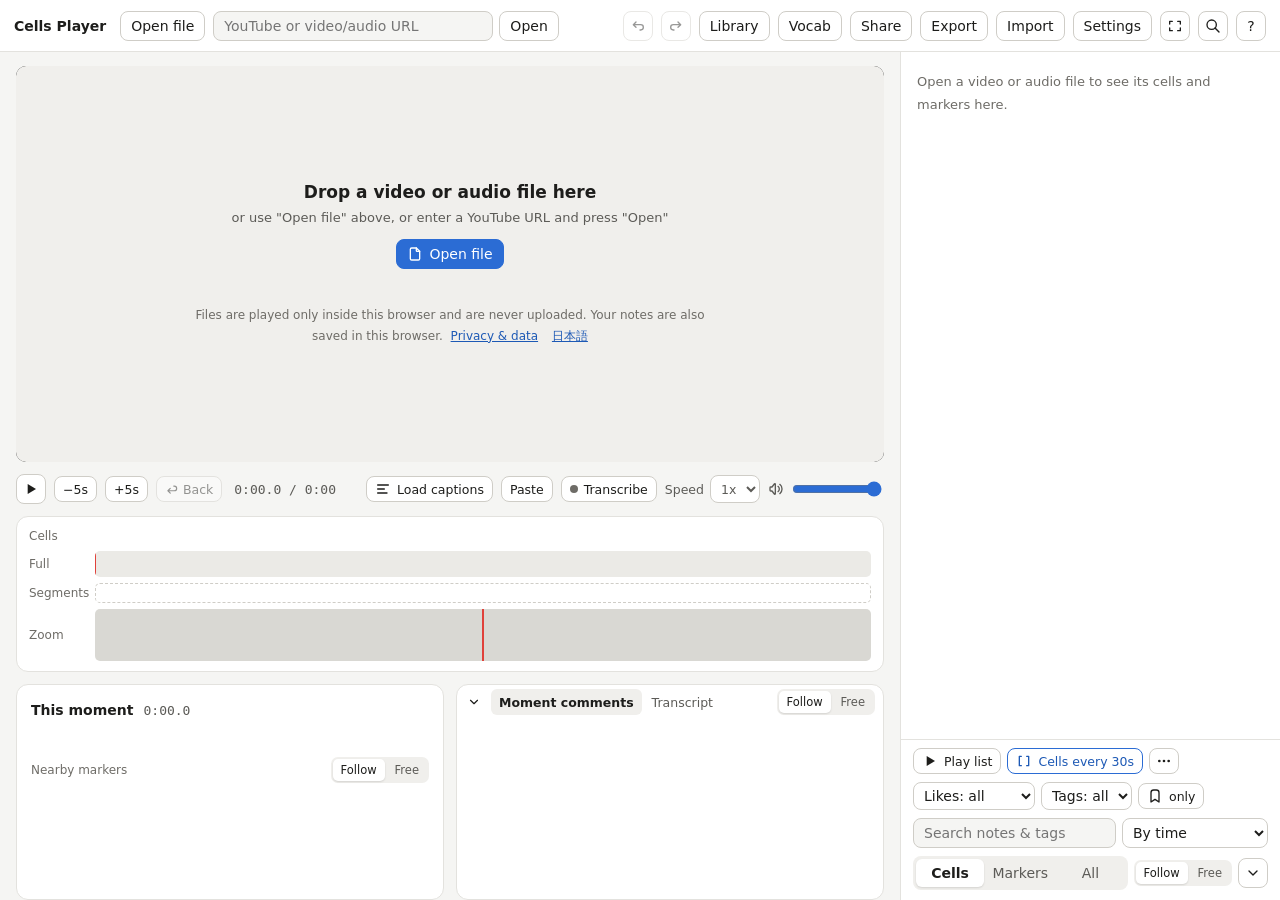
<file: index.html>
<!doctype html>
<html lang="ja">
<head>
<meta charset="utf-8">
<meta name="viewport" content="width=device-width, initial-scale=1">
<title>区間セルプレイヤー</title>
<meta name="description" content="動画・音声に目印とセル（区間）を付けて、いいね・コメント・リピート・シャドーイングで学習や鑑賞に使うプレイヤー。ファイルはブラウザの中だけで再生します。">
<link rel="manifest" href="manifest.webmanifest">
<link rel="icon" href="icons/icon.svg" type="image/svg+xml">
<link rel="apple-touch-icon" href="icons/apple-touch-icon.png">
<meta name="theme-color" content="#ffffff" media="(prefers-color-scheme: light)">
<meta name="theme-color" content="#222221" media="(prefers-color-scheme: dark)">
<script src="js/theme-boot.js"></script>
<link rel="stylesheet" href="css/style.css">
</head>
<body>
<svg width="0" height="0" style="position:absolute" aria-hidden="true">
  <defs>
    <symbol id="i-play" viewBox="0 0 24 24"><path d="M7 4.5v15l12.5-7.5z" fill="currentColor" stroke="none"/></symbol>
    <symbol id="i-pause" viewBox="0 0 24 24"><rect x="6" y="5" width="4" height="14" rx="1" fill="currentColor" stroke="none"/><rect x="14" y="5" width="4" height="14" rx="1" fill="currentColor" stroke="none"/></symbol>
    <symbol id="i-heart" viewBox="0 0 24 24"><path d="M19.5 12.572l-7.5 7.428l-7.5-7.428a5 5 0 1 1 7.5-6.566a5 5 0 1 1 7.5 6.572"/></symbol>
    <symbol id="i-bookmark" viewBox="0 0 24 24"><path d="M18 7v14l-6-4l-6 4v-14a4 4 0 0 1 4-4h4a4 4 0 0 1 4 4z"/></symbol>
    <symbol id="i-repeat" viewBox="0 0 24 24"><path d="M4 12v-3a3 3 0 0 1 3-3h13m-3-3l3 3l-3 3"/><path d="M20 12v3a3 3 0 0 1-3 3h-13m3 3l-3-3l3-3"/></symbol>
    <symbol id="i-pin" viewBox="0 0 24 24"><circle cx="12" cy="11" r="3"/><path d="M17.657 16.657l-4.243 4.243a2 2 0 0 1-2.827 0l-4.244-4.243a8 8 0 1 1 11.314 0z"/></symbol>
    <symbol id="i-trash" viewBox="0 0 24 24"><path d="M4 7h16M10 11v6M14 11v6M5 7l1 12a2 2 0 0 0 2 2h8a2 2 0 0 0 2-2l1-12M9 7v-3a1 1 0 0 1 1-1h4a1 1 0 0 1 1 1v3"/></symbol>
    <symbol id="i-x" viewBox="0 0 24 24"><path d="M18 6L6 18M6 6l12 12"/></symbol>
    <symbol id="i-chevron" viewBox="0 0 24 24"><path d="M6 9l6 6l6-6"/></symbol>
    <symbol id="i-cell" viewBox="0 0 24 24"><path d="M8 5H5v14h3M16 5h3v14h-3"/></symbol>
    <symbol id="i-music" viewBox="0 0 24 24"><circle cx="6" cy="17" r="3"/><circle cx="17" cy="15" r="3"/><path d="M9 17V5l11-2v12"/></symbol>
    <symbol id="i-comment" viewBox="0 0 24 24"><path d="M8 9h8M8 13h6M18 4a3 3 0 0 1 3 3v8a3 3 0 0 1-3 3h-5l-5 3v-3h-2a3 3 0 0 1-3-3v-8a3 3 0 0 1 3-3z"/></symbol>
    <symbol id="i-volume" viewBox="0 0 24 24"><path d="M15 8a5 5 0 0 1 0 8M17.7 5a9 9 0 0 1 0 14M6 15h-2a1 1 0 0 1-1-1v-4a1 1 0 0 1 1-1h2l3.5-4.5a.8.8 0 0 1 1.5.5v14a.8.8 0 0 1-1.5.5z"/></symbol>
    <symbol id="i-mute" viewBox="0 0 24 24"><path d="M6 15h-2a1 1 0 0 1-1-1v-4a1 1 0 0 1 1-1h2l3.5-4.5a.8.8 0 0 1 1.5.5v14a.8.8 0 0 1-1.5.5z"/><path d="M16 10l4 4m0-4l-4 4"/></symbol>
    <symbol id="i-pip" viewBox="0 0 24 24"><path d="M11 19h-6a2 2 0 0 1-2-2v-10a2 2 0 0 1 2-2h14a2 2 0 0 1 2 2v4"/><rect x="14" y="14" width="7" height="5" rx="1"/></symbol>
    <symbol id="i-undo" viewBox="0 0 24 24"><path d="M9 14l-4-4l4-4M5 10h11a4 4 0 1 1 0 8h-1"/></symbol>
    <symbol id="i-redo" viewBox="0 0 24 24"><path d="M15 14l4-4l-4-4M19 10h-11a4 4 0 1 0 0 8h1"/></symbol>
    <symbol id="i-text" viewBox="0 0 24 24"><path d="M4 6h16M4 12h10M4 18h14"/></symbol>
    <symbol id="i-next" viewBox="0 0 24 24"><path d="M4 5v14l12-7z"/><path d="M20 5v14"/></symbol>
    <symbol id="i-back" viewBox="0 0 24 24"><path d="M20 5v14l-12-7z"/><path d="M4 5v14"/></symbol>
    <symbol id="i-dots" viewBox="0 0 24 24"><circle cx="5" cy="12" r="1"/><circle cx="12" cy="12" r="1"/><circle cx="19" cy="12" r="1"/></symbol>
    <symbol id="i-palette" viewBox="0 0 24 24"><path d="M12 21a9 9 0 0 1 0-18c4.97 0 9 3.582 9 8c0 1.06-.474 2.078-1.318 2.828c-.844.75-1.989 1.172-3.182 1.172h-2.5a2 2 0 0 0-1 3.75a1.3 1.3 0 0 1-1 2.25"/><circle cx="7.5" cy="10.5" r="1"/><circle cx="12" cy="7.5" r="1"/><circle cx="16.5" cy="10.5" r="1"/></symbol>
    <symbol id="i-pencil" viewBox="0 0 24 24"><path d="M4 20h4l10.5-10.5a2.828 2.828 0 1 0-4-4l-10.5 10.5v4"/><path d="M13.5 6.5l4 4"/></symbol>
    <symbol id="i-full" viewBox="0 0 24 24"><path d="M4 9V5h4M20 9V5h-4M4 15v4h4M20 15v4h-4"/></symbol>
    <symbol id="i-full-exit" viewBox="0 0 24 24"><path d="M8 4v4H4M16 4v4h4M8 20v-4H4M16 20v-4h4"/></symbol>
    <symbol id="i-search" viewBox="0 0 24 24"><circle cx="10" cy="10" r="7"/><path d="M21 21l-6-6"/></symbol>
    <symbol id="i-jump-back" viewBox="0 0 24 24"><path d="M9 11l-4 4l4 4M5 15h11a4 4 0 0 0 0-8h-1"/></symbol>
    <symbol id="i-jump-fwd" viewBox="0 0 24 24"><path d="M15 11l4 4l-4 4M19 15h-11a4 4 0 0 1 0-8h1"/></symbol>
    <symbol id="i-scissors" viewBox="0 0 24 24"><circle cx="6" cy="7" r="3"/><circle cx="6" cy="17" r="3"/><path d="M8.6 8.6l10.4 10.4M8.6 15.4l10.4-10.4"/></symbol>
    <symbol id="i-list" viewBox="0 0 24 24"><path d="M9 6h11M9 12h11M9 18h11M4.5 6h.01M4.5 12h.01M4.5 18h.01"/></symbol>
    <symbol id="i-list-add" viewBox="0 0 24 24"><path d="M4 6h12M4 12h9M4 18h7M18 13v8M14 17h8"/></symbol>
    <symbol id="i-check" viewBox="0 0 24 24"><path d="M5 12l5 5l10-10"/></symbol>
    <symbol id="i-grip" viewBox="0 0 24 24"><path d="M9 6h.01M15 6h.01M9 12h.01M15 12h.01M9 18h.01M15 18h.01"/></symbol>
    <symbol id="i-file" viewBox="0 0 24 24"><path d="M14 3v4a1 1 0 0 0 1 1h4"/><path d="M17 21h-10a2 2 0 0 1-2-2v-14a2 2 0 0 1 2-2h7l5 5v11a2 2 0 0 1-2 2z"/></symbol>
  </defs>
</svg>

<div id="bootError" class="boot-error" data-i18n-skip>
  <div>
    このページはファイルを直接開いても動きません。<br>
    同じフォルダにある <b>start.bat</b> をダブルクリックして起動するか、公開されている URL から開いてください。
    <p lang="en">This page does not work when opened as a file.<br>
    Double-click <b>start.bat</b> in the same folder, or open the published URL.</p>
  </div>
</div>

<header class="topbar">
  <div class="brand">区間セルプレイヤー</div>
  <button id="btnOpenFile" class="btn">ファイルを開く</button>
  <form id="urlForm" class="url-form" autocomplete="off">
    <input id="urlInput" type="text" placeholder="YouTube または動画・音声の URL" spellcheck="false">
    <button class="btn" type="submit">開く</button>
  </form>
  <div class="media-title" id="mediaTitle"></div>
  <div class="spacer"></div>
  <button id="btnUndo" class="btn icon-btn" title="元に戻す (Ctrl+Z)" aria-label="元に戻す"><svg class="i" aria-hidden="true"><use href="#i-undo"/></svg></button>
  <button id="btnRedo" class="btn icon-btn" title="やり直す (Ctrl+Shift+Z)" aria-label="やり直す"><svg class="i" aria-hidden="true"><use href="#i-redo"/></svg></button>
  <button id="btnLibrary" class="btn" title="保存しているすべての動画の一覧と、メモ・コメント・字幕・単語のまとめての検索・プレイリスト (L)">ライブラリ</button>
  <button id="btnWords" class="btn" title="単語帳（W キーで、いまの字幕の言葉を追加）">単語帳</button>
  <button id="btnShare" class="btn" title="セル・コメントを入れたリンクを作って、X などで共有する">共有</button>
  <button id="btnExport" class="btn">書き出し</button>
  <button id="btnImport" class="btn" title="書き出したメモ（.cells.json）や、保存したプレイリスト（.playlist.json）を読み込みます">読み込み</button>
  <button id="btnSettings" class="btn">設定</button>
  <button id="btnFull" class="btn" title="ブラウザの上の部分も使って、アプリ全体を画面いっぱいに表示する (F)" aria-label="全画面"><svg class="i" aria-hidden="true"><use href="#i-full"/></svg><span>全画面</span></button>
  <button id="btnPalette" class="btn icon-btn" title="操作を探して実行 (Ctrl+K)" aria-label="操作を探して実行"><svg class="i" aria-hidden="true"><use href="#i-search"/></svg></button>
  <button id="btnHelp" class="btn icon-btn" title="ショートカット (?)" aria-label="ショートカット">?</button>
  <input type="file" id="fileInput" accept="video/*,audio/*,.mkv,.flac,.opus" hidden>
  <input type="file" id="importInput" accept=".json,application/json" hidden>
  <input type="file" id="playlistInput" accept=".json,application/json" hidden>
</header>

<main class="layout">
  <!-- ライブ配信のときだけ、YouTube のチャットをそのまま埋め込んで表示する -->
  <aside class="chat-col" id="chatCol" hidden aria-label="ライブチャット">
    <div class="chat-head">
      <span class="chat-title"><i class="edge-dot" aria-hidden="true"></i>ライブチャット</span>
      <span class="spacer"></span>
      <button type="button" class="btn tiny" id="btnChatReload" title="チャットを読み込み直す（YouTube にログインしたあとなど）">再読み込み</button>
      <button type="button" class="btn tiny" id="btnChatPopout" title="チャットを YouTube の別ウィンドウで開く（ここに出ないときや、投稿できないとき）">別ウィンドウ</button>
      <button type="button" class="btn tiny" id="btnChatClose" title="チャットを閉じる" aria-label="閉じる"><svg class="i" aria-hidden="true"><use href="#i-x"/></svg></button>
    </div>
    <div class="chat-frame" id="chatFrame"></div>
    <!-- X: ハッシュタグの登録・X で見る・X に投稿（X の画面は埋め込めないので、別の画面で開く） -->
    <div class="x-strip" id="xStrip">
      <!-- コピーしたあとの案内（すぐ上がチャットの入力欄） -->
      <div class="xs-note" id="xsNote" hidden></div>
      <div class="xs-row" id="xsTags"></div>
      <form class="xs-form" id="xsForm" autocomplete="off">
        <div class="xs-row">
          <span class="xs-pin" id="xsPin" hidden></span>
          <input class="field xs-input" id="xsInput" type="text" maxlength="280" aria-label="チャット・X に書く内容">
        </div>
        <div class="xs-row">
          <button type="button" class="btn tiny" id="xsLink" title="X へ送るとき、その時刻の動画へのリンクを付ける（アーカイブになったあとは、その場面から見られます）">リンク</button>
          <span class="spacer"></span>
          <button type="button" class="btn tiny" data-send="chat" title="文をコピーして、瞬間のコメントにも残す（チャットには自動では送られません）。上のチャットの入力欄をクリックして Ctrl+V → Enter で送ります">チャット用にコピー</button>
          <button type="button" class="btn tiny" data-send="x" title="ハッシュタグ入りの X の投稿画面を開く。書いた内容は、瞬間のコメントにも残ります">X へ</button>
          <button type="button" class="btn tiny" data-send="both" title="チャット用にコピーして、X の投稿画面も開く（チャットには、入力欄に貼り付けて送ります）">両方</button>
        </div>
      </form>
    </div>
    <p class="chat-note">書き込むには、このブラウザで YouTube にログインしてください。コメントは YouTube のチャット画面から、あなたのアカウントで投稿されます（このアプリはその内容を受け取りません）。</p>
  </aside>
  <section class="left">
    <!-- 動画・再生ボタン・タイムライン・いまのセルのバー（シアターの配色のときだけ、暗い帯になる） -->
    <div class="deck" id="deck">
    <!-- 動画と字幕の帯（全画面にするときは、この2つをまとめて） -->
    <div class="player" id="playerBox">
    <div class="stage" id="stage">
      <div class="stage-media" id="stageMedia"></div>
      <div class="audio-cover" id="audioCover" hidden>
        <svg class="i" aria-hidden="true"><use href="#i-music"/></svg>
        <div id="audioTitle"></div>
      </div>
      <div class="empty" id="emptyState">
        <div class="empty-main">
          <div class="empty-title">動画や音声ファイルをここにドロップ</div>
          <div class="empty-sub">または上の「ファイルを開く」、YouTube の URL を入力して「開く」</div>
          <button class="btn primary" id="btnEmptyOpen"><svg class="i" aria-hidden="true"><use href="#i-file"/></svg> ファイルを開く</button>
        </div>
        <div class="recent" id="recentList"></div>
        <div class="empty-foot">
          ファイルはこのブラウザの中だけで再生され、どこにも送信されません。メモもこのブラウザに保存されます。
          <a href="privacy.html" target="_blank" rel="noopener">プライバシーとデータの扱い</a>
          <button type="button" class="link-btn" id="btnLangSwitch"></button>
        </div>
      </div>
      <div class="caption" id="caption" hidden></div>
      <div class="loading" id="loading">読み込み中…</div>
    </div>
    <!-- YouTube のときは、プレーヤーの上に重ねず、この帯に字幕を出す -->
    <div class="caption-bar" id="captionBar" hidden></div>
    </div>

    <div class="controls">
      <button id="btnPlay" class="btn icon-btn" title="再生 / 一時停止 (Space)" aria-label="再生"><svg class="i" aria-hidden="true"><use href="#i-play"/></svg></button>
      <button id="btnBack" class="btn small" title="5秒戻る (←)">−5秒</button>
      <button id="btnFwd" class="btn small" title="5秒進む (→)">+5秒</button>
      <button id="btnJumpBack" class="btn small jump-btn" disabled title="大きく移動したときに、移動する前の位置に戻ります (Backspace)"><svg class="i" aria-hidden="true"><use href="#i-jump-back"/></svg><span>戻る</span></button>
      <button id="btnJumpFwd" class="btn small jump-btn" hidden><span>進む</span><svg class="i" aria-hidden="true"><use href="#i-jump-fwd"/></svg></button>
      <span class="time" id="timeText">0:00.0 / 0:00</span>
      <button id="btnLiveEdge" class="btn small live-edge" hidden><i class="edge-dot" aria-hidden="true"></i><span>ライブ</span></button>
      <button id="btnLiveChat" class="btn small" hidden title="YouTube のライブチャットを表示する / 隠す">チャット</button>
      <span class="spacer"></span>
      <span class="badge" id="modeBadge" hidden>YouTube（軽量モード）</span>
      <button id="btnLiveSync" class="btn small" hidden title="ライブ中に付けた目印・セルの時刻を、アーカイブに合わせる">ライブの記録を合わせる</button>
      <button id="btnCC" class="btn small" title="字幕・文字起こしを読み込む（.srt / .vtt / JSON）"><svg class="i" aria-hidden="true"><use href="#i-text"/></svg><span id="ccLabel">字幕を読み込む</span></button>
      <select id="capMode" class="cap-mode" hidden title="字幕が2つあるときの出し方（両方・片方だけ）" aria-label="字幕の出し方"></select>
      <button id="btnTxPaste" class="btn small" title="YouTube の「文字起こしを表示」などからコピーした文字を貼り付けて読み込む（Ctrl+V でも開きます）">貼り付け</button>
      <button id="btnLive" class="btn small live-btn"><i class="live-dot" aria-hidden="true"></i><span>音声認識</span></button>
      <input type="file" id="txInput" accept=".srt,.vtt,.json,.txt" hidden>
      <label class="ctl">速度 <select id="rateSelect"><option value="1">1x</option></select></label>
      <label class="ctl" title="音量"><svg class="i" aria-hidden="true"><use href="#i-volume"/></svg><input type="range" id="volume" min="0" max="1" step="0.05" value="1"></label>
    </div>

    <div class="timeline" id="timeline">
      <div class="tl-row"><span class="tl-label">セル</span><div class="tl-lanes" id="tlLanes"></div></div>
      <div class="tl-row"><span class="tl-label">全体</span><div class="tl-track tl-main" id="tlMain"></div></div>
      <div class="tl-row"><span class="tl-label">区間</span><div class="tl-track tl-segs" id="tlSegs"></div></div>
      <div class="tl-row"><span class="tl-label">拡大</span><div class="tl-track tl-zoom" id="tlZoom"></div></div>
    </div>

    <!-- いまのセル（再生位置にあるセル）の操作 -->
    <div class="cell-bar" id="cellBar" hidden></div>
    </div>

    <div class="live-sync-card" id="liveSyncCard" hidden></div>
    <div class="practice-card" id="practiceCard" hidden></div>

    <div class="lower-row" id="lowerRow">
    <div class="moment" id="moment">
      <div class="moment-head">
        <span class="moment-title">この瞬間</span>
        <span class="moment-time" id="momentTime">0:00.0</span>
        <span class="target-chip" id="targetChip"></span>
      </div>
      <div class="moment-actions">
        <div class="group">
          <button id="btnMarkNow" class="btn" title="いまの位置に目印 (M)"><svg class="i" aria-hidden="true"><use href="#i-pin"/></svg> 目印 <kbd>M</kbd></button>
          <span id="offsetButtons" class="group"></span>
        </div>
        <div class="group" id="likeButtons">
          <button class="btn like-btn" data-lv="1" title="いいね 1 (1)"><span class="hearts"><svg class="i h on" aria-hidden="true"><use href="#i-heart"/></svg></span></button>
          <button class="btn like-btn" data-lv="2" title="いいね 2 (2)"><span class="hearts"><svg class="i h on" aria-hidden="true"><use href="#i-heart"/></svg><svg class="i h on" aria-hidden="true"><use href="#i-heart"/></svg></span></button>
          <button class="btn like-btn" data-lv="3" title="いいね 3 (3)"><span class="hearts"><svg class="i h on" aria-hidden="true"><use href="#i-heart"/></svg><svg class="i h on" aria-hidden="true"><use href="#i-heart"/></svg><svg class="i h on" aria-hidden="true"><use href="#i-heart"/></svg></span></button>
        </div>
        <button class="btn icon-btn" id="btnMomentBm" title="ブックマーク (B)" aria-label="ブックマーク"><svg class="i" aria-hidden="true"><use href="#i-bookmark"/></svg></button>
        <span class="spacer"></span>
        <button class="btn" id="btnMakeCellLeft" title="いま付けた目印（目印を選んでいなければ、再生位置の直前の目印）の左の区間を、セルにする (Shift+Enter)"><svg class="i" aria-hidden="true"><use href="#i-cell"/></svg> 左の区間をセル化 <kbd>Shift+Enter</kbd></button>
        <button class="btn" id="btnMakeCell" title="いまいる区間（前後の目印の間）をセルにする (Enter)"><svg class="i" aria-hidden="true"><use href="#i-cell"/></svg> 区間をセル化 <kbd>Enter</kbd></button>
      </div>
      <div class="quick-row">
        <select id="presetSetSelect" title="よく使うコメントのセットを切り替え"></select>
        <span id="quickButtons" class="quick-buttons"></span>
        <button class="btn icon-btn" id="btnEditPresets" title="よく使うコメントを編集" aria-label="よく使うコメントを編集"><svg class="i" aria-hidden="true"><use href="#i-pencil"/></svg></button>
      </div>
      <div class="comment-row">
        <button class="btn" id="btnCommentMark" title="いまの瞬間を固定してコメントを書く (C)"><svg class="i" aria-hidden="true"><use href="#i-comment"/></svg> ここにコメント <kbd>C</kbd></button>
        <span class="pin-chip" id="pinChip" hidden></span>
        <input id="commentInput" class="field comment-input" type="text" placeholder="コメント（Enter で保存、Esc で取り消し）" autocomplete="off">
      </div>
      <div class="hint" id="momentHint"></div>
      <div class="feed-head">
        <span>前後の目印</span>
        <span class="spacer"></span>
        <div class="mlist-sync" id="feedSync" role="group" aria-label="目印の一覧と再生の連動">
          <button type="button" data-sync="1" title="再生位置に合わせてスクロールする">連動</button>
          <button type="button" data-sync="0" title="自由にスクロールする">連動しない</button>
        </div>
      </div>
      <div class="feed" id="feed"></div>
    </div>
    </div>
  </section>

  <aside class="sidebar">
    <!-- いまのカード: いま見ている場面の操作をまとめる（設定で前の配置にも戻せる） -->
    <section class="now-card" id="nowCard" aria-label="いまのカード" hidden>
      <div class="nc-head">
        <button type="button" class="nc-btn" id="ncPlay" data-nc="play" title="再生 / 一時停止 (Space)" aria-label="再生"><svg class="i" aria-hidden="true"><use href="#i-play"/></svg></button>
        <button type="button" class="nc-btn" data-nc="back5" title="5秒戻る (←)">−5秒</button>
        <button type="button" class="nc-btn" data-nc="fwd5" title="5秒進む (→)">+5秒</button>
        <button type="button" class="nc-btn" id="ncJump" data-nc="jump" title="大きく移動したときに、移動する前の位置に戻ります (Backspace)" disabled><svg class="i" aria-hidden="true"><use href="#i-jump-back"/></svg><span>戻る</span></button>
        <span class="nc-summary" id="ncSummary"></span>
        <span class="spacer"></span>
        <span class="nc-time" id="ncTime">0:00.0</span>
        <button type="button" class="nc-btn nc-fold" id="ncFold" data-nc="fold" title="たたむ" aria-label="たたむ / ひらく" aria-expanded="true"><svg class="i" aria-hidden="true"><use href="#i-chevron"/></svg></button>
      </div>
      <div class="nc-body">
        <div class="nc-cell" id="ncCell"></div>
        <div class="nc-moment">
          <div class="nc-target" id="ncTarget"></div>
          <div class="nc-row">
            <button type="button" class="nc-btn" data-nc="mark" title="いまの位置に目印 (M)"><svg class="i" aria-hidden="true"><use href="#i-pin"/></svg>目印<kbd>M</kbd></button>
            <span class="nc-group" id="ncOffsets"></span>
            <button type="button" class="nc-btn nc-like" data-nc="mlike" data-lv="1" title="いいね 1 (1)" aria-label="いいね 1"><span class="hearts"><svg class="i h on" aria-hidden="true"><use href="#i-heart"/></svg></span></button>
            <button type="button" class="nc-btn nc-like" data-nc="mlike" data-lv="2" title="いいね 2 (2)" aria-label="いいね 2"><span class="hearts"><svg class="i h on" aria-hidden="true"><use href="#i-heart"/></svg><svg class="i h on" aria-hidden="true"><use href="#i-heart"/></svg></span></button>
            <button type="button" class="nc-btn nc-like" data-nc="mlike" data-lv="3" title="いいね 3 (3)" aria-label="いいね 3"><span class="hearts"><svg class="i h on" aria-hidden="true"><use href="#i-heart"/></svg><svg class="i h on" aria-hidden="true"><use href="#i-heart"/></svg><svg class="i h on" aria-hidden="true"><use href="#i-heart"/></svg></span></button>
            <button type="button" class="nc-btn" id="ncBm" data-nc="mbm" title="ブックマーク (B)" aria-label="ブックマーク"><svg class="i" aria-hidden="true"><use href="#i-bookmark"/></svg></button>
          </div>
          <!-- よく使うコメント: 左に 3つ×2段、右の上でセットの切り替え、下で登録 -->
          <div class="nc-tag-grid">
            <span class="nc-tags" id="ncTags"></span>
            <select id="ncSet" title="よく使うコメントのセットを切り替え" aria-label="よく使うコメントのセット"></select>
            <button type="button" class="nc-btn nc-reg" data-nc="editTags" title="よく使うコメントを登録・編集"><svg class="i" aria-hidden="true"><use href="#i-pencil"/></svg><span data-i18n="登録（よく使うコメント）">登録</span></button>
          </div>
        </div>
        <div class="nc-comment">
          <div class="nc-input-row">
            <input id="ncInput" class="field nc-input" type="text" placeholder="コメントを書く（Enter で このセルに・C で書き始め）" autocomplete="off" aria-label="コメント">
            <label class="nc-pause" title="書いている間は一時停止する"><input type="checkbox" id="ncPause" aria-label="書いている間は一時停止する"><svg class="i" aria-hidden="true"><use href="#i-pause"/></svg></label>
          </div>
          <div class="nc-row">
            <span class="nc-pin" id="ncPin"></span>
            <span class="spacer"></span>
            <button type="button" class="nc-btn" id="ncToMoment" title="この瞬間（目印）にコメントする (Shift+Enter)">この瞬間に</button>
            <button type="button" class="nc-btn primary" id="ncToCell" title="このセルにコメントする (Enter)"><span>このセルに</span><kbd>Enter</kbd></button>
          </div>
        </div>
        <div class="hint nc-hint" id="ncHint"></div>
      </div>
    </section>
    <div class="side-head">
      <div class="side-tabs-row">
      <div class="tabs" id="sideTabs" role="tablist">
        <button class="tab" data-tab="cells" role="tab">セル</button>
        <button class="tab" data-tab="markers" role="tab" data-i18n="目印（タブ）">目印</button>
        <button class="tab" data-tab="all" role="tab">すべて</button>
      </div>
      <div class="mlist-sync side-sync" id="sideSync" role="group" aria-label="セルの一覧と再生の連動">
        <button type="button" data-sync="1" title="再生位置のセルを、一覧の一番上（いまのカードのすぐ下）へ自動で送る">連動</button>
        <button type="button" data-sync="0" title="一覧を自由にスクロールする（自動では動かさない）">連動しない</button>
      </div>
      <button type="button" class="btn icon-btn side-fold" id="btnSideFold" title="検索・絞り込み・連続再生をたたむ（セルの一覧を広く）" aria-label="検索・絞り込み・連続再生をたたむ" aria-expanded="true"><svg class="i" aria-hidden="true"><use href="#i-chevron"/></svg></button>
      </div>
      <div class="side-search">
        <input id="sideSearch" type="search" class="field" placeholder="メモ・コメント・タグを検索" autocomplete="off">
        <select id="sideSort" title="並び順">
          <option value="time">時間順</option>
          <option value="like">いいねが多い順</option>
          <option value="new">作った順（新しい順）</option>
          <option value="comments">コメントが多い順</option>
        </select>
      </div>
      <div class="side-filters">
        <select id="filterLike" title="いいねで絞り込み">
          <option value="0">いいね: すべて</option>
          <option value="1">いいね 1 以上</option>
          <option value="2">いいね 2 以上</option>
          <option value="3">いいね 3 のみ</option>
        </select>
        <select id="filterTag" title="よく使うコメント（タグ）で絞り込み"><option value="">タグ: すべて</option></select>
        <button class="btn small" id="filterBm" title="ブックマークしたものだけ表示"><svg class="i" aria-hidden="true"><use href="#i-bookmark"/></svg> のみ</button>
      </div>
      <div class="side-digest">
        <button class="btn small" id="btnDigest" title="いま一覧に並んでいるセル・目印を、上から順に続けて再生します（絞り込み・検索・並び順がそのまま使われます）"><svg class="i" aria-hidden="true"><use href="#i-play"/></svg> 一覧を連続再生</button>
        <button class="btn small grid-quick" id="btnGridQuick"><svg class="i" aria-hidden="true"><use href="#i-cell"/></svg><span></span></button>
        <button class="btn small icon-btn" id="btnGridCells" title="長さを選んで、等間隔でセル化" aria-label="長さを選んで、等間隔でセル化"><svg class="i" aria-hidden="true"><use href="#i-dots"/></svg></button>
        <span class="spacer"></span>
        <span class="count" id="sideCount"></span>
      </div>
      <div class="digest-bar" id="digestBar" hidden></div>
      <div class="repeat-bar" id="repeatBar" hidden></div>
      <div class="share-bar" id="shareBar" hidden></div>
    </div>
    <div class="side-list" id="sideList"></div>
    <section class="mlist" id="momentList" aria-label="瞬間のコメント">
      <div class="mlist-head">
        <button class="mlist-title" id="mlistToggle" aria-expanded="true" title="開く / 閉じる" aria-label="開く / 閉じる">
          <svg class="i" aria-hidden="true"><use href="#i-chevron"/></svg>
        </button>
        <div class="mlist-tabs" role="tablist">
          <button data-mode="comments" role="tab">瞬間のコメント<span class="mlist-count" data-count="comments"></span></button>
          <button data-mode="transcript" role="tab">文字起こし<span class="mlist-count" data-count="transcript"></span></button>
        </div>
        <span class="spacer"></span>
        <div class="mlist-sync" role="group" aria-label="再生との連動">
          <button data-sync="1" title="再生位置に合わせてスクロールする">連動</button>
          <button data-sync="0" title="自由にスクロールする">連動しない</button>
        </div>
      </div>
      <div class="mlist-tools" id="mlistTools">
        <button data-tool="shadow" title="1行ずつ再生して止まるので、そのあいだに同じように声に出す練習"><svg class="i" aria-hidden="true"><use href="#i-repeat"/></svg>シャドーイング</button>
        <button data-tool="dictation" title="字幕を隠して1行ずつ再生し、聞こえたとおりに入力して答え合わせする練習"><svg class="i" aria-hidden="true"><use href="#i-pencil"/></svg>ディクテーション</button>
        <span class="spacer"></span>
        <button data-tool="tools" title="書き出し（.srt / .vtt / テキスト）・時刻のずれの補正・自動でセルにする"><svg class="i" aria-hidden="true"><use href="#i-dots"/></svg>ツール</button>
      </div>
      <div class="mlist-body" id="mlistBody"></div>
    </section>
  </aside>
</main>

<div class="drop-hint" id="dropHint" hidden><div>ここにドロップして開く</div></div>
<div class="toast" id="toast" hidden></div>

<dialog id="settingsDialog">
  <form method="dialog" id="settingsForm" class="dialog-body">
    <h2>設定</h2>
    <label class="set-row">
      <span>表示の言語 / Language<small>切り替えるとページを読み込み直します</small></span>
      <select name="lang" data-i18n-skip>
        <option value="ja">日本語</option>
        <option value="en">English</option>
      </select>
    </label>
    <!-- 配色: 選んでいる間は画面に当てて見せ、保存しなければ元に戻す（js/theme.js） -->
    <fieldset class="theme-set" id="themeSet">
      <legend class="theme-legend">配色<small>「OSに合わせる」は OS のライト・ダークに合わせます。ほかを選ぶと、OS の設定と関係なくその配色になります（Ctrl+K の「配色: …」でも切り替えられます）</small></legend>
      <div class="theme-picker" id="themePicker"></div>
      <label class="set-row check">
        <input name="themeSchedule" type="checkbox">
        <span>時間帯で配色を切り替える<small>昼と夜で別の配色にします（オンの間は、上で選んだ配色の代わりに使います）</small></span>
      </label>
      <div class="theme-schedule" id="themeSchedule">
        <span class="ts-label">昼の配色</span><select name="themeDay" aria-label="昼の配色"></select><span class="ts-label">始まり</span><input class="field ts-time" name="dayStart" type="time" aria-label="昼の始まり">
        <span class="ts-label">夜の配色</span><select name="themeNight" aria-label="夜の配色"></select><span class="ts-label">始まり</span><input class="field ts-time" name="nightStart" type="time" aria-label="夜の始まり">
      </div>
      <div class="set-row wide">
        <span>アクセントの色<small>ボタン・選んでいる物・再生した範囲の色です（いちばん左は配色の色のまま）</small></span>
        <span class="accent-picker" id="accentPicker" role="radiogroup" aria-label="アクセントの色"></span>
      </div>
      <label class="set-row check">
        <input name="ambient" type="checkbox">
        <span>動画のまわりを動画の色にする（アンビエント）<small>動画の左右の色を、動画の黒い余白と下にうすくにじませます。YouTube の動画は、サムネイルの色を使います（読めないときは出ません）。別のサイトに置いた URL の動画では出ません</small></span>
      </label>
    </fieldset>
    <label class="set-row">
      <span>少し前に付ける目印（秒）<small>カンマ区切り、最大5つ</small></span>
      <input class="field" name="offsets" type="text">
    </label>
    <label class="set-row">
      <span>近くの目印をまとめる範囲（秒）<small>この範囲に目印があれば新しく作らない</small></span>
      <input class="field" name="mergeWindow" type="number" min="0" max="10" step="0.5">
    </label>
    <label class="set-row">
      <span>目印を「対象」にしておく範囲（秒）<small>作った目印から再生位置がこれ以上離れると外れる</small></span>
      <input class="field" name="targetRange" type="number" min="2" max="120" step="1">
    </label>
    <label class="set-row">
      <span>「少し前から」で戻る秒数<small>瞬間のコメントや目印・セルに少し前から移動するとき</small></span>
      <input class="field" name="leadIn" type="number" min="1" max="30" step="1">
    </label>
    <label class="set-row">
      <span>連続再生で目印のあと再生する秒数<small>目印は「少し前から」の秒数だけ前から、ここまで再生します</small></span>
      <input class="field" name="momentClip" type="number" min="1" max="60" step="1">
    </label>
    <label class="set-row">
      <span>拡大ストリップの表示範囲</span>
      <select name="zoomRange">
        <option value="15">前後 15 秒</option>
        <option value="30">前後 30 秒</option>
        <option value="60">前後 60 秒</option>
        <option value="120">前後 120 秒</option>
      </select>
    </label>
    <div class="set-row wide">
      <span>字幕・文字起こし<small id="txInfo">読み込んでいません</small></span>
      <span class="set-actions">
        <button type="button" class="btn small" id="btnTxReload">読み込む</button>
        <button type="button" class="btn small" id="btnTxPaste2">貼り付け</button>
        <button type="button" class="btn small" id="btnLiveHelp">音声認識</button>
        <button type="button" class="btn small danger" id="btnTxRemove">外す</button>
      </span>
    </div>
    <div class="set-row wide">
      <span>2つめの字幕（訳など）<small id="tx2Info">読み込んでいません</small><small>日本語と英語のように、1つめと並べて表示します。練習・セルの文字起こし・字幕の編集は1つめで行います</small></span>
      <span class="set-actions">
        <button type="button" class="btn small" id="btnTx2Load">読み込む</button>
        <button type="button" class="btn small" id="btnTxSwap" title="1つめと2つめを入れ替えます（練習や編集を、もう片方の字幕で行いたいとき）">1つめと入れ替える</button>
        <button type="button" class="btn small danger" id="btnTx2Remove">外す</button>
      </span>
      <input type="file" id="tx2Input" accept=".srt,.vtt,.json,.txt" hidden>
    </div>
    <label class="set-row check">
      <input name="liveChat" type="checkbox">
      <span>ライブ配信のときは、YouTube のチャットを左に表示する<small>チャットに書き込むには、このブラウザで YouTube にログインしておきます（再生ボタンの並びの「チャット」でも切り替えられます）</small></span>
    </label>
    <label class="set-row check">
      <input name="captions" type="checkbox">
      <span>動画の上に字幕を表示する<small>外すと、字幕・文字起こし・音声認識の文字は右下の「文字起こし」やセルの中だけに出ます（T キーや「字幕」ボタンでも切り替えられます）</small></span>
    </label>
    <div class="set-row wide">
      <span>保存場所<small id="storageInfo"></small></span>
    </div>
    <label class="set-row check">
      <input name="splitSnap" type="checkbox">
      <span>セルを分けるとき、字幕の行の切れ目に合わせる<small>字幕があるとき、分ける位置の前後1秒以内に行と行の切れ目があれば、そこで分けます（声の途中で切れにくくなります）</small></span>
    </label>
    <label class="set-row">
      <span>等間隔でセル化の長さ（秒）<small>「30秒ごとに全部セル化」のボタンで、動画の最初から最後までをこの長さのセルに区切ります</small></span>
      <input class="field" name="gridSec" type="number" min="1" max="3600" step="1">
    </label>
    <label class="set-row">
      <span>タイムラインのメニューの出る位置<small>セルや目印をクリックしたときのメニューです。「いつも下」にすると動画にかぶらず、入りきらない分はメニューの中でスクロールします（メニューの一番下でも切り替えられます）</small></span>
      <select name="tlMenuPos">
        <option value="auto">自動（下に入らないときは上）</option>
        <option value="below">いつも下（動画にかぶらない）</option>
      </select>
    </label>
    <label class="set-row check">
      <input name="autoCellLeft" type="checkbox">
      <span>目印を付けたら、その左の区間をセルにする<small>M や −N秒 で目印を付けるたびに、ひとつ前の目印（なければ先頭）から付けた目印までがセルになります。オフでも Shift+Enter や「左の区間をセル化」でできます</small></span>
    </label>
    <label class="set-row">
      <span>操作の置き場所<small>「右のいまのカード」は、いま見ている場面の操作を右のサイドバーの先頭にまとめます</small></span>
      <select name="opsLayout">
        <option value="card">右のいまのカード</option>
        <option value="classic">左の「この瞬間」（前の配置）</option>
      </select>
    </label>
    <label class="set-row check">
      <input name="cardAutoFold" type="checkbox">
      <span>一覧をスクロールしたら、いまのカードを自動でたたむ<small>一覧の先頭に戻ると開きます。たたむ・ひらくは、カードの右上のボタンでもできます</small></span>
    </label>
    <label class="set-row check">
      <input name="pauseOnComment" type="checkbox">
      <span>コメントを書いている間は一時停止する<small>オフなら、書いている間も再生は止まりません（いまのカードの入力欄の横の ⏸ ボタンでも切り替えられます）</small></span>
    </label>
    <label class="set-row check">
      <input name="resumeAfterComment" type="checkbox">
      <span>コメントを送信・取り消ししたら再生を再開する<small>書いている間に一時停止したときだけ</small></span>
    </label>
    <div class="dialog-foot">
      <button class="btn primary" value="save">保存</button>
      <button class="btn" value="cancel">キャンセル</button>
    </div>
  </form>
</dialog>

<dialog id="presetDialog">
  <form method="dialog" id="presetForm" class="dialog-body">
    <h2>よく使うコメント</h2>
    <div class="preset-sets">
      <select name="set" title="編集するセット"></select>
      <button type="button" class="btn small" id="btnAddSet">セットを追加</button>
      <button type="button" class="btn small danger" id="btnDelSet">このセットを削除</button>
    </div>
    <label class="set-row">
      <span>セットの名前</span>
      <input class="field" name="setName" type="text" autocomplete="off">
    </label>
    <div class="preset-grid">
      <label><kbd>4</kbd><input class="field" data-item type="text" autocomplete="off"></label>
      <label><kbd>5</kbd><input class="field" data-item type="text" autocomplete="off"></label>
      <label><kbd>6</kbd><input class="field" data-item type="text" autocomplete="off"></label>
      <label><kbd>7</kbd><input class="field" data-item type="text" autocomplete="off"></label>
      <label><kbd>8</kbd><input class="field" data-item type="text" autocomplete="off"></label>
      <label><kbd>9</kbd><input class="field" data-item type="text" autocomplete="off"></label>
    </div>
    <p class="dialog-note">名前を変えると、それ以降は別のタグとして記録されます。すでに付けた目印は元の名前のまま残ります。空欄のボタンは使われません。</p>
    <div class="dialog-msg" id="presetMsg"></div>
    <div class="dialog-foot">
      <button class="btn primary" value="save">保存</button>
      <button class="btn" value="cancel">キャンセル</button>
    </div>
  </form>
</dialog>

<!-- タイムラインをクリックしたときのメニュー（区間・目印・セル） -->
<div class="tl-menu" id="tlMenu" role="dialog" aria-label="タイムラインのメニュー" hidden></div>
<div class="color-pop" id="colorPop" role="dialog" aria-label="セルの色" hidden></div>

<dialog id="paletteDialog" class="palette-dialog">
  <form method="dialog" class="palette-body">
    <input id="paletteInput" class="field palette-input" type="search" placeholder="操作を探す（例: 分割、字幕、リピート）" autocomplete="off" aria-label="操作を探す">
    <div class="palette-list" id="paletteList" role="listbox"></div>
    <div class="palette-foot">↑↓ で選ぶ・Enter で実行・Esc で閉じる</div>
  </form>
</dialog>

<dialog id="gridDialog">
  <form method="dialog" id="gridForm" class="dialog-body">
    <h2>等間隔でセル化</h2>
    <p class="dialog-note">動画の最初から最後まで、同じ長さのセルに区切ります。すでにある同じ範囲のセルは作りません。作ったあと Ctrl+Z で、まとめて元に戻せます。</p>
    <div class="grid-row">
      <span class="grid-label">長さ</span>
      <div class="seg" role="group" aria-label="長さ">
        <button type="button" data-sec="15">15秒</button>
        <button type="button" data-sec="30">30秒</button>
        <button type="button" data-sec="60">1分</button>
        <button type="button" data-sec="120">2分</button>
        <button type="button" data-sec="300">5分</button>
      </div>
      <label class="grid-custom"><input class="field num" name="sec" type="number" min="1" max="3600" step="1"> 秒</label>
    </div>
    <label class="check-inline" id="gridMergeRow"><input type="checkbox" name="merge"> <span id="gridMergeText"></span></label>
    <p class="grid-msg" id="gridMsg"></p>
    <div class="dialog-foot">
      <button class="btn primary" value="make">セルを作る</button>
      <button class="btn" value="cancel">キャンセル</button>
    </div>
  </form>
</dialog>

<dialog id="trackDialog">
  <form method="dialog" class="dialog-body">
    <h2>字幕の読み込み</h2>
    <p class="dialog-note" id="trackMsg"></p>
    <div class="dialog-foot">
      <button class="btn primary" value="second">2つめの字幕として並べて出す</button>
      <button class="btn" value="replace">いまの字幕と置き換える</button>
      <button class="btn" value="cancel">キャンセル</button>
    </div>
  </form>
</dialog>

<dialog id="pasteDialog">
  <form method="dialog" id="pasteForm" class="dialog-body">
    <h2>文字起こしを貼り付け</h2>
    <p class="dialog-note">
      YouTube の場合: 動画の説明欄の下にある「文字起こしを表示」を押し、出てきた一覧（「0:05」のような時刻つき）を選んでコピーして、ここに貼り付けます。
      時刻が表示されていないときは、一覧の「︙」から「タイムスタンプを表示」にしてください。.srt や .vtt の中身をそのまま貼っても読み込めます。
    </p>
    <textarea class="field paste-area" name="text" rows="10" placeholder="0:00&#10;こんにちは。今日は…&#10;0:05&#10;…" spellcheck="false"></textarea>
    <div class="paste-preview" id="pastePreview"></div>
    <div class="dialog-foot">
      <button class="btn primary" value="load">読み込む</button>
      <button class="btn" value="cancel">キャンセル</button>
    </div>
  </form>
</dialog>

<dialog id="liveDialog">
  <form method="dialog" id="liveForm" class="dialog-body">
    <h2>音声認識の準備</h2>
    <p class="dialog-note live-note" data-i18n-html="liveNote">
      Chrome の音声認識は<b>マイクの音</b>を聞いて文字にします。流れている動画や音声を文字起こしするには、<b>PC の音をマイクとして入力する</b>設定をします。
    </p>
    <ol class="live-steps" data-i18n-html="liveSteps">
      <li>Windows の「設定」→「システム」→「サウンド」→「その他のサウンド設定」を開き、「録音」タブの <b>ステレオ ミキサー</b> を右クリックして「有効」にします（表示されないときは、空いている所を右クリックして「無効なデバイスの表示」）。</li>
      <li>このページの最初の開始で、マイクの使用を「許可」します。</li>
      <li>アドレスバー右のマイクのアイコン（またはサイトの設定）で、マイクを <b>ステレオ ミキサー</b> に切り替えます。</li>
    </ol>
    <p class="dialog-note">
      ステレオ ミキサーがない PC では、仮想オーディオ機器（VB-Audio Virtual Cable など）で同じことができます。普通のマイクのままでも、スピーカーの音を拾って認識できます（精度は下がります）。
      YouTube の音声も同じように文字起こしできます。
    </p>
    <p class="dialog-note live-warn">音声は Google のサーバーに送られて認識されます。インターネット接続が必要です。句読点は付きません。</p>
    <label class="set-row">
      <span>認識する言語</span>
      <select name="lang">
        <option value="ja-JP">日本語</option>
        <option value="en-US">英語（アメリカ）</option>
        <option value="en-GB">英語（イギリス）</option>
        <option value="zh-CN">中国語（簡体）</option>
        <option value="ko-KR">韓国語</option>
        <option value="fr-FR">フランス語</option>
        <option value="de-DE">ドイツ語</option>
        <option value="es-ES">スペイン語</option>
      </select>
    </label>
    <div class="dialog-foot">
      <button class="btn primary" value="start">音声認識を始める</button>
      <button class="btn" value="cancel">閉じる</button>
    </div>
  </form>
</dialog>

<dialog id="helpDialog">
  <form method="dialog" class="dialog-body">
    <h2>ショートカット</h2>
    <table class="keys" data-i18n-html="helpKeys">
      <tr><td><kbd>Space</kbd></td><td>再生 / 一時停止</td></tr>
      <tr><td><kbd>←</kbd> <kbd>→</kbd></td><td>5秒戻る / 進む（<kbd>Shift</kbd> で1秒）</td></tr>
      <tr><td><kbd>,</kbd> <kbd>.</kbd></td><td>コマ送り（ローカルファイルのみ）</td></tr>
      <tr><td><kbd>M</kbd></td><td>いまの位置に目印</td></tr>
      <tr><td><kbd>1</kbd> <kbd>2</kbd> <kbd>3</kbd></td><td>この瞬間にいいね（同じ段階をもう一度で解除）</td></tr>
      <tr><td><kbd>4</kbd> 〜 <kbd>9</kbd></td><td>よく使うコメント（もう一度で外す）</td></tr>
      <tr><td><kbd>B</kbd></td><td>この瞬間をブックマーク</td></tr>
      <tr><td><kbd>C</kbd></td><td>コメントマーク（いまの瞬間を固定してコメントを書く。Enter で保存、Esc で取り消し）</td></tr>
      <tr><td><kbd>Enter</kbd></td><td>いまいる区間をセルにする</td></tr>
      <tr><td><kbd>Shift</kbd>+<kbd>Enter</kbd></td><td>いま付けた目印の左の区間（ひとつ前の目印〜その目印）をセルにする</td></tr>
      <tr><td><kbd>S</kbd></td><td>再生位置でセルを2つに分ける（メモ・いいね・コメントは前のセルに残ります）</td></tr>
      <tr><td><kbd>Shift</kbd>+クリック</td><td>タイムラインのセル・全体・拡大の段で、その位置でセルを分ける（Shift を押していると、分ける位置に ✂ が出ます）</td></tr>
      <tr><td><kbd>Ctrl</kbd>+<kbd>K</kbd></td><td>操作の一覧（探して実行）</td></tr>
      <tr><td><kbd>F</kbd></td><td>全画面（ブラウザの上の部分も使って、アプリ全体を画面いっぱいに）／やめる</td></tr>
      <tr><td><kbd>Backspace</kbd></td><td>大きく移動したときに、移動する前の位置に戻る（<kbd>Shift</kbd>+<kbd>Backspace</kbd> で進む）</td></tr>
      <tr><td><kbd>R</kbd></td><td>再生位置のセルをリピート / 停止</td></tr>
      <tr><td><kbd>P</kbd></td><td>再生位置のセルを小窓で再生 / 閉じる（本体とは別に、その区間だけをくり返す）</td></tr>
      <tr><td><kbd>T</kbd></td><td>字幕の表示 / 非表示（読み込んでいなければ読み込む）</td></tr>
      <tr><td><kbd>Ctrl</kbd> + <kbd>V</kbd></td><td>コピーした文字起こしを貼り付けて読み込む</td></tr>
      <tr><td><kbd>W</kbd></td><td>単語帳に追加（選んでいる文字と、いまの字幕の行が入ります）</td></tr>
      <tr><td><kbd>L</kbd></td><td>ライブラリ（すべての動画の一覧と、まとめての検索・プレイリスト）</td></tr>
      <tr><td><kbd>[</kbd> <kbd>]</kbd></td><td>前 / 次の目印へ</td></tr>
      <tr><td><kbd>Ctrl</kbd> + <kbd>←</kbd> <kbd>→</kbd></td><td>対象の目印を 0.1 秒ずつ動かす</td></tr>
      <tr><td><kbd>Delete</kbd></td><td>対象の目印を削除</td></tr>
      <tr><td><kbd>Esc</kbd></td><td>対象の目印を外す</td></tr>
      <tr><td><kbd>Ctrl</kbd> + <kbd>Z</kbd></td><td>元に戻す（<kbd>Shift</kbd> 付きでやり直す）</td></tr>
    </table>
    <h3 class="help-sub">文字起こし（右下の「文字起こし」タブ）</h3>
    <table class="keys" data-i18n-html="helpTx">
      <tr><td>行をクリック</td><td>移動・コメント・編集・単語帳・削除</td></tr>
      <tr><td><kbd>Shift</kbd> + クリック</td><td>範囲を選んで「セルにする」</td></tr>
      <tr><td>シャドーイング</td><td>1行ずつ再生して止まる。止まっている間に声に出す</td></tr>
      <tr><td>ディクテーション</td><td>字幕を隠して1行ずつ再生。入力して <kbd>Enter</kbd> で答え合わせ（<kbd>Shift</kbd> + <kbd>Enter</kbd> でもう一度聞く）</td></tr>
      <tr><td>ツール</td><td>.srt / .vtt / テキストで書き出し、時刻のずれを直す、すき間や長さで自動的にセルにする</td></tr>
    </table>
    <h3 class="help-sub">このアプリについて</h3>
    <div class="about-row">
      <a href="privacy.html" target="_blank" rel="noopener">プライバシーとデータの扱い</a>
      <a href="https://github.com/pe-kun333/cells-player" target="_blank" rel="noopener">ソースコード・不具合の報告（GitHub）</a>
      <span class="spacer"></span>
      <button type="button" class="btn small" id="btnInstall" hidden title="この PC にアプリとして入れると、専用のウィンドウで開き、オフラインでも起動できます">アプリとしてインストール</button>
    </div>
    <div class="dialog-foot"><button class="btn primary" value="close">閉じる</button></div>
  </form>
</dialog>

<dialog id="libraryDialog" class="wide-dialog lib-dialog">
  <form method="dialog" class="dialog-body lib-body">
    <div class="lib-top">
      <h2>ライブラリ</h2>
      <span class="spacer"></span>
      <button class="btn icon-btn" value="close" title="閉じる (Esc)" aria-label="閉じる"><svg class="i" aria-hidden="true"><use href="#i-x"/></svg></button>
    </div>
    <div class="lib-cols">
      <div class="lib-main">
        <input id="libSearch" type="search" class="field" placeholder="すべての動画のメモ・コメント・字幕・単語を検索（空白で区切ると、すべてを含むもの）" autocomplete="off">
        <div class="lib-filters">
          <div class="seg" role="group" aria-label="探すもの">
            <button type="button" data-kind="all">すべて</button>
            <button type="button" data-kind="cell">セル</button>
            <button type="button" data-kind="comment" data-i18n="コメント（絞り込み）">コメント</button>
            <button type="button" data-kind="cue" data-i18n="字幕（絞り込み）">字幕</button>
            <button type="button" data-kind="word">単語</button>
          </div>
          <label class="check-inline"><input type="checkbox" id="libFav"> いいね・ブックマークだけ</label>
          <span class="spacer"></span>
          <span class="count" id="libCount"></span>
        </div>
        <div class="lib-list" id="libList"></div>
      </div>
      <section class="pl-panel" id="plPanel" aria-label="プレイリスト"></section>
    </div>
  </form>
</dialog>

<dialog id="shareDialog">
  <form method="dialog" id="shareForm" class="dialog-body">
    <h2>共有リンクを作る</h2>
    <p class="dialog-note">リンクを開いた人のところで、同じ動画が YouTube から再生され、あなたのセル・コメントが並びます。リンクには選んだメモが入ります（X などに投稿すると、誰でも見られます）。</p>
    <label class="set-row">
      <span>表示名<small>本名ではなく、好きな名前にしてください</small></span>
      <input class="field" name="name" type="text" maxlength="30" autocomplete="off" placeholder="名前">
    </label>
    <div class="set-row wide">
      <span>含めるもの</span>
      <span class="share-opts">
        <label><input type="checkbox" name="cells" checked> セルとメモ</label>
        <label><input type="checkbox" name="markers" checked> <span data-i18n="目印（共有に含める）">目印</span></label>
        <label><input type="checkbox" name="comments" checked> <span data-i18n="コメント（共有に含める）">コメント</span></label>
        <label><input type="checkbox" name="tags" checked> 定型コメント</label>
        <label><input type="checkbox" name="likes" checked> いいね・ブックマーク</label>
      </span>
    </div>
    <label class="set-row">
      <span>範囲</span>
      <select name="scope"></select>
    </label>
    <label class="set-row">
      <span>見る人が始める位置</span>
      <select name="start"></select>
    </label>
    <label class="share-text">
      <span>投稿の文<small>X に投稿するときの文。あとから投稿画面でも直せます</small></span>
      <textarea class="field" name="text" rows="3"></textarea>
    </label>
    <div class="share-preview" id="sharePreview"></div>
    <p class="dialog-note" id="shareWhere"></p>
    <div class="dialog-foot">
      <button type="button" class="btn primary" id="btnShareX">X に投稿</button>
      <button type="button" class="btn" id="btnShareCopy">リンクをコピー</button>
      <button class="btn" value="cancel">閉じる</button>
    </div>
  </form>
</dialog>

<dialog id="wordAddDialog">
  <form method="dialog" id="wordAddForm" class="dialog-body">
    <h2>単語帳に追加</h2>
    <div class="word-context" id="wordContext"></div>
    <label class="set-row">
      <span>言葉</span>
      <input class="field" name="word" type="text" autocomplete="off" spellcheck="false">
    </label>
    <label class="set-row">
      <span>意味・メモ<small>あとからでも書けます</small></span>
      <input class="field" name="note" type="text" autocomplete="off">
    </label>
    <div class="dialog-msg" id="wordMsg"></div>
    <div class="dialog-foot">
      <button class="btn primary" value="save">追加</button>
      <button class="btn" value="cancel" formnovalidate>キャンセル</button>
    </div>
  </form>
</dialog>

<dialog id="wordsDialog" class="wide-dialog">
  <form method="dialog" class="dialog-body">
    <h2 data-i18n="単語帳（見出し）">単語帳</h2>
    <div class="words-bar">
      <div class="seg" role="group" aria-label="表示する範囲">
        <button type="button" data-scope="media">このメディア</button>
        <button type="button" data-scope="all">すべて</button>
      </div>
      <input id="wordsSearch" type="search" class="field" placeholder="言葉・メモ・前後の文を検索" autocomplete="off">
    </div>
    <div class="words-count" id="wordsCount"></div>
    <div class="words-list" id="wordsList"></div>
    <div class="dialog-foot">
      <button class="btn primary" value="close">閉じる</button>
      <span class="spacer"></span>
      <button type="button" class="btn" id="btnWordsCsv" title="表示している言葉を CSV で書き出す（Anki や Excel で使えます）">CSV で書き出し</button>
    </div>
  </form>
</dialog>

<dialog id="txToolsDialog">
  <form method="dialog" id="txToolsForm" class="dialog-body">
    <h2>文字起こしのツール</h2>
    <p class="dialog-note" id="txToolsInfo"></p>
    <section class="tool-sec">
      <h3>書き出し</h3>
      <div class="tool-row">
        <button type="button" class="btn small" data-tx="srt">.srt</button>
        <button type="button" class="btn small" data-tx="vtt">.vtt</button>
        <button type="button" class="btn small" data-tx="txt">テキスト</button>
        <span class="muted small-note">テキストは「[0:05] 文」の形。貼り付けで読み込み直せます</span>
      </div>
    </section>
    <section class="tool-sec">
      <h3>時刻のずれを直す</h3>
      <div class="tool-row">
        <button type="button" class="btn small" data-tx="shift" data-d="-1">−1秒</button>
        <button type="button" class="btn small" data-tx="shift" data-d="-0.1">−0.1秒</button>
        <button type="button" class="btn small" data-tx="shift" data-d="0.1">+0.1秒</button>
        <button type="button" class="btn small" data-tx="shift" data-d="1">+1秒</button>
        <span class="muted small-note" id="txOffset"></span>
      </div>
      <p class="dialog-note">字幕が声より早く出るときは「+」、遅れて出るときは「−」。すべての行が動きます（Ctrl+Z で戻せます）。</p>
    </section>
    <section class="tool-sec">
      <h3>自動でセルにする</h3>
      <div class="tool-row">
        <label>すき間 <input class="field num" name="gap" type="number" min="0.3" max="60" step="0.5"> 秒以上あいたら区切る</label>
      </div>
      <div class="tool-row">
        <label>1つのセルは長くても <input class="field num" name="max" type="number" min="5" max="1800" step="5"> 秒まで</label>
      </div>
      <div class="tool-row">
        <button type="button" class="btn small primary" data-tx="split"><svg class="i" aria-hidden="true"><use href="#i-cell"/></svg>セルを作る</button>
        <span class="muted small-note" id="txSplitMsg"></span>
      </div>
    </section>
    <div class="dialog-foot">
      <button class="btn" value="close">閉じる</button>
    </div>
  </form>
</dialog>

<script type="module" src="js/main.js"></script>
</body>
</html>
</file>
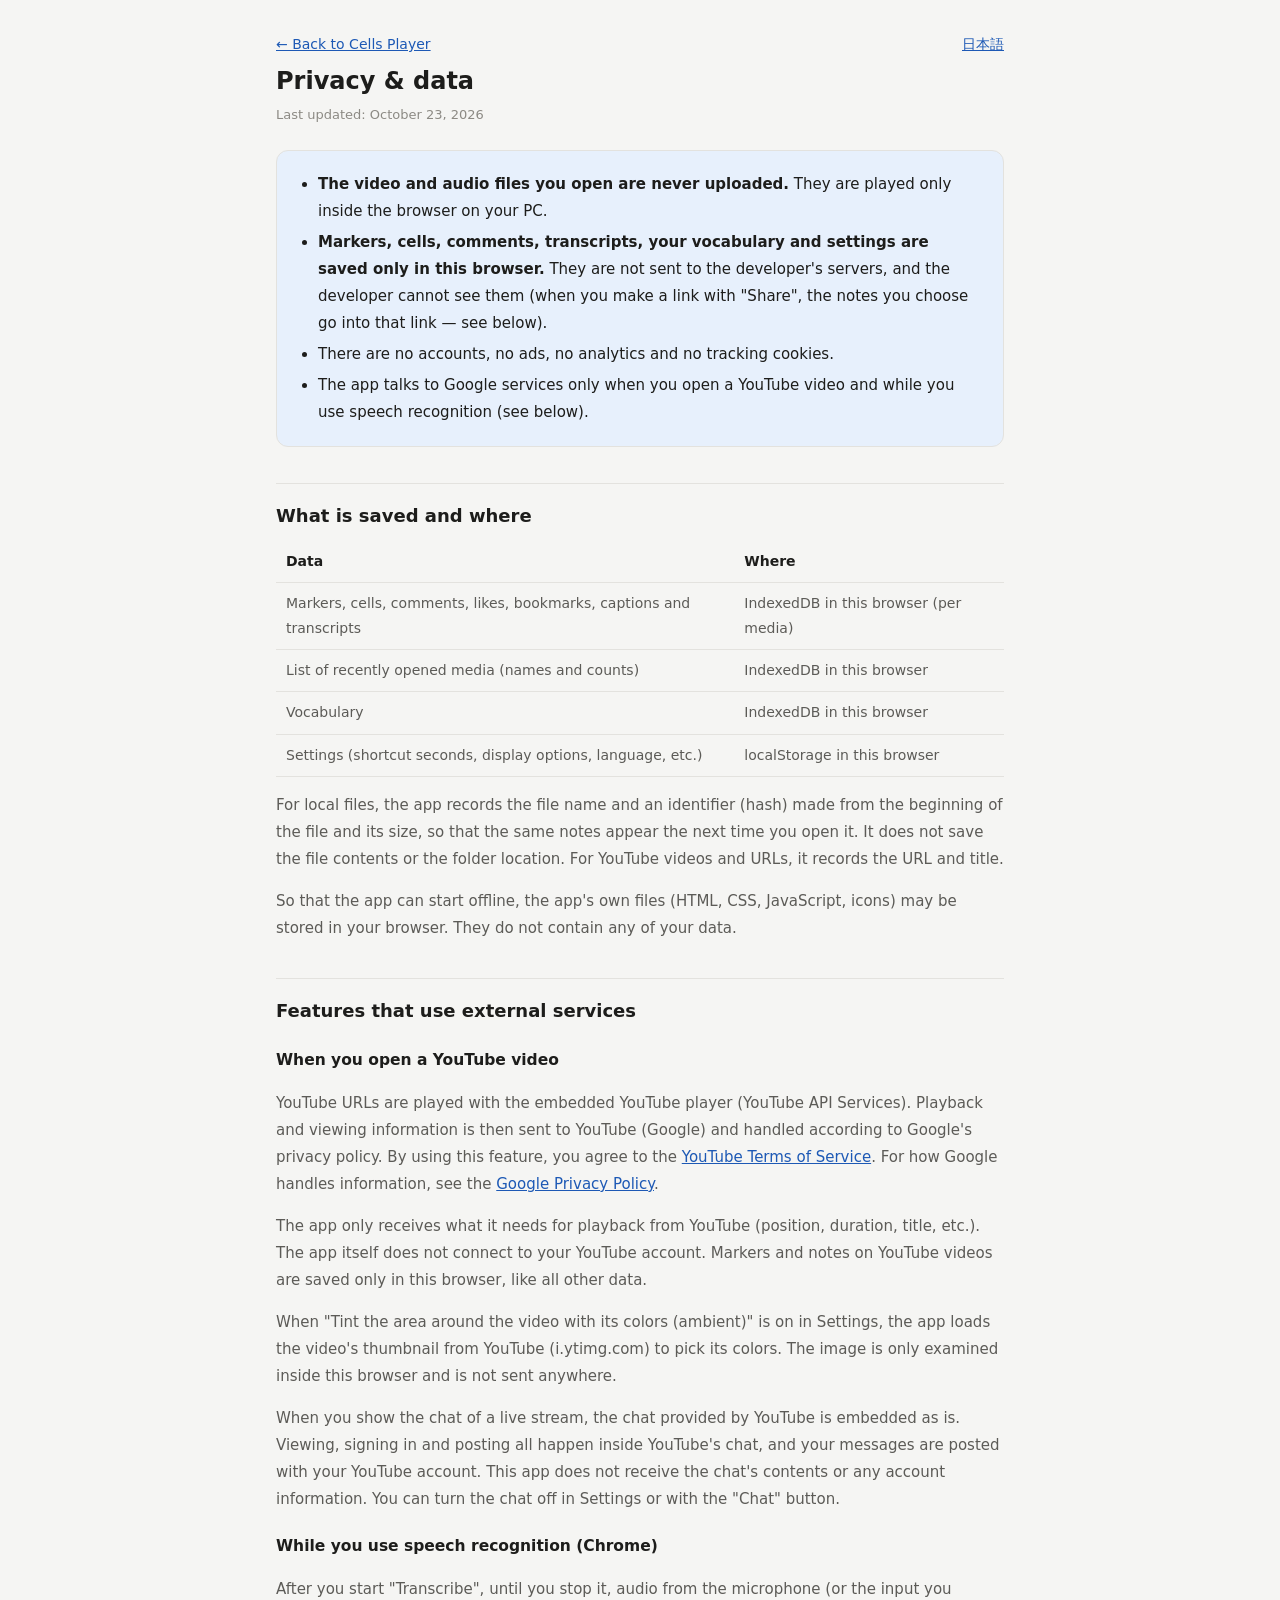
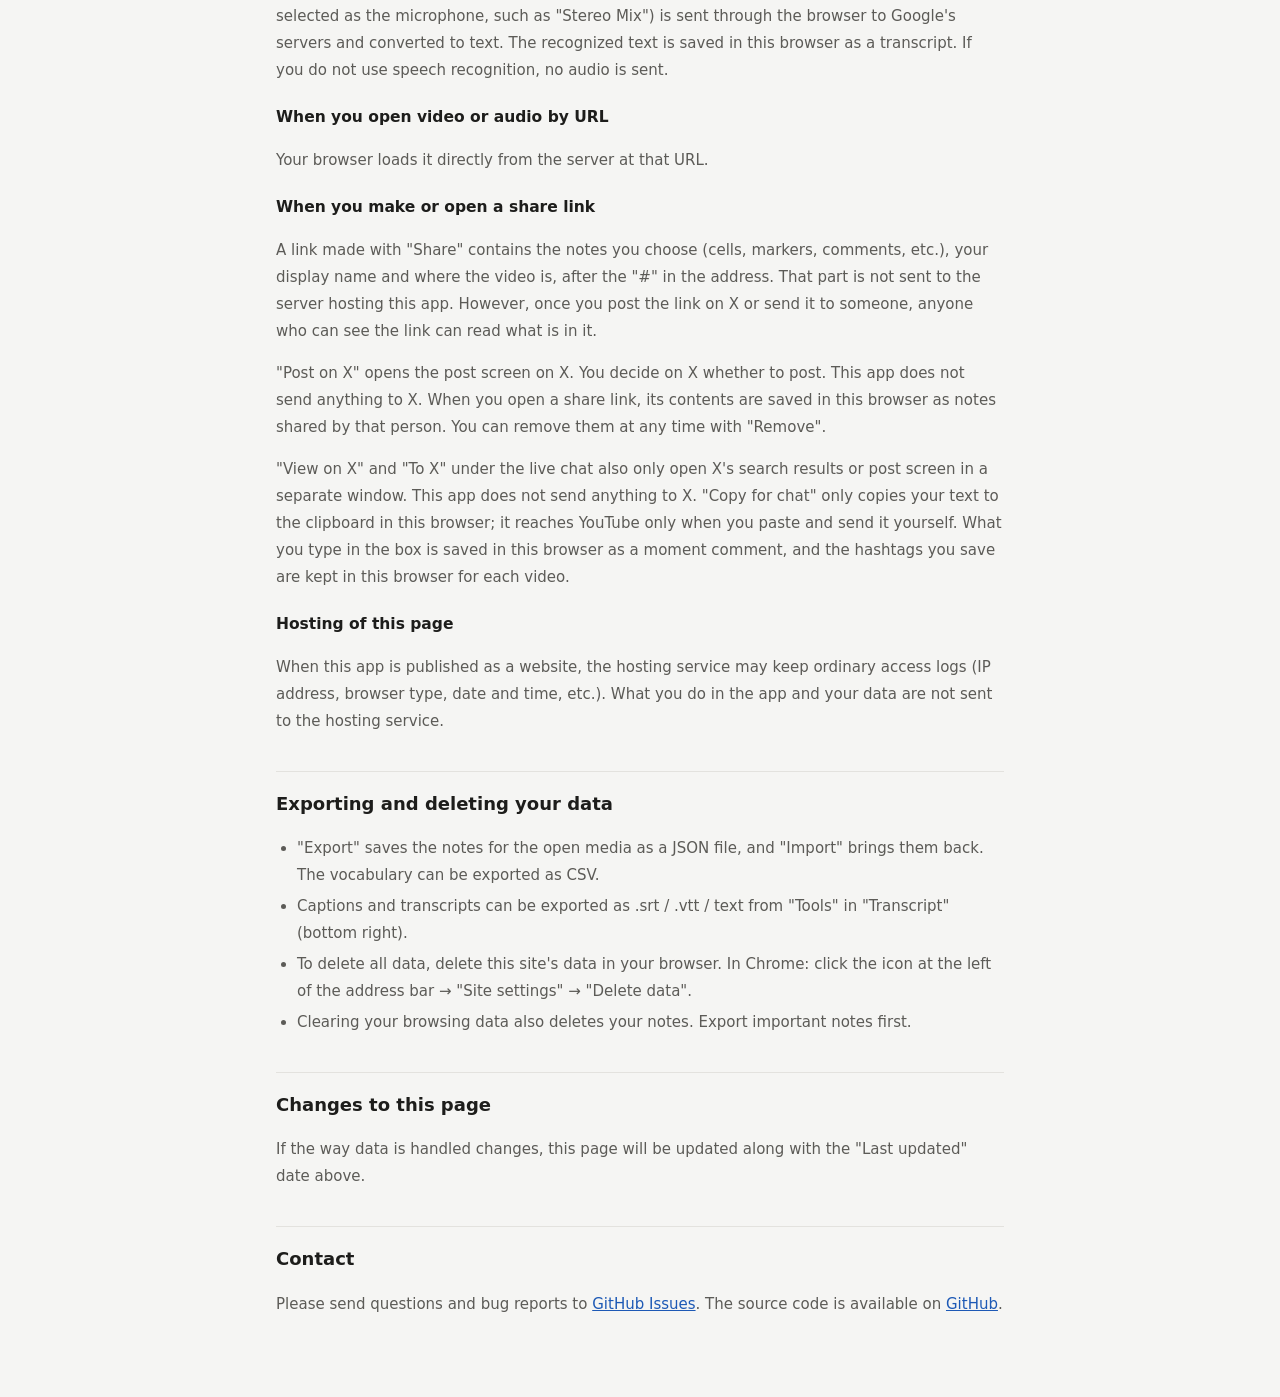
<file: privacy.html>
<!doctype html>
<html lang="ja">
<head>
<meta charset="utf-8">
<meta name="viewport" content="width=device-width, initial-scale=1">
<title>プライバシーとデータの扱い｜区間セルプレイヤー / Privacy & data | Cells Player</title>
<link rel="icon" href="icons/icon.svg" type="image/svg+xml">
<style>
  :root {
    color-scheme: light dark;
    --bg: #f5f5f3; --panel: #ffffff; --line: #e3e2de; --text: #1d1d1b; --text-2: #5c5b57; --text-3: #8c8a84;
    --accent: #2b6cd4; --accent-bg: #e7f0fc; --accent-text: #1d59b5;
  }
  @media (prefers-color-scheme: dark) {
    :root {
      --bg: #181817; --panel: #222221; --line: #33332f; --text: #ebeae5; --text-2: #b3b1aa; --text-3: #83817b;
      --accent: #6aa2f0; --accent-bg: #1b2d47; --accent-text: #9cc3f7;
    }
  }
  * { box-sizing: border-box; }
  body {
    margin: 0; background: var(--bg); color: var(--text);
    font: 15px/1.8 "Segoe UI", "Yu Gothic UI", "Meiryo", system-ui, sans-serif;
  }
  main { max-width: 760px; margin: 0 auto; padding: 32px 16px 64px; }
  h1 { font-size: 24px; line-height: 1.4; margin: 8px 0 4px; }
  h2 { font-size: 18px; margin: 36px 0 8px; padding-top: 16px; border-top: 1px solid var(--line); }
  h3 { font-size: 15.5px; margin: 20px 0 4px; }
  p, li { color: var(--text-2); }
  ul { padding-left: 1.4em; }
  li { margin: 4px 0; }
  a { color: var(--accent-text); }
  strong { color: var(--text); }
  .back { font-size: 14px; }
  .top { display: flex; align-items: center; gap: 16px; }
  .lang-switch { margin-left: auto; font-size: 14px; }
  [hidden] { display: none !important; }
  .updated { font-size: 13px; color: var(--text-3); margin: 0; }
  .summary {
    margin: 24px 0 0; padding: 16px 20px; border-radius: 12px;
    background: var(--accent-bg); border: 1px solid var(--line);
  }
  .summary ul { margin: 0; }
  .summary li { color: var(--text); }
  table { width: 100%; border-collapse: collapse; font-size: 14px; margin: 8px 0; }
  th, td { text-align: left; vertical-align: top; padding: 8px 10px; border-bottom: 1px solid var(--line); }
  th { color: var(--text); white-space: nowrap; font-weight: 600; }
  td { color: var(--text-2); }
  @media (max-width: 560px) {
    th { white-space: normal; }
  }
</style>
</head>
<body>
<main lang="ja" id="ja">
  <div class="top">
    <a class="back" href="./">← 区間セルプレイヤーに戻る</a>
    <a class="lang-switch" href="?lang=en" lang="en">English</a>
  </div>
  <h1>プライバシーとデータの扱い</h1>
  <p class="updated">最終更新: 2026年10月23日</p>

  <div class="summary">
    <ul>
      <li><strong>開いた動画・音声ファイルは、どこにも送信しません。</strong>あなたの PC のブラウザの中だけで再生します。</li>
      <li><strong>目印・セル・コメント・文字起こし・単語帳・設定は、このブラウザの中にだけ保存されます。</strong>運営者のサーバーには送られず、運営者が見ることはできません（「共有」でリンクを作ったときは、あなたが選んだメモがそのリンクに入ります。下記）。</li>
      <li>アカウント登録、広告、アクセス解析、追跡のための Cookie はありません。</li>
      <li>YouTube の動画を開いたときと、音声認識を使っているときだけ、Google のサービスとやり取りします（下記）。</li>
    </ul>
  </div>

  <h2>保存されるデータと保存場所</h2>
  <table>
    <tr><th>データ</th><th>保存場所</th></tr>
    <tr><td>目印・セル・コメント・いいね・ブックマーク・字幕や文字起こし</td><td>このブラウザの IndexedDB（メディアごと）</td></tr>
    <tr><td>最近開いたメディアの一覧（名前・件数）</td><td>このブラウザの IndexedDB</td></tr>
    <tr><td>単語帳</td><td>このブラウザの IndexedDB</td></tr>
    <tr><td>設定（ショートカットの秒数、表示の切り替えなど）</td><td>このブラウザの localStorage</td></tr>
  </table>
  <p>
    ローカルのファイルについては、次に開いたときに同じメモを出すため、ファイル名と、ファイルの先頭の一部と大きさから作った識別用の値（ハッシュ）を記録します。
    ファイルの中身やフォルダの場所は保存しません。YouTube や URL で開いたものは、その URL とタイトルを記録します。
  </p>
  <p>
    オフラインでも起動できるよう、アプリ自体のファイル（HTML・CSS・JavaScript・アイコン）をブラウザに保存しておくことがあります。これにあなたのデータは含まれません。
  </p>

  <h2>外部のサービスとやり取りする機能</h2>

  <h3>YouTube の動画を開いたとき</h3>
  <p>
    YouTube の URL を開くと、YouTube の埋め込みプレーヤー（YouTube API サービス）で再生します。
    このとき、再生や視聴の情報は YouTube（Google）に送られ、Google のプライバシーポリシーに従って扱われます。
    この機能を使うことで、<a href="https://www.youtube.com/t/terms" target="_blank" rel="noopener">YouTube の利用規約</a>に同意したものとみなされます。
    Google による情報の扱いは <a href="https://policies.google.com/privacy" target="_blank" rel="noopener">Google プライバシーポリシー</a>をご覧ください。
  </p>
  <p>
    このアプリが YouTube から受け取るのは、再生に必要な情報（再生位置・長さ・タイトルなど）だけです。このアプリ自身は YouTube のアカウントに接続しません。
    YouTube の動画に付けた目印やメモも、ほかのデータと同じくこのブラウザの中にだけ保存されます。
  </p>
  <p>
    設定の「動画のまわりを動画の色にする（アンビエント）」をオンにしているときは、色を取るために、その動画のサムネイル画像を YouTube（i.ytimg.com）から読み込みます。
    画像はこのブラウザの中で色を調べるだけで、どこにも送りません。
  </p>
  <p>
    ライブ配信でチャットを表示すると、YouTube が用意しているチャットの画面をそのまま埋め込みます。
    チャットの表示・ログイン・書き込みは YouTube の画面の中で行われ、書き込みはあなたの YouTube アカウントで投稿されます。
    このアプリは、チャットの内容やアカウントの情報を受け取りません。チャットは設定や「チャット」ボタンで表示しないようにできます。
  </p>

  <h3>音声認識（Chrome）を使っているとき</h3>
  <p>
    「音声認識」を始めると、止めるまでの間、マイク（または「ステレオ ミキサー」など、マイクとして選んだ入力）の音声がブラウザの機能を通じて Google のサーバーに送られ、文字に変換されます。
    認識された文字は文字起こしとしてこのブラウザに保存されます。音声認識を使わなければ、音声が送られることはありません。
  </p>

  <h3>URL で動画・音声を開いたとき</h3>
  <p>その URL のサーバーから、あなたのブラウザが直接読み込みます。</p>

  <h3>共有リンクを作ったとき・開いたとき</h3>
  <p>
    「共有」で作るリンクには、あなたが選んだメモ（セル・目印・コメントなど）と表示名、動画の場所が、アドレスの「#」より後ろに入ります。
    この部分は、このアプリを置いているサーバーには送られません。
    ただし、リンクを X などに投稿したり人に送ったりすると、そのリンクを見られる人は誰でも中身を読めます。
  </p>
  <p>
    「X に投稿」を押すと、X の投稿画面が開きます。投稿するかどうかは、あなたが X の画面で決めます。このアプリが X に何かを送ることはありません。
    共有リンクを開くと、その中身は「〇〇さんの共有」としてこのブラウザに保存されます。「外す」でいつでも消せます。
  </p>
  <p>
    ライブチャットの下の「X で見る」「X へ」も、X の検索結果や投稿画面を別の画面で開くだけです。このアプリが X に何かを送ることはありません。
    「チャット用にコピー」は、書いた文をこのブラウザのクリップボードにコピーするだけで、YouTube に送るのはあなたが貼り付けて送信したときです。
    書く欄に入力した内容は、瞬間のコメントとしてこのブラウザに保存されます。登録したハッシュタグも、動画ごとにこのブラウザに保存されます。
  </p>

  <h3>このページの配信</h3>
  <p>
    このアプリを Web サイトとして公開している場合、置いているホスティングサービスが、一般的なアクセスの記録（IP アドレス、ブラウザの種類、日時など）を残すことがあります。
    アプリの中で行った操作やデータがホスティングサービスに送られることはありません。
  </p>

  <h2>データの持ち出し・削除</h2>
  <ul>
    <li>「書き出し」で、開いているメディアのメモを JSON ファイルに保存できます。「読み込み」で戻せます。単語帳は CSV で書き出せます。</li>
    <li>字幕・文字起こしは、右下の「文字起こし」の「ツール」から .srt / .vtt / テキストで書き出せます。</li>
    <li>
      すべてのデータを消すには、ブラウザでこのサイトのデータを削除してください。
      Chrome では、アドレスバー左のアイコン →「サイトの設定」→「データを削除」で消せます。
    </li>
    <li>ブラウザの閲覧データを消去したときも、メモは消えます。大事なメモは書き出しておいてください。</li>
  </ul>

  <h2>このページの変更</h2>
  <p>データの扱いを変えるときは、このページを更新し、上の「最終更新」の日付を変えます。</p>

  <h2>お問い合わせ</h2>
  <p>
    ご質問や不具合の報告は、<a href="https://github.com/pe-kun333/cells-player/issues" target="_blank" rel="noopener">GitHub の Issues</a> へお寄せください。
    ソースコードは <a href="https://github.com/pe-kun333/cells-player" target="_blank" rel="noopener">GitHub</a> で公開しています。
  </p>
</main>
<main lang="en" id="en" hidden>
  <div class="top">
    <a class="back" href="./">← Back to Cells Player</a>
    <a class="lang-switch" href="?lang=ja" lang="ja">日本語</a>
  </div>
  <h1>Privacy &amp; data</h1>
  <p class="updated">Last updated: October 23, 2026</p>

  <div class="summary">
    <ul>
      <li><strong>The video and audio files you open are never uploaded.</strong> They are played only inside the browser on your PC.</li>
      <li><strong>Markers, cells, comments, transcripts, your vocabulary and settings are saved only in this browser.</strong> They are not sent to the developer's servers, and the developer cannot see them (when you make a link with "Share", the notes you choose go into that link — see below).</li>
      <li>There are no accounts, no ads, no analytics and no tracking cookies.</li>
      <li>The app talks to Google services only when you open a YouTube video and while you use speech recognition (see below).</li>
    </ul>
  </div>

  <h2>What is saved and where</h2>
  <table>
    <tr><th>Data</th><th>Where</th></tr>
    <tr><td>Markers, cells, comments, likes, bookmarks, captions and transcripts</td><td>IndexedDB in this browser (per media)</td></tr>
    <tr><td>List of recently opened media (names and counts)</td><td>IndexedDB in this browser</td></tr>
    <tr><td>Vocabulary</td><td>IndexedDB in this browser</td></tr>
    <tr><td>Settings (shortcut seconds, display options, language, etc.)</td><td>localStorage in this browser</td></tr>
  </table>
  <p>
    For local files, the app records the file name and an identifier (hash) made from the beginning of the file and its size, so that the same notes appear the next time you open it.
    It does not save the file contents or the folder location. For YouTube videos and URLs, it records the URL and title.
  </p>
  <p>
    So that the app can start offline, the app's own files (HTML, CSS, JavaScript, icons) may be stored in your browser. They do not contain any of your data.
  </p>

  <h2>Features that use external services</h2>

  <h3>When you open a YouTube video</h3>
  <p>
    YouTube URLs are played with the embedded YouTube player (YouTube API Services).
    Playback and viewing information is then sent to YouTube (Google) and handled according to Google's privacy policy.
    By using this feature, you agree to the <a href="https://www.youtube.com/t/terms" target="_blank" rel="noopener">YouTube Terms of Service</a>.
    For how Google handles information, see the <a href="https://policies.google.com/privacy" target="_blank" rel="noopener">Google Privacy Policy</a>.
  </p>
  <p>
    The app only receives what it needs for playback from YouTube (position, duration, title, etc.). The app itself does not connect to your YouTube account.
    Markers and notes on YouTube videos are saved only in this browser, like all other data.
  </p>
  <p>
    When "Tint the area around the video with its colors (ambient)" is on in Settings, the app loads the video's thumbnail from YouTube (i.ytimg.com) to pick its colors.
    The image is only examined inside this browser and is not sent anywhere.
  </p>
  <p>
    When you show the chat of a live stream, the chat provided by YouTube is embedded as is.
    Viewing, signing in and posting all happen inside YouTube's chat, and your messages are posted with your YouTube account.
    This app does not receive the chat's contents or any account information. You can turn the chat off in Settings or with the "Chat" button.
  </p>

  <h3>While you use speech recognition (Chrome)</h3>
  <p>
    After you start "Transcribe", until you stop it, audio from the microphone (or the input you selected as the microphone, such as "Stereo Mix") is sent through the browser to Google's servers and converted to text.
    The recognized text is saved in this browser as a transcript. If you do not use speech recognition, no audio is sent.
  </p>

  <h3>When you open video or audio by URL</h3>
  <p>Your browser loads it directly from the server at that URL.</p>

  <h3>When you make or open a share link</h3>
  <p>
    A link made with "Share" contains the notes you choose (cells, markers, comments, etc.), your display name and where the video is, after the "#" in the address.
    That part is not sent to the server hosting this app.
    However, once you post the link on X or send it to someone, anyone who can see the link can read what is in it.
  </p>
  <p>
    "Post on X" opens the post screen on X. You decide on X whether to post. This app does not send anything to X.
    When you open a share link, its contents are saved in this browser as notes shared by that person. You can remove them at any time with "Remove".
  </p>
  <p>
    "View on X" and "To X" under the live chat also only open X's search results or post screen in a separate window. This app does not send anything to X.
    "Copy for chat" only copies your text to the clipboard in this browser; it reaches YouTube only when you paste and send it yourself.
    What you type in the box is saved in this browser as a moment comment, and the hashtags you save are kept in this browser for each video.
  </p>

  <h3>Hosting of this page</h3>
  <p>
    When this app is published as a website, the hosting service may keep ordinary access logs (IP address, browser type, date and time, etc.).
    What you do in the app and your data are not sent to the hosting service.
  </p>

  <h2>Exporting and deleting your data</h2>
  <ul>
    <li>"Export" saves the notes for the open media as a JSON file, and "Import" brings them back. The vocabulary can be exported as CSV.</li>
    <li>Captions and transcripts can be exported as .srt / .vtt / text from "Tools" in "Transcript" (bottom right).</li>
    <li>
      To delete all data, delete this site's data in your browser.
      In Chrome: click the icon at the left of the address bar → "Site settings" → "Delete data".
    </li>
    <li>Clearing your browsing data also deletes your notes. Export important notes first.</li>
  </ul>

  <h2>Changes to this page</h2>
  <p>If the way data is handled changes, this page will be updated along with the "Last updated" date above.</p>

  <h2>Contact</h2>
  <p>
    Please send questions and bug reports to <a href="https://github.com/pe-kun333/cells-player/issues" target="_blank" rel="noopener">GitHub Issues</a>.
    The source code is available on <a href="https://github.com/pe-kun333/cells-player" target="_blank" rel="noopener">GitHub</a>.
  </p>
</main>
<script>
  // アプリと同じ決め方で言語を選ぶ（?lang= → アプリの設定 → ブラウザの言語）
  (() => {
    let lang = new URLSearchParams(location.search).get('lang');
    if (lang !== 'ja' && lang !== 'en') {
      try {
        const s = JSON.parse(localStorage.getItem('cellsplayer:settings') || 'null');
        if (s && (s.lang === 'ja' || s.lang === 'en')) lang = s.lang;
      } catch {}
    }
    if (lang !== 'ja' && lang !== 'en') lang = /^ja\b/i.test(navigator.languages?.[0] || navigator.language || 'ja') ? 'ja' : 'en';
    document.documentElement.lang = lang;
    document.getElementById('ja').hidden = lang !== 'ja';
    document.getElementById('en').hidden = lang !== 'en';
    if (lang === 'en') document.title = 'Privacy & data | Cells Player';
    else document.title = 'プライバシーとデータの扱い｜区間セルプレイヤー';
  })();
</script>
</body>
</html>
</file>
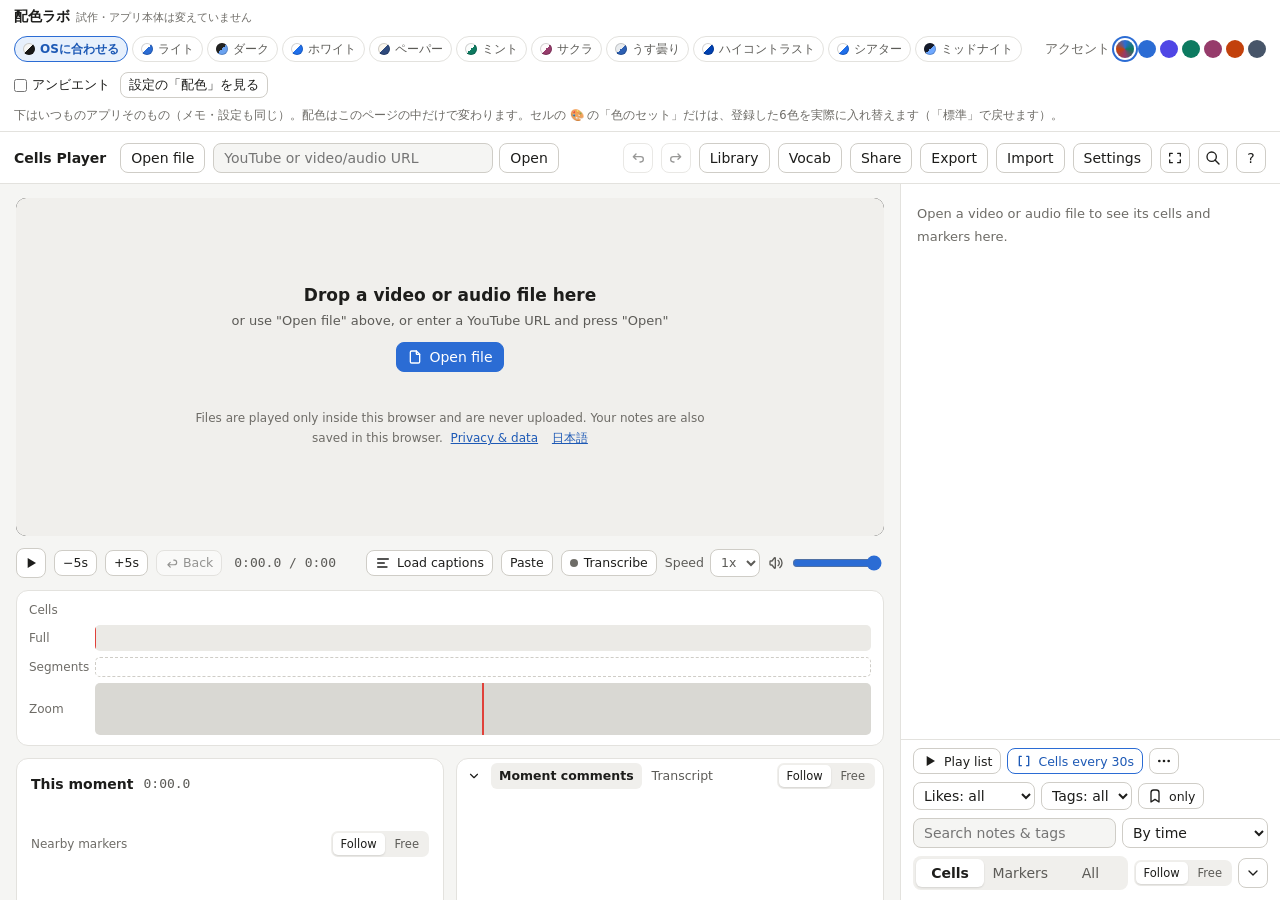
<file: design/theme-study/lab.html>
<!doctype html>
<html lang="ja">
<head>
<meta charset="utf-8">
<meta name="viewport" content="width=device-width, initial-scale=1">
<title>配色ラボ（試作）</title>
<link rel="icon" href="../../icons/icon.svg" type="image/svg+xml">
<link rel="stylesheet" href="../../css/style.css">
<link rel="stylesheet" href="themes.css">
<style>
  /* このページの上の帯だけ。下はアプリをそのまま iframe で開く */
  body { display: flex; flex-direction: column; height: 100vh; }
  .lab-bar {
    flex: none; display: flex; align-items: center; gap: 10px; flex-wrap: wrap;
    padding: 8px 14px; border-bottom: 1px solid var(--line); background: var(--panel); font-size: 12.5px;
  }
  .lab-title { font-weight: 600; font-size: 13.5px; white-space: nowrap; }
  .lab-title small { margin-left: 6px; font-weight: 400; color: var(--text-3); }
  .lab-group { display: inline-flex; align-items: center; gap: 4px; flex-wrap: wrap; }
  .lab-label { color: var(--text-3); margin-right: 2px; white-space: nowrap; }
  .lab-chip {
    display: inline-flex; align-items: center; gap: 5px; height: 26px; padding: 0 8px;
    border: 1px solid var(--line); border-radius: 999px; background: var(--panel); color: var(--text-2);
    cursor: pointer; font: inherit; font-size: 12px; white-space: nowrap;
  }
  .lab-chip:hover { background: var(--panel-2); }
  .lab-chip.on { border-color: var(--accent); background: var(--accent-bg); color: var(--accent-text); font-weight: 600; }
  .lab-chip .sw { width: 12px; height: 12px; border-radius: 50%; background: linear-gradient(135deg, var(--a) 0 50%, var(--b) 50% 100%); box-shadow: inset 0 0 0 1px rgba(0, 0, 0, 0.18); }
  .lab-acc { width: 18px; height: 18px; padding: 0; border: 0; border-radius: 50%; background: var(--sw); cursor: pointer; }
  .lab-acc.is-none { background: conic-gradient(#2b6cd4, #0d7a60, #963b6b, #c2410c, #2b6cd4); }
  .lab-acc.on { box-shadow: 0 0 0 2px var(--panel), 0 0 0 4px var(--accent); }
  .lab-check { display: inline-flex; align-items: center; gap: 5px; cursor: pointer; white-space: nowrap; }
  .lab-check input { margin: 0; accent-color: var(--accent); }
  .lab-note { width: 100%; font-size: 11.5px; color: var(--text-3); }
  .lab-frame { flex: 1; min-height: 0; width: 100%; border: 0; background: var(--bg); }
</style>
</head>
<body>
<div class="lab-bar">
  <div class="lab-title">配色ラボ<small>試作・アプリ本体は変えていません</small></div>
  <div class="lab-group" id="labThemes" role="group" aria-label="配色"></div>
  <span class="spacer"></span>
  <div class="lab-group" id="labAccents" role="group" aria-label="アクセントの色"><span class="lab-label">アクセント</span></div>
  <label class="lab-check" title="動画の平均の色を、動画のまわりに薄くにじませる（手元のファイル・URL の動画のとき）"><input type="checkbox" id="labAmbient">アンビエント</label>
  <button type="button" class="btn small" id="labSettings" title="アプリの「設定」を開く（先頭に「配色」のモックが入っています）">設定の「配色」を見る</button>
  <div class="lab-note">下はいつものアプリそのもの（メモ・設定も同じ）。配色はこのページの中だけで変わります。セルの 🎨 の「色のセット」だけは、登録した6色を実際に入れ替えます（「標準」で戻せます）。</div>
</div>
<iframe class="lab-frame" id="labFrame" src="../../index.html" title="区間セルプレイヤー"></iframe>

<script>
// テーマの一覧（m は設定の「配色」の小さな絵に使う色。値は themes.css と同じ）
const THEMES = [
  { id: 'auto', name: 'OSに合わせる', dot: ['#f5f5f3', '#181817'] },
  { id: 'light', name: 'ライト', m: { bg: '#f5f5f3', panel: '#ffffff', line: '#e3e2de', accent: '#2b6cd4', heart: '#d24b7e', text: '#1d1d1b' } },
  { id: 'dark', name: 'ダーク', dark: true, m: { bg: '#181817', panel: '#222221', line: '#33332f', accent: '#6aa2f0', heart: '#f07aa8', text: '#ebeae5' } },
  { id: 'white', name: 'ホワイト', m: { bg: '#f4f6f9', panel: '#ffffff', line: '#e1e5eb', accent: '#1f6feb', heart: '#d6457a', text: '#121820' } },
  { id: 'paper', name: 'ペーパー', m: { bg: '#eee7d8', panel: '#fbf7ee', line: '#e3d9c6', accent: '#2e4a7d', heart: '#bf4f3c', text: '#2a241c' } },
  { id: 'mint', name: 'ミント', m: { bg: '#ebf3ef', panel: '#fbfdfc', line: '#d6e5dd', accent: '#0d7a60', heart: '#cf5079', text: '#13201b' } },
  { id: 'sakura', name: 'サクラ', m: { bg: '#f7eff2', panel: '#fffbfc', line: '#ebdce1', accent: '#963b6b', heart: '#d43f4d', text: '#2a1c22' } },
  { id: 'fog', name: 'うす曇り', m: { bg: '#dcdfe4', panel: '#e9ecef', line: '#ccd1d7', accent: '#2c5fb3', heart: '#bb416c', text: '#171a1f' } },
  { id: 'contrast', name: 'ハイコントラスト', m: { bg: '#ffffff', panel: '#ffffff', line: '#1a1a1a', accent: '#0040b0', heart: '#c2185b', text: '#000000' } },
  { id: 'theater', name: 'シアター', m: { bg: '#f4f6f9', panel: '#ffffff', line: '#e1e5eb', accent: '#1f6feb', heart: '#d6457a', text: '#121820', stage: '#000', deck: '#1d1f23' } },
  { id: 'midnight', name: 'ミッドナイト', dark: true, m: { bg: '#0e1320', panel: '#151b2b', line: '#252e45', accent: '#6ea8ff', heart: '#f08cbf', text: '#e6eaf2' } },
];
const ACCENTS = ['', '#2b6cd4', '#4f46e5', '#0d7a60', '#963b6b', '#c2410c', '#475569'];
// セルの色のセット（登録した6色をまとめて入れ替える）
const CELL_SETS = [
  { id: 'std', name: '標準', colors: ['#e5484d', '#f76b15', '#f5b400', '#30a46c', '#0090ff', '#8e4ec6'] },
  { id: 'cud', name: '色覚に配慮', note: 'Okabe–Ito の配色（色覚の型によらず見分けやすい）', colors: ['#d55e00', '#e69f00', '#56b4e9', '#009e73', '#0072b2', '#cc79a7'] },
  { id: 'pastel', name: 'パステル', colors: ['#f28b82', '#fbbc76', '#fdd663', '#81c995', '#8ab4f8', '#c58af9'] },
  { id: 'wa', name: '和色', note: '紅・柑子・山吹・若竹・藍・江戸紫（ペーパーに合う）', colors: ['#c53d43', '#ee7800', '#e6b422', '#68be8d', '#165e83', '#745399'] },
];

const KEY = 'cells-theme-lab';
const $ = (s, r = document) => r.querySelector(s);
const frame = $('#labFrame');
let state = { theme: 'auto', accent: '', ambient: false };
try { state = { ...state, ...JSON.parse(localStorage.getItem(KEY) || '{}') }; } catch {}

const doc = () => frame.contentDocument;
const isDark = () => {
  const t = THEMES.find((x) => x.id === state.theme);
  if (state.theme === 'auto') return matchMedia('(prefers-color-scheme: dark)').matches;
  return !!t?.dark;
};

function save() {
  try { localStorage.setItem(KEY, JSON.stringify(state)); } catch {}
}

// ---- 上の帯 ----
function renderBar() {
  $('#labThemes').innerHTML = THEMES.map((t) => {
    const [a, b] = t.dot || [t.m.panel, t.m.accent];
    return `<button type="button" class="lab-chip${state.theme === t.id ? ' on' : ''}" data-theme-id="${t.id}"><i class="sw" style="--a:${a};--b:${b}"></i>${t.name}</button>`;
  }).join('');
  $('#labAccents').innerHTML = '<span class="lab-label">アクセント</span>' + ACCENTS.map((c) =>
    `<button type="button" class="lab-acc${c ? '' : ' is-none'}${state.accent === c ? ' on' : ''}" data-accent="${c}" style="--sw:${c || 'transparent'}" title="${c || 'テーマの色'}" aria-label="${c || 'テーマの色'}"></button>`).join('');
  $('#labAmbient').checked = state.ambient;
}
$('#labThemes').addEventListener('click', (e) => {
  const b = e.target.closest('[data-theme-id]');
  if (b) setState({ theme: b.dataset.themeId });
});
$('#labAccents').addEventListener('click', (e) => {
  const b = e.target.closest('[data-accent]');
  if (b) setState({ accent: b.dataset.accent });
});
$('#labAmbient').addEventListener('change', (e) => setState({ ambient: e.target.checked }));
$('#labSettings').addEventListener('click', () => doc()?.querySelector('#btnSettings')?.click());

function setState(patch) {
  state = { ...state, ...patch };
  save();
  apply();
}

// ---- テーマを当てる（このページとアプリの両方の <html> に） ----
function applyTo(root) {
  if (state.theme === 'auto') delete root.dataset.theme;
  else root.dataset.theme = state.theme;
  // アクセントだけ選び直す: ほかの色はテーマのまま、アクセントの仲間の色を混ぜて作る
  const vars = ['--accent', '--accent-bg', '--accent-bg-2', '--accent-text', '--played', '--on-accent'];
  vars.forEach((v) => root.style.removeProperty(v));
  if (state.accent) {
    const a = isDark() ? `color-mix(in oklab, ${state.accent} 62%, #fff)` : state.accent;
    root.style.setProperty('--accent', a);
    root.style.setProperty('--accent-bg', `color-mix(in srgb, ${a} ${isDark() ? 22 : 11}%, var(--panel))`);
    root.style.setProperty('--accent-bg-2', `color-mix(in srgb, ${a} ${isDark() ? 36 : 22}%, var(--panel))`);
    root.style.setProperty('--accent-text', `color-mix(in oklab, ${a} 80%, var(--text))`);
    root.style.setProperty('--played', `color-mix(in srgb, ${a} 13%, transparent)`);
    root.style.setProperty('--on-accent', isDark() ? '#0b1530' : '#fff');
  }
  if (state.ambient) root.dataset.ambient = '';
  else delete root.dataset.ambient;
}

function apply() {
  renderBar();
  applyTo(document.documentElement);
  const d = doc();
  if (!d?.documentElement) return;
  applyTo(d.documentElement);
  fitDeck();
  renderPicker();
  if (!state.ambient) ['--amb-l', '--amb-r'].forEach((v) => d.documentElement.style.removeProperty(v));
}

// シアター: 暗い帯を、タイムライン（いまのセルのバーがあればその下）の下端までにする
function fitDeck() {
  const d = doc();
  if (!d || state.theme !== 'theater') return;
  const left = d.querySelector('.left');
  const cb = d.querySelector('#cellBar');
  const bar = cb && cb.getBoundingClientRect().height > 0 ? cb : d.querySelector('#timeline');
  if (!left || !bar) return;
  const h = bar.getBoundingClientRect().bottom - left.getBoundingClientRect().top + left.scrollTop + 8;
  d.documentElement.style.setProperty('--deck-h', `${Math.round(h)}px`);
}
setInterval(fitDeck, 700);

// ---- アンビエント: 動画を小さく描いて、左右の3分の1ずつ、色の濃い所を重く平均する ----
const cv = document.createElement('canvas');
cv.width = 30;
cv.height = 17;
const cx = cv.getContext('2d', { willReadFrequently: true });
function averageColor(px, x0, x1) {
  let r = 0, g = 0, b = 0, w = 0;
  for (let y = 0; y < cv.height; y++) {
    for (let x = x0; x < x1; x++) {
      const i = (y * cv.width + x) * 4;
      const max = Math.max(px[i], px[i + 1], px[i + 2]);
      const min = Math.min(px[i], px[i + 1], px[i + 2]);
      const k = 0.1 + ((max - min) / 255) ** 2 * 3; // 鮮やかな所ほど重く
      r += px[i] * k; g += px[i + 1] * k; b += px[i + 2] * k; w += k;
    }
  }
  return [r / w, g / w, b / w].map(Math.round).join(' ');
}
setInterval(() => {
  const d = doc();
  if (!state.ambient || !d) return;
  const v = d.querySelector('.stage video');
  if (!v || v.readyState < 2 || v.videoWidth === 0) return; // YouTube（iframe）は中の絵を読めない
  try {
    cx.drawImage(v, 0, 0, cv.width, cv.height);
    const px = cx.getImageData(0, 0, cv.width, cv.height).data;
    d.documentElement.style.setProperty('--amb-l', `rgb(${averageColor(px, 0, 10)})`);
    d.documentElement.style.setProperty('--amb-r', `rgb(${averageColor(px, 20, 30)})`);
  } catch {
    // 別のサイトの動画で絵が読めないとき
  }
}, 400);

// ---- モック: 設定の先頭に「配色」 ----
function miniHtml(t) {
  if (!t.m) return '<span class="mk-mini is-auto"><i class="v"></i><i class="t"></i></span>';
  const m = t.m;
  const st = `--m-bg:${m.bg};--m-panel:${m.panel};--m-line:${m.line};--m-accent:${m.accent};--m-heart:${m.heart};--m-text:${m.text};${m.deck ? `--m-deck:${m.deck};` : ''}`;
  return `<span class="mk-mini" style="${st}"><i class="v"></i><i class="t"></i><i class="s"></i></span>`;
}
function renderPicker() {
  const d = doc();
  const form = d?.querySelector('#settingsForm');
  if (!form) return;
  let row = form.querySelector('.mk-theme-row');
  if (!row) {
    row = d.createElement('div');
    row.className = 'mk-theme-row';
    const lang = form.querySelector('.set-row');
    (lang || form.querySelector('h2')).after(row);
    row.addEventListener('click', (e) => {
      const b = e.target.closest('[data-mk-theme]');
      if (b) { e.preventDefault(); setState({ theme: b.dataset.mkTheme }); }
      const a = e.target.closest('[data-mk-accent]');
      if (a) { e.preventDefault(); setState({ accent: a.dataset.mkAccent }); }
    });
    row.addEventListener('change', (e) => {
      if (e.target.matches('[data-mk-ambient]')) setState({ ambient: e.target.checked });
    });
  }
  row.innerHTML = `
    <div class="mk-label">配色<span class="mk-badge">モック</span><small>「OSに合わせる」はいまの動き。ほかを選ぶと、OS の設定と関係なくその配色になります（Ctrl+K の「配色: …」でも切り替え）</small></div>
    <div class="mk-themes">${THEMES.map((t) => `<button type="button" class="mk-theme${state.theme === t.id ? ' on' : ''}" data-mk-theme="${t.id}">${miniHtml(t)}<span>${t.name}</span></button>`).join('')}</div>
    <div class="mk-sub">
      <span>時間帯で切り替える<small>昼と夜で別の配色にする（日の入りの時刻か、決めた時刻で）</small></span>
      <span class="mk-inline"><select disabled><option>昼: ホワイト</option></select><select disabled><option>夜: ダーク</option></select></span>
      <span>アクセントの色<small>ボタン・選んでいる物・再生した範囲の色</small></span>
      <span class="mk-accents">${ACCENTS.map((c) => `<button type="button" class="mk-accent${state.accent === c ? ' on' : ''}" data-mk-accent="${c}" style="--sw:${c || 'conic-gradient(#2b6cd4, #0d7a60, #963b6b, #c2410c, #2b6cd4)'}" title="${c || 'テーマの色'}" aria-label="${c || 'テーマの色'}"></button>`).join('')}</span>
      <span>動画のまわりを動画の色にする（アンビエント）<small>手元のファイル・URL の動画のとき。YouTube は絵を読めないので、サムネイルの色を使う案</small></span>
      <label class="mk-check"><input type="checkbox" data-mk-ambient${state.ambient ? ' checked' : ''}>オン</label>
    </div>`;
}

// ---- モック: セルの色のポップアップに「色のセット」 ----
function sameColors(a, b) {
  return a.length === b.length && a.every((x, i) => x.toLowerCase() === b[i].toLowerCase());
}
function decorateColorPop() {
  const d = doc();
  const pop = d?.querySelector('#colorPop');
  if (!pop || pop.hidden || pop.querySelector('.mk-sets') || !pop.querySelector('.cpop-sw')) return;
  const cur = [...pop.querySelectorAll('.cpop-sw')].map((b) => b.style.getPropertyValue('--sw').trim());
  const box = d.createElement('div');
  box.className = 'mk-sets';
  box.innerHTML = `<div class="mk-sets-head">色のセット（モック）</div>` + CELL_SETS.map((s) =>
    `<button type="button" class="mk-set${sameColors(cur, s.colors) ? ' on' : ''}" data-mk-set="${s.id}"${s.note ? ` title="${s.note}"` : ''}><span class="dots">${s.colors.map((c) => `<i style="--c:${c}"></i>`).join('')}</span>${s.name}</button>`).join('');
  pop.querySelector('.cpop-foot')?.before(box);
  box.addEventListener('click', (e) => {
    const b = e.target.closest('[data-mk-set]');
    if (b) applyCellSet(CELL_SETS.find((s) => s.id === b.dataset.mkSet).colors);
  });
}
// アプリの「色を登録」の画面を通して入れ替える（アプリの中の処理で保存・描き直しされる）
async function applyCellSet(colors) {
  const pop = doc().querySelector('#colorPop');
  pop.querySelector('[data-cpop="edit"]')?.click();
  await new Promise((r) => setTimeout(r, 30));
  pop.querySelectorAll('input[type="color"][data-slot]').forEach((inp) => {
    inp.value = colors[Number(inp.dataset.slot)];
    inp.dispatchEvent(new Event('input', { bubbles: true }));
  });
  await new Promise((r) => setTimeout(r, 60));
  pop.querySelector('[data-cpop="done"]')?.click();
}

frame.addEventListener('load', () => {
  const d = doc();
  if (!d) return;
  for (const href of ['themes.css', 'mock.css']) {
    const l = d.createElement('link');
    l.rel = 'stylesheet';
    l.href = new URL(href, location.href).href;
    d.head.append(l);
  }
  new MutationObserver(decorateColorPop).observe(d.querySelector('#colorPop'), { childList: true, attributes: true });
  apply();
});
matchMedia('(prefers-color-scheme: dark)').addEventListener('change', apply);
renderBar();
applyTo(document.documentElement);
</script>
</body>
</html>
</file>
<file: css/style.css>
:root {
  color-scheme: light dark;
  --font: "Segoe UI", "Yu Gothic UI", "Meiryo", system-ui, sans-serif;
  --mono: "Cascadia Mono", Consolas, ui-monospace, monospace;
  --radius: 8px;

  /* 色は light-dark(ライトの色, ダークの色)。どちらになるかは color-scheme で決まる
     （ふだんは OS に合わせ、設定の「配色」で選ぶと <html data-theme> が付いて決まる。下の「配色」を参照）。
     要素ごとに決まるので、color-scheme: dark の中（シアターの暗い帯など）ではダークの色になる */
  --bg: light-dark(#f5f5f3, #181817);
  --panel: light-dark(#ffffff, #222221);
  --panel-2: light-dark(#f0efec, #2b2b29);
  --line: light-dark(#e3e2de, #33332f);
  --line-strong: light-dark(#cfcdc7, #474743);
  --text: light-dark(#1d1d1b, #ebeae5);
  --text-2: light-dark(#5c5b57, #b3b1aa);
  --text-3: light-dark(#6e6c67, #97958e);
  --accent: light-dark(#2b6cd4, #6aa2f0);
  --accent-bg: light-dark(#e7f0fc, #1b2d47);
  --accent-bg-2: light-dark(#cfe0f8, #25406a);
  --accent-text: light-dark(#1d59b5, #9cc3f7);
  /* アクセントの色の上の文字（主ボタン・「再生中」の印など） */
  --on-accent: light-dark(#ffffff, #0f1d33);
  --like-1: light-dark(#f4c3d4, #6e3350);
  --like-2: light-dark(#e27aa0, #b24c78);
  --like-3: light-dark(#b83a6a, #f07aa8);
  --heart: light-dark(#d24b7e, #f07aa8);
  --heart-off: light-dark(#d3d1cb, #4a4945);
  --cell-0: light-dark(#c5d3e8, #3a4a63);
  --pin-0: light-dark(#6f6e69, #a7a59e);
  --playhead: light-dark(#e0413a, #ff5d55);
  --track: light-dark(#ebeae6, #2e2e2c);
  --outside: light-dark(#d9d8d3, #141413);
  --played: light-dark(rgba(43, 108, 212, 0.12), rgba(106, 162, 240, 0.14));
  --tick-minor: light-dark(rgba(0, 0, 0, 0.18), rgba(255, 255, 255, 0.18));
  --tick-major: light-dark(rgba(0, 0, 0, 0.42), rgba(255, 255, 255, 0.42));
  --danger: light-dark(#c23b3b, #f07070);
  --shadow: 0 10px 30px light-dark(rgba(0, 0, 0, 0.18), rgba(0, 0, 0, 0.5));
}

/* light-dark() が使えない古いブラウザでは、ライトの色だけにする（配色の切り替えは効かない） */
@supports not (color: light-dark(#000, #fff)) {
  :root {
    color-scheme: light;
    --bg: #f5f5f3; --panel: #ffffff; --panel-2: #f0efec; --line: #e3e2de; --line-strong: #cfcdc7;
    --text: #1d1d1b; --text-2: #5c5b57; --text-3: #6e6c67;
    --accent: #2b6cd4; --accent-bg: #e7f0fc; --accent-bg-2: #cfe0f8; --accent-text: #1d59b5; --on-accent: #ffffff;
    --like-1: #f4c3d4; --like-2: #e27aa0; --like-3: #b83a6a; --heart: #d24b7e; --heart-off: #d3d1cb;
    --cell-0: #c5d3e8; --pin-0: #6f6e69; --playhead: #e0413a; --track: #ebeae6; --outside: #d9d8d3;
    --played: rgba(43, 108, 212, 0.12); --tick-minor: rgba(0, 0, 0, 0.18); --tick-major: rgba(0, 0, 0, 0.42);
    --danger: #c23b3b; --shadow: 0 10px 30px rgba(0, 0, 0, 0.18);
  }
}

/* ---- 配色（設定の「配色」。js/theme-boot.js が <html data-theme="…"> を付ける。付いていなければ OS に合わせる） ---- */
:root[data-theme="light"] { color-scheme: light; }
:root[data-theme="dark"] { color-scheme: dark; }

/* ホワイト: 青みのある白。いまのライト（少し黄みのある白）より、すっきり明るい */
:root[data-theme="white"] {
  color-scheme: light;
  --bg: #f4f6f9; --panel: #ffffff; --panel-2: #eef1f5; --line: #e1e5eb; --line-strong: #c8cfd8;
  --text: #121820; --text-2: #4a5462; --text-3: #626c7a;
  --accent: #1f6feb; --accent-bg: #e8f1fe; --accent-bg-2: #cde0fd; --accent-text: #1557c0;
  --like-1: #f6c5d6; --like-2: #e2709a; --like-3: #b8325f; --heart: #d6457a; --heart-off: #d2d8df;
  --cell-0: #c7d8f0; --pin-0: #646e7a; --playhead: #e5484d; --track: #ebeef2; --outside: #dce1e7;
  --played: rgba(31, 111, 235, 0.12); --tick-minor: rgba(15, 23, 42, 0.18); --tick-major: rgba(15, 23, 42, 0.42);
  --danger: #cf2e2e; --shadow: 0 10px 30px rgba(15, 23, 42, 0.14);
}
/* ペーパー: 紙のような生成りと藍。長く字幕や文字起こしを読むとき用。いいねは藍に合わせて朱に */
:root[data-theme="paper"] {
  color-scheme: light;
  --bg: #eee7d8; --panel: #fbf7ee; --panel-2: #f2ebdd; --line: #e3d9c6; --line-strong: #cdbfa6;
  --text: #2a241c; --text-2: #5b5142; --text-3: #6f6452;
  --accent: #2e4a7d; --accent-bg: #e4e7ee; --accent-bg-2: #cdd5e4; --accent-text: #263f6c;
  --like-1: #efc4bc; --like-2: #d7786b; --like-3: #a6402f; --heart: #bf4f3c; --heart-off: #d8cdb9;
  --cell-0: #d2d8e2; --pin-0: #6c6354; --playhead: #c8462f; --track: #ece5d6; --outside: #ddd3c0;
  --played: rgba(46, 74, 125, 0.12); --tick-minor: rgba(60, 40, 10, 0.2); --tick-major: rgba(60, 40, 10, 0.45);
  --danger: #b03a2b; --shadow: 0 10px 30px rgba(60, 40, 10, 0.16);
}
/* ミント: うすい緑みの白と、深い緑。落ち着いて勉強する用 */
:root[data-theme="mint"] {
  color-scheme: light;
  --bg: #ebf3ef; --panel: #fbfdfc; --panel-2: #e7f0eb; --line: #d6e5dd; --line-strong: #bcd2c6;
  --text: #13201b; --text-2: #475a52; --text-3: #5c6e66;
  --accent: #0d7a60; --accent-bg: #def2ea; --accent-bg-2: #bfe5d6; --accent-text: #0a634e;
  --like-1: #f5c8d3; --like-2: #e07b95; --like-3: #b3405d; --heart: #cf5079; --heart-off: #c8d8d0;
  --cell-0: #c1e0d3; --pin-0: #5d6f67; --playhead: #df4f39; --track: #e2ece7; --outside: #d1e0d8;
  --played: rgba(13, 122, 96, 0.12); --tick-minor: rgba(10, 40, 30, 0.18); --tick-major: rgba(10, 40, 30, 0.42);
  --danger: #be3838; --shadow: 0 10px 30px rgba(10, 40, 30, 0.14);
}
/* サクラ: うすい桜色と梅紫。いいねは紅にして、アクセントと区別する */
:root[data-theme="sakura"] {
  color-scheme: light;
  --bg: #f7eff2; --panel: #fffbfc; --panel-2: #f5ebee; --line: #ebdce1; --line-strong: #dac3cb;
  --text: #2a1c22; --text-2: #614e57; --text-3: #75626b;
  --accent: #963b6b; --accent-bg: #f6e6ee; --accent-bg-2: #ebcbdb; --accent-text: #7f2f59;
  --like-1: #f6c3c3; --like-2: #e46a6a; --like-3: #b52d39; --heart: #d43f4d; --heart-off: #e0d0d5;
  --cell-0: #e9d1db; --pin-0: #74626a; --playhead: #d03838; --track: #f0e5e9; --outside: #e5d5db;
  --played: rgba(150, 59, 107, 0.12); --tick-minor: rgba(60, 20, 35, 0.18); --tick-major: rgba(60, 20, 35, 0.42);
  --danger: #b5302d; --shadow: 0 10px 30px rgba(60, 20, 35, 0.14);
}
/* うす曇り: 白がまぶしい人向けの、明るさをおさえたグレー（ライトとダークの間） */
:root[data-theme="fog"] {
  color-scheme: light;
  --bg: #dcdfe4; --panel: #e9ecef; --panel-2: #e0e3e8; --line: #ccd1d7; --line-strong: #b1b8c1;
  --text: #171a1f; --text-2: #434a53; --text-3: #555c66;
  --accent: #2c5fb3; --accent-bg: #d6e1f1; --accent-bg-2: #c0d1ea; --accent-text: #224f98;
  --like-1: #e6bccb; --like-2: #cc6b8f; --like-3: #a2325f; --heart: #bb416c; --heart-off: #c0c5cc;
  --cell-0: #b9c9df; --pin-0: #5a6069; --playhead: #d3372f; --track: #dadde2; --outside: #c9cdd4;
  --played: rgba(44, 95, 179, 0.13); --tick-minor: rgba(20, 25, 35, 0.2); --tick-major: rgba(20, 25, 35, 0.46);
  --danger: #ad2e2e; --shadow: 0 10px 30px rgba(20, 25, 35, 0.2);
}
/* ハイコントラスト: 真っ白に黒い文字・濃い枠・太いフォーカスの輪（OS で「コントラストを上げる」にしているときは、OS に合わせるでもこれになる） */
:root[data-theme="contrast"] {
  color-scheme: light;
  --bg: #ffffff; --panel: #ffffff; --panel-2: #eeeeee; --line: #767676; --line-strong: #1a1a1a;
  --text: #000000; --text-2: #1f1f1f; --text-3: #3d3d3d;
  --accent: #0040b0; --accent-bg: #dfe8ff; --accent-bg-2: #b8cbff; --accent-text: #002f86;
  --like-1: #f0a3c0; --like-2: #c2185b; --like-3: #7f0d48; --heart: #c2185b; --heart-off: #8a8a8a;
  --cell-0: #9db4de; --pin-0: #000000; --playhead: #d00000; --track: #e6e6e6; --outside: #bdbdbd;
  --played: rgba(0, 64, 176, 0.16); --tick-minor: rgba(0, 0, 0, 0.45); --tick-major: rgba(0, 0, 0, 0.85);
  --danger: #b00000; --shadow: 0 0 0 2px #000000, 0 10px 30px rgba(0, 0, 0, 0.25);
}
:root[data-theme="contrast"] :focus-visible { outline: 3px solid var(--accent); outline-offset: 2px; }
:root[data-theme="contrast"] .card,
:root[data-theme="contrast"] .timeline,
:root[data-theme="contrast"] .now-card { border-width: 2px; }
/* シアター: 操作はライトのまま、動画・再生ボタン・タイムラインの帯（.deck）だけダークにする。
   帯の中は color-scheme: dark なので、light-dark() の色がそのままダークの色になる */
:root[data-theme="theater"] { color-scheme: light; }
/* ミッドナイト: 紺のダーク。アクセントの上の文字は暗くして読みやすく */
:root[data-theme="midnight"] {
  color-scheme: dark;
  --bg: #0e1320; --panel: #151b2b; --panel-2: #1c2336; --line: #252e45; --line-strong: #35405e;
  --text: #e6eaf2; --text-2: #a9b2c6; --text-3: #8892a8;
  --accent: #6ea8ff; --accent-bg: #17284a; --accent-bg-2: #213a6b; --accent-text: #a3c6ff; --on-accent: #0a1530;
  --like-1: #5a2a48; --like-2: #b14d82; --like-3: #f08cbf; --heart: #f08cbf; --heart-off: #3a4258;
  --cell-0: #2c3d63; --pin-0: #9aa4ba; --playhead: #ff6b6b; --track: #1f2638; --outside: #0b0f19;
  --played: rgba(110, 168, 255, 0.14); --tick-minor: rgba(255, 255, 255, 0.16); --tick-major: rgba(255, 255, 255, 0.4);
  --danger: #ff7a7a; --shadow: 0 10px 30px rgba(0, 0, 0, 0.55);
}
/* アクセントの色を選んだとき（js/theme-boot.js が <html data-accent> と --accent-pick を入れる）。
   仲間の色は選んだ色から作る。ダークの所では明るくして、上の文字を暗くする */
:root[data-accent] {
  --accent-lite: color-mix(in oklab, var(--accent-pick) 62%, #fff);
  --accent: light-dark(var(--accent-pick), var(--accent-lite));
  --accent-bg: light-dark(color-mix(in srgb, var(--accent-pick) 9%, var(--panel)), color-mix(in srgb, var(--accent-pick) 16%, var(--panel)));
  --accent-bg-2: light-dark(color-mix(in srgb, var(--accent-pick) 22%, var(--panel)), color-mix(in srgb, var(--accent-pick) 34%, var(--panel)));
  --accent-text: light-dark(color-mix(in oklab, var(--accent-pick) 84%, #000), color-mix(in oklab, var(--accent-lite) 72%, #fff));
  --on-accent: light-dark(#ffffff, #0f1d33);
  --played: light-dark(color-mix(in srgb, var(--accent-pick) 12%, transparent), color-mix(in srgb, var(--accent-lite) 14%, transparent));
}

* { box-sizing: border-box; }
html, body { height: 100%; margin: 0; }
body {
  font-family: var(--font);
  font-size: 14px;
  color: var(--text);
  background: var(--bg);
  overflow: hidden;
}
button, input, select { font: inherit; color: inherit; }
[hidden] { display: none !important; }
.spacer { flex: 1; }
.muted { color: var(--text-3); }

.i {
  width: 16px; height: 16px; flex: none;
  stroke: currentColor; fill: none; stroke-width: 2;
  stroke-linecap: round; stroke-linejoin: round;
  vertical-align: -3px;
}
.i.fill { fill: currentColor; }

.btn {
  display: inline-flex; align-items: center; gap: 6px;
  height: 30px; padding: 0 10px;
  border: 1px solid var(--line-strong); border-radius: var(--radius);
  background: var(--panel); cursor: pointer; white-space: nowrap;
}
.btn:hover { background: var(--panel-2); }
.btn:active { transform: translateY(1px); }
.btn:disabled { opacity: 0.45; cursor: default; transform: none; background: var(--panel); }
.btn.small { height: 26px; padding: 0 8px; font-size: 12.5px; }
.btn.tiny { height: 22px; padding: 0 6px; font-size: 12px; border-radius: 6px; }
.btn.icon-btn { width: 30px; padding: 0; justify-content: center; }
.btn.primary { background: var(--accent); border-color: var(--accent); color: var(--on-accent); }
.btn.primary:hover { filter: brightness(1.08); }
.btn.on { background: var(--accent-bg); border-color: var(--accent); color: var(--accent-text); }
.btn.danger { color: var(--danger); }
kbd {
  font-family: var(--mono); font-size: 11px; line-height: 16px;
  padding: 0 4px; border: 1px solid var(--line-strong); border-radius: 4px;
  color: var(--text-3); background: var(--panel);
}
.field {
  height: 30px; padding: 0 10px; width: 100%;
  border: 1px solid var(--line-strong); border-radius: var(--radius);
  background: var(--bg);
}
.field:focus, .url-form input:focus { outline: 2px solid var(--accent); outline-offset: -1px; }
select {
  height: 28px; padding: 0 6px;
  border: 1px solid var(--line-strong); border-radius: var(--radius);
  background: var(--panel);
}

/* ---- 起動エラー（file:// で開いたとき） ---- */
.boot-error {
  position: fixed; inset: 0; z-index: 100;
  display: flex; align-items: center; justify-content: center; text-align: center;
  background: var(--bg); font-size: 16px; line-height: 1.9;
}

/* ---- ヘッダー ---- */
.topbar {
  height: 52px; display: flex; align-items: center; gap: 8px;
  padding: 0 14px; border-bottom: 1px solid var(--line); background: var(--panel);
}
.brand { flex: none; font-weight: 600; margin-right: 6px; white-space: nowrap; }
.topbar > .btn { flex: none; }
.url-form { display: flex; gap: 6px; min-width: 0; flex: 0 1 auto; }
.url-form input {
  width: 280px; min-width: 120px; flex: 0 1 280px; height: 30px; padding: 0 10px;
  border: 1px solid var(--line-strong); border-radius: var(--radius); background: var(--bg);
}
.media-title {
  margin-left: 8px; min-width: 0; max-width: 360px;
  color: var(--text-2); overflow: hidden; text-overflow: ellipsis; white-space: nowrap;
}

/* ---- レイアウト ---- */
.layout {
  display: grid; grid-template-columns: minmax(0, 1fr) 380px;
  height: calc(100vh - 52px);
}
.left {
  overflow-y: auto; min-width: 0;
  padding: 14px 16px 24px;
  display: flex; flex-direction: column; gap: 12px;
}

/* 動画・再生ボタン・タイムライン・いまのセルのバーのまとまり。ふだんは箱を作らない（中身は .left に直接並ぶのと同じ）。
   シアターのときだけ、左の列の端まで広がる暗い帯にする */
.deck { display: contents; }
:root[data-theme="theater"] .deck {
  color-scheme: dark; color: var(--text);
  display: flex; flex-direction: column; gap: 12px;
  margin: -14px -16px 0; padding: 14px 16px;
  background: var(--bg); border-bottom: 1px solid var(--line);
}

/* ---- 動画エリア ---- */
.stage {
  position: relative; flex: none;
  width: 100%; aspect-ratio: 16 / 9; max-height: 44vh;
  background: #000; border-radius: 10px; overflow: hidden;
}
.stage-media, .stage-media > * { position: absolute; inset: 0; width: 100%; height: 100%; }
.stage video { object-fit: contain; background: #000; }
.stage iframe { border: 0; }
.audio-cover {
  position: absolute; inset: 0; pointer-events: none;
  display: flex; flex-direction: column; align-items: center; justify-content: center; gap: 12px;
  color: #c9c7c0; font-size: 15px; padding: 20px; text-align: center;
}
.audio-cover .i { width: 44px; height: 44px; }
.empty {
  position: absolute; inset: 0; overflow: auto;
  display: flex; flex-direction: column; align-items: center; justify-content: center; gap: 18px;
  padding: 20px; background: var(--panel-2); color: var(--text-2);
}
.empty-main { display: flex; flex-direction: column; align-items: center; gap: 8px; text-align: center; }
.empty-title { font-size: 17px; font-weight: 600; color: var(--text); }
.empty-sub { font-size: 13px; margin-bottom: 6px; }
.recent { width: min(520px, 100%); display: flex; flex-direction: column; gap: 4px; }
.recent-head { font-size: 12px; color: var(--text-3); margin-bottom: 2px; }
.recent-item {
  display: flex; align-items: center; gap: 10px; width: 100%; text-align: left;
  padding: 6px 10px; border: 1px solid var(--line); border-radius: var(--radius);
  background: var(--panel); font-size: 13px;
}
.recent-item.can-open { cursor: pointer; }
.recent-item.can-open:hover { border-color: var(--accent); }
.recent-kind { font-size: 11px; color: var(--text-3); width: 52px; flex: none; }
.recent-title { flex: 1; min-width: 0; overflow: hidden; text-overflow: ellipsis; white-space: nowrap; color: var(--text); }
.recent-count { font-size: 12px; color: var(--text-3); flex: none; }
.loading {
  position: absolute; inset: 0; display: none;
  align-items: center; justify-content: center; color: #ddd; background: rgba(0, 0, 0, 0.5);
}
body.is-loading .loading { display: flex; }
/* アンビエント（設定）: 動画の左右の色を、動画の黒い余白と動画の下にうすくにじませる。
   js/ambient.js が動画を小さく描いて --amb-l（左の3分の1）・--amb-r（右の3分の1）を入れ、<html data-ambient> を付ける */
:root[data-ambient] .stage {
  background:
    linear-gradient(to right, #000, color-mix(in srgb, var(--amb-l, #000) 80%, #000)) left / 50% 100% no-repeat,
    linear-gradient(to left, #000, color-mix(in srgb, var(--amb-r, #000) 80%, #000)) right / 50% 100% no-repeat,
    #000;
  box-shadow:
    -30px 34px 70px -18px color-mix(in srgb, var(--amb-l, transparent) 70%, transparent),
    30px 34px 70px -18px color-mix(in srgb, var(--amb-r, transparent) 70%, transparent);
  transition: box-shadow 1.2s ease;
}
:root[data-ambient] .stage video { background: transparent; }
/* 動画（position: relative）の下の光が、後ろに並ぶ物の上に描かれないように、それらも重なりの順に入れる */
:root[data-ambient] .player > .caption-bar,
:root[data-ambient] .controls,
:root[data-ambient] .timeline,
:root[data-ambient] .cell-bar { position: relative; }
@media (prefers-reduced-motion: reduce) {
  :root[data-ambient] .stage { transition: none; }
}
/* 動画の上の字幕 */
.caption {
  position: absolute; left: 50%; bottom: 7%; transform: translateX(-50%); z-index: 2;
  max-width: 90%; padding: 6px 14px; border-radius: 8px; pointer-events: none;
  background: rgba(0, 0, 0, 0.62); color: #fff; text-align: center; white-space: pre-line;
  font-size: clamp(14px, 1.7vw, 22px); line-height: 1.5;
}
/* YouTube のときの字幕の帯（プレーヤーのすぐ下。2行分の高さを取っておく） */
.caption-bar {
  flex: none; margin-top: -12px; padding: 6px 16px 8px;
  display: flex; align-items: center; justify-content: center;
  min-height: calc(clamp(14px, 1.7vw, 22px) * 3 + 14px);
  background: #000; border-radius: 0 0 10px 10px; border-top: 1px solid #262625;
}
body.caption-below .stage { border-radius: 10px 10px 0 0; }
.caption-bar .caption {
  position: static; transform: none; max-width: 100%; padding: 0; border-radius: 0;
  background: transparent;
}
.caption-bar .caption.is-live { background: transparent; }
/* 字幕が2つのとき: 2つめ（訳など）は少し小さく、色を変える */
.caption .cap-line { display: block; }
.caption .cap-line + .cap-line { margin-top: 2px; }
.caption .cap-sub { font-size: 0.86em; color: #ffe7a3; }
.caption-bar.is-dual { min-height: calc(clamp(14px, 1.7vw, 22px) * 4.4 + 14px); }
.cap-mode { height: 26px; max-width: 12em; font-size: 12px; }

/* ---- タイムラインをクリックしたときのメニュー ---- */
.tl-menu {
  position: fixed; z-index: 60; width: 300px; max-width: calc(100vw - 16px); max-height: calc(100vh - 16px); overflow-y: auto;
  display: flex; flex-direction: column; gap: 8px; padding: 10px 12px;
  border: 1px solid var(--line); border-radius: 12px; background: var(--panel); color: var(--text); box-shadow: var(--shadow);
  font-size: 13px;
}
/* 高さを抑えたとき（いつも下）は、中身を縮めずにメニューごとスクロールする（コメントの欄がつぶれないように） */
.tl-menu > * { flex-shrink: 0; }
.tlm-head { display: flex; align-items: center; gap: 6px; min-width: 0; }
.tlm-head > .i { color: var(--accent); }
.tlm-head b { font-family: var(--mono); font-size: 12.5px; white-space: nowrap; }
.tlm-sub { min-width: 0; overflow: hidden; text-overflow: ellipsis; white-space: nowrap; font-size: 12px; color: var(--text-3); }
.tlm-x {
  margin-left: auto; flex: none; width: 24px; height: 24px; display: inline-flex; align-items: center; justify-content: center;
  border: 0; border-radius: 6px; background: none; color: var(--text-3); cursor: pointer;
}
.tlm-x:hover { background: var(--panel-2); color: var(--text); }
.tlm-x .i { width: 14px; height: 14px; }
.tlm-row { display: flex; flex-wrap: wrap; align-items: center; gap: 4px; }
.tlm-row button {
  display: inline-flex; align-items: center; gap: 4px; height: 26px; padding: 0 8px;
  border: 1px solid var(--line); border-radius: 7px; background: var(--panel); color: var(--text); cursor: pointer; font-size: 12.5px; white-space: nowrap;
}
.tlm-row button:hover { background: var(--panel-2); }
.tlm-row button .i { width: 14px; height: 14px; }
.tlm-row button.on { border-color: var(--accent); background: var(--accent-bg); color: var(--accent-text); }
.tlm-row button.primary { border-color: var(--accent); background: var(--accent); color: var(--on-accent); }
.tlm-row button.danger { color: var(--danger); }
.tlm-row button.tlm-color.on { border-color: var(--cc, var(--line)); }
.tlm-row .hearts .i { width: 12px; height: 12px; }
.tlm-row .tag-chip button { height: auto; padding: 0; border: 0; background: none; }
.tlm-label { min-width: 2.5em; font-size: 11.5px; color: var(--text-3); }
.tlm-check { display: inline-flex; align-items: center; gap: 4px; font-size: 12.5px; cursor: pointer; }
.tlm-check input { margin: 0; accent-color: var(--accent); }
.tlm-comments { display: flex; flex-direction: column; gap: 2px; max-height: 110px; overflow-y: auto; }
.tlm-comment { padding: 3px 8px; border-radius: 6px; background: var(--panel-2); font-size: 12.5px; line-height: 1.5; overflow-wrap: anywhere; }
.tlm-input { width: 100%; height: 28px; font-size: 13px; }
.tlm-memo { font-size: 12.5px; line-height: 1.5; color: var(--text-2); overflow-wrap: anywhere; }
.tlm-note { font-size: 11.5px; line-height: 1.6; color: var(--text-3); }
.tlm-ask { font-size: 13px; font-weight: 600; }
.tlm-foot { display: flex; flex-direction: column; gap: 4px; padding-top: 7px; border-top: 1px solid var(--line); font-size: 11.5px; color: var(--text-3); white-space: nowrap; }
.tlm-foot-row { display: flex; align-items: center; gap: 6px; }
.tlm-foot-row > span { flex: none; min-width: 7.5em; }
.tlm-foot select { flex: 1; min-width: 0; height: 24px; font-size: 12px; }

/* ---- 再生コントロール ---- */
.controls { display: flex; align-items: center; gap: 8px; flex-wrap: wrap; }
.time { font-family: var(--mono); font-size: 13px; color: var(--text-2); margin-left: 4px; }
.ctl { display: inline-flex; align-items: center; gap: 6px; font-size: 12.5px; color: var(--text-2); }
.ctl input[type="range"] { width: 90px; accent-color: var(--accent); }
.badge {
  font-size: 12px; padding: 2px 8px; border-radius: 999px;
  background: var(--accent-bg); color: var(--accent-text);
}

/* ---- タイムライン ---- */
.timeline {
  background: var(--panel); border: 1px solid var(--line); border-radius: 12px;
  padding: 10px 12px; display: flex; flex-direction: column; gap: 6px;
  user-select: none;
}
.tl-row { display: flex; align-items: center; gap: 10px; }
.tl-label { width: 28px; flex: none; font-size: 12px; color: var(--text-3); }
html[lang="en"] .tl-label { width: 56px; }
.tl-lanes { position: relative; flex: 1; min-width: 0; touch-action: pan-y; }
.tl-lanes.is-empty { height: 18px; display: flex; align-items: center; font-size: 11.5px; color: var(--text-3); }
.tl-cell {
  position: absolute; height: 10px; min-width: 3px; border-radius: 3px;
  background: var(--cell-0); cursor: pointer;
}
.tl-cell.lv1 { background: var(--like-1); }
.tl-cell.lv2 { background: var(--like-2); }
.tl-cell.lv3 { background: var(--like-3); }
.tl-cell.is-active { box-shadow: 0 0 0 1.5px var(--accent); }
.tl-cell.is-repeat { outline: 2px dashed var(--accent); outline-offset: 1px; }
.tl-cell.is-selected { outline: 2px solid var(--accent); outline-offset: 1px; z-index: 1; }
/* ドラッグして選んでいる範囲のセル */
.tl-cell.is-drag-sel { outline: 2px solid var(--accent); outline-offset: 1px; z-index: 1; filter: brightness(1.25); }
/* 色を付けたセル: バーの枠をその色に（再生中の印の輪は外側に残す） */
.tl-cell.has-color { box-shadow: inset 0 0 0 2px var(--cc); }
.tl-cell.has-color.is-active { box-shadow: inset 0 0 0 2px var(--cc), 0 0 0 1.5px var(--accent); }
.tl-track { position: relative; flex: 1; min-width: 0; border-radius: 5px; background: var(--track); overflow: hidden; }
.tl-main { height: 26px; cursor: pointer; touch-action: none; }
.tl-played { position: absolute; left: 0; top: 0; bottom: 0; width: 0; background: var(--played); pointer-events: none; }
.tl-layer { position: absolute; inset: 0; }
.tl-pin { position: absolute; top: 0; bottom: 0; width: 2px; margin-left: -1px; background: var(--pin-0); cursor: pointer; }
.tl-pin::before { content: ""; position: absolute; top: 0; bottom: 0; left: -4px; right: -4px; }
.tl-pin.lv1, .tl-pin.lv2, .tl-pin.lv3 { width: 3px; margin-left: -1.5px; }
.tl-pin.lv1 { background: var(--like-1); }
.tl-pin.lv2 { background: var(--like-2); }
.tl-pin.lv3 { background: var(--like-3); }
.tl-pin.is-bm::after {
  content: ""; position: absolute; top: 0; left: 50%; width: 9px; height: 6px; margin-left: -4.5px;
  background: var(--accent); clip-path: polygon(0 0, 100% 0, 50% 100%);
}
.tl-pin.is-target { outline: 2px solid var(--accent); outline-offset: 1px; z-index: 2; }
/* いいね・コメントだけの目印（区間の区切りにならない）は短く表示する */
.tl-pin.is-moment { bottom: 45%; }
.tl-playhead { position: absolute; top: 0; bottom: 0; left: 0; width: 2px; margin-left: -1px; background: var(--playhead); pointer-events: none; z-index: 3; }
.tl-hover {
  position: absolute; top: 4px; transform: translateX(-50%); z-index: 4; pointer-events: none;
  font: 11px var(--mono); padding: 1px 5px; border-radius: 4px;
  background: var(--text); color: var(--bg);
}
.tl-segs { height: 20px; background: transparent; border: 1px dashed var(--line-strong); cursor: pointer; touch-action: none; }
.tl-seg { position: absolute; top: 0; bottom: 0; border-right: 1px solid var(--line-strong); }
.tl-seg:last-child { border-right: 0; }
.tl-seg:hover { background: var(--panel-2); }
.tl-seg.is-cell { background: var(--accent-bg); }
.tl-seg.is-range { background: var(--accent-bg-2); }

.tl-zoom { height: 52px; background: var(--outside); cursor: grab; touch-action: none; }
.tl-zoom.is-grabbing { cursor: grabbing; }
.tz-world {
  position: absolute; top: 0; bottom: 0; left: 0; width: 0; will-change: transform;
  background-color: var(--track);
  background-image:
    linear-gradient(to right, var(--tick-major) 1px, transparent 1px),
    linear-gradient(to right, var(--tick-minor) 1px, transparent 1px);
  background-size: var(--major, 60px) 14px, var(--minor, 12px) 7px;
  background-position: 0 100%, 0 100%;
  background-repeat: repeat-x;
}
.tz-bands, .tz-labels, .tz-marks { position: absolute; inset: 0; }
.tz-band { position: absolute; height: 3px; border-radius: 2px; background: var(--cell-0); }
.tz-band.lv1 { background: var(--like-1); }
.tz-band.lv2 { background: var(--like-2); }
.tz-band.lv3 { background: var(--like-3); }
.tz-label { position: absolute; bottom: 1px; margin-left: 3px; font: 10.5px var(--mono); color: var(--text-3); white-space: nowrap; }
.tz-mark { position: absolute; top: 0; bottom: 0; width: 0; }
.tz-mark::before { content: ""; position: absolute; top: 16px; bottom: 0; left: -1px; width: 2px; background: var(--pin-0); }
.tz-knob {
  position: absolute; top: 15px; left: -7px; width: 14px; height: 14px; border-radius: 50%;
  background: var(--panel); border: 2px solid var(--pin-0); cursor: ew-resize;
}
.tz-mark.lv1 .tz-knob { background: var(--like-1); border-color: var(--like-2); }
.tz-mark.lv2 .tz-knob { background: var(--like-2); border-color: var(--like-3); }
.tz-mark.lv3 .tz-knob { background: var(--like-3); border-color: var(--like-3); }
.tz-mark.lv1::before { background: var(--like-2); }
.tz-mark.lv2::before, .tz-mark.lv3::before { background: var(--like-3); }
.tz-mark.is-bm .tz-knob { box-shadow: 0 -5px 0 -2px var(--accent); }
.tz-mark.is-target .tz-knob { outline: 2px solid var(--accent); outline-offset: 1px; }
.tz-mark.is-dragging .tz-knob { transform: scale(1.2); }
.tz-mark.is-moment::before { top: 22px; bottom: 14px; }
.tz-mark.is-moment .tz-knob { top: 17px; left: -5px; width: 10px; height: 10px; }
/* 定型コメントのキー番号入りのつまみ */
.tz-knob.has-num, .tz-mark.is-moment .tz-knob.has-num {
  top: 14px; left: 0; width: auto; min-width: 17px; height: 17px; padding: 0 3px;
  transform: translateX(-50%); border-radius: 9px;
  display: flex; align-items: center; justify-content: center;
  font: 700 10.5px/1 var(--font); color: var(--text);
}
.tz-mark.lv2 .tz-knob.has-num, .tz-mark.lv3 .tz-knob.has-num { color: #fff; }
.tz-mark.is-dragging .tz-knob.has-num { transform: translateX(-50%) scale(1.2); }
.tz-mark.is-moment .tz-knob.has-num { top: 15px; }
.tz-playhead { position: absolute; top: 0; bottom: 0; left: 50%; width: 2px; margin-left: -1px; background: var(--playhead); pointer-events: none; z-index: 3; }
.tz-drag {
  position: absolute; top: 0; transform: translateX(-50%); z-index: 4; pointer-events: none;
  font: 11px var(--mono); padding: 0 5px; border-radius: 4px; background: var(--accent); color: var(--on-accent);
}

/* いまのセル（S・バーで操作するセル）。重なっているときだけ印を付ける */
.tl-cell.is-cur { outline: 2px solid var(--accent); outline-offset: 1px; z-index: 1; }
.card.cell-card.is-cur-cell { box-shadow: 0 0 0 1px var(--accent), inset 4px 0 0 var(--accent); }
/* セルの段・全体の段・拡大の段の目安（Shift を押すと ✂ 分ける位置） */
.tl-guide { position: absolute; top: -3px; bottom: -3px; width: 0; border-left: 1px dashed var(--text-3); pointer-events: none; z-index: 2; }
.tl-guide::after {
  content: attr(data-t); position: absolute; bottom: 100%; left: 0; transform: translateX(-50%); margin-bottom: 2px;
  font: 11px var(--mono); padding: 0 4px; border-radius: 4px; background: var(--text); color: var(--bg); white-space: nowrap;
}
.tl-guide.is-cut { border-left: 2px solid var(--accent); }
.tl-guide.is-cut::after { background: var(--accent); color: var(--on-accent); }
.tl-hover.is-cut { background: var(--accent); color: var(--on-accent); }
.tz-guide { position: absolute; top: 0; bottom: 0; width: 0; border-left: 2px solid var(--accent); pointer-events: none; z-index: 4; }
.tz-guide::after {
  content: attr(data-t); position: absolute; top: 0; left: 4px;
  font: 11px var(--mono); padding: 0 4px; border-radius: 4px; background: var(--accent); color: var(--on-accent); white-space: nowrap;
}
/* セルの境目のつまみ（拡大の段の上のほう。ドラッグで両方のセルが一緒に動く） */
.tz-bounds { position: absolute; inset: 0; pointer-events: none; }
.tz-bound { position: absolute; top: 0; width: 0; height: 14px; pointer-events: auto; }
.tz-grip {
  position: absolute; top: 0; left: -5px; width: 10px; height: 13px; border-radius: 3px; cursor: ew-resize;
  background: var(--accent); opacity: 0.85;
  background-image: linear-gradient(to right, transparent 3px, rgba(255, 255, 255, 0.75) 3px, rgba(255, 255, 255, 0.75) 4px, transparent 4px, transparent 6px, rgba(255, 255, 255, 0.75) 6px, rgba(255, 255, 255, 0.75) 7px, transparent 7px);
}
.tz-bound:hover .tz-grip { opacity: 1; transform: scaleY(1.15); }

/* ---- いまのセルのバー（タイムラインのすぐ下） ---- */
.cell-bar {
  flex: none; display: flex; align-items: center; flex-wrap: wrap; gap: 4px 8px; min-height: 36px; padding: 4px 10px;
  border: 1px solid var(--line); border-radius: 10px; background: var(--panel); font-size: 12.5px;
}
.cb-empty { color: var(--text-3); font-size: 12px; }
.cb-cell { display: inline-flex; align-items: center; gap: 6px; min-width: 0; flex: 0 1 auto; }
.cb-cell > .i { color: var(--accent); width: 15px; height: 15px; flex: none; }
.cb-cell b { font: 600 12px var(--mono); white-space: nowrap; }
.cb-memo { min-width: 0; max-width: 16em; overflow: hidden; text-overflow: ellipsis; white-space: nowrap; color: var(--text-2); }
.cb-acts { display: inline-flex; align-items: center; flex-wrap: wrap; gap: 3px; margin-left: auto; }
.cell-bar button {
  display: inline-flex; align-items: center; gap: 4px; height: 26px; padding: 0 7px;
  border: 1px solid var(--line); border-radius: 7px; background: var(--panel); color: var(--text); cursor: pointer; font-size: 12px; white-space: nowrap;
}
.cell-bar button:hover:not(:disabled) { background: var(--panel-2); }
.cell-bar button:disabled { opacity: 0.45; cursor: default; }
.cell-bar button.on { border-color: var(--accent); background: var(--accent-bg); color: var(--accent-text); }
.cell-bar button .i { width: 14px; height: 14px; }
.cell-bar button kbd { font-size: 10px; padding: 0 3px; }
.cell-bar .cb-cycle { border-style: dashed; font-variant-numeric: tabular-nums; }
.cell-bar .cb-like:not([data-lv="0"]) { color: var(--heart); }
.cell-bar .cb-like .pips { display: inline-flex; gap: 2px; }
.cell-bar .cb-like .pips i { width: 4px; height: 4px; border-radius: 50%; background: var(--line-strong); }
.cell-bar .cb-like .pips i.on { background: var(--heart); }
.cell-bar .n { font-size: 11px; font-variant-numeric: tabular-nums; }

/* ---- いまのカード（右のサイドバーの先頭） ---- */
.now-card {
  flex: none; margin: 10px 10px 0; padding: 8px 10px 10px; max-height: 58vh; overflow-y: auto;
  border: 1.5px solid var(--accent); border-radius: 12px;
  background: color-mix(in srgb, var(--accent) 6%, var(--panel));
  display: flex; flex-direction: column; gap: 8px; font-size: 12.5px;
}
.nc-head { display: flex; align-items: center; gap: 4px; min-width: 0; }
.nc-body { display: flex; flex-direction: column; gap: 8px; }
.now-card.is-folded .nc-body { display: none; }
.nc-time { flex: none; font: 600 12.5px var(--mono); }
.nc-summary { min-width: 0; margin-left: 4px; overflow: hidden; text-overflow: ellipsis; white-space: nowrap; font-size: 12px; color: var(--text-2); }
.nc-fold .i { transition: transform 0.15s; }
.now-card.is-folded .nc-fold .i { transform: rotate(-90deg); }
.nc-btn {
  display: inline-flex; align-items: center; gap: 4px; height: 28px; padding: 0 8px; flex: none;
  border: 1px solid var(--line); border-radius: 7px; background: var(--panel); color: var(--text);
  cursor: pointer; font-size: 12px; white-space: nowrap;
}
.nc-btn:hover { background: var(--panel-2); }
.nc-btn:disabled { opacity: 0.45; cursor: default; }
.nc-btn.on { border-color: var(--accent); background: var(--accent-bg); color: var(--accent-text); }
.nc-btn.primary { border-color: var(--accent); background: var(--accent); color: var(--on-accent); }
.nc-btn.primary:hover { filter: brightness(1.08); }
.nc-btn .i { width: 14px; height: 14px; }
.nc-btn kbd { font-size: 10px; padding: 0 3px; }
.nc-btn.primary kbd { background: rgba(255, 255, 255, 0.2); color: var(--on-accent); border-color: transparent; }
.nc-row { display: flex; align-items: center; flex-wrap: wrap; gap: 4px; }
.nc-group { display: inline-flex; flex-wrap: wrap; gap: 4px; }
.nc-cell { display: flex; flex-direction: column; gap: 6px; padding: 8px; border: 1px solid var(--line); border-radius: 10px; background: var(--panel); }
.nc-cell-head > .i { width: 15px; height: 15px; color: var(--accent); }
.nc-range { font: 600 12px var(--mono); }
.nc-len { font-size: 11px; color: var(--text-3); }
.nc-cycle { border-style: dashed; font-variant-numeric: tabular-nums; }
.nc-memo {
  width: 100%; max-height: 4.6em; overflow: hidden; padding: 3px 6px; border: 1px dashed transparent; border-radius: 6px;
  background: transparent; color: var(--text); cursor: text; text-align: left; font-size: 13px; line-height: 1.5;
  white-space: pre-wrap; overflow-wrap: anywhere;
}
.nc-memo:hover { border-color: var(--line-strong); }
.nc-memo.is-empty { color: var(--text-3); }
.nc-memo-edit { width: 100%; font-size: 13px; resize: vertical; }
.nc-cm { display: flex; align-items: center; gap: 5px; min-width: 0; font-size: 12px; color: var(--text-2); }
.nc-cm .i { width: 12px; height: 12px; flex: none; }
.nc-cm span { min-width: 0; overflow: hidden; text-overflow: ellipsis; white-space: nowrap; }
.nc-cm-more { font-size: 11px; color: var(--text-3); }
.nc-strip { position: relative; height: 14px; border-radius: 5px; background: var(--track); cursor: pointer; }
.nc-played { position: absolute; left: 0; top: 0; bottom: 0; width: 0; border-radius: 5px 0 0 5px; background: var(--accent-bg-2); }
.nc-playhead { position: absolute; top: -2px; bottom: -2px; width: 2px; margin-left: -1px; background: var(--playhead); pointer-events: none; }
.nc-guide { position: absolute; top: -2px; bottom: -2px; width: 0; border-left: 1px dashed var(--text-3); pointer-events: none; }
.nc-guide::after {
  content: attr(data-t); position: absolute; bottom: 100%; left: 0; transform: translateX(-50%); margin-bottom: 2px;
  font: 11px var(--mono); padding: 0 4px; border-radius: 4px; background: var(--text); color: var(--bg); white-space: nowrap;
}
.nc-guide.is-cut { border-left: 2px solid var(--accent); }
.nc-guide.is-cut::after { background: var(--accent); color: var(--on-accent); }
.nc-like-cycle:not([data-lv="0"]) { color: var(--heart); }
.nc-like-cycle .pips { display: inline-flex; gap: 2px; }
.nc-like-cycle .pips i { width: 4px; height: 4px; border-radius: 50%; background: var(--line-strong); }
.nc-like-cycle .pips i.on { background: var(--heart); }
.nc-empty { font-size: 12px; color: var(--text-3); }
.nc-moment { display: flex; flex-direction: column; gap: 6px; }
.nc-like.on { border-color: var(--heart); background: var(--accent-bg); }
#ncBm.on { border-color: var(--accent); background: var(--accent-bg); color: var(--accent-text); }
#ncBm.on .i { fill: currentColor; }
/* よく使うコメント: 左に 3つ×2段（スクロールなし）、右の上にセットの切り替え、下に登録 */
.nc-tag-grid { display: grid; grid-template-columns: minmax(0, 1fr) 80px; grid-template-rows: auto auto; gap: 4px; }
.nc-tags { grid-column: 1; grid-row: 1 / span 2; display: grid; grid-template-columns: repeat(3, minmax(0, 1fr)); gap: 4px; }
#ncSet { grid-column: 2; grid-row: 1; width: 100%; height: 26px; font-size: 12px; }
.nc-reg { grid-column: 2; grid-row: 2; height: 26px; justify-content: center; }
.nc-tags .nc-tag { min-width: 0; max-width: none; justify-content: space-between; padding: 0 7px; }
.nc-tag.empty { border-style: dashed; color: var(--text-3); }
.nc-off { padding: 0 5px; }
.nc-like { padding: 0 5px; }
/* セルの操作の行: 分割はいつも右端（折り返しても右に寄せる） */
.nc-cell .nc-row .nc-btn { padding: 0 6px; }
.nc-cell [data-nc="split"] { margin-left: auto; }
.nc-cell .nc-row { gap: 3px; }
.nc-like .i.h { width: 13px; height: 13px; }
.nc-moment .nc-row { gap: 3px; }
.nc-target:empty { display: none; }
.nc-input-row { display: flex; align-items: center; gap: 4px; }
.nc-input-row .nc-input { flex: 1; min-width: 0; }
.nc-pause {
  flex: none; display: inline-flex; align-items: center; justify-content: center; width: 34px; height: 34px;
  border: 1px solid var(--line); border-radius: 7px; background: var(--panel); color: var(--text-3); cursor: pointer;
}
.nc-pause input { position: absolute; opacity: 0; width: 1px; height: 1px; }
.nc-pause:has(input:checked) { border-color: var(--accent); background: var(--accent-bg); color: var(--accent-text); }
.nc-pause:has(input:focus-visible) { outline: 2px solid var(--accent); outline-offset: 1px; }
.nc-pause .i { width: 15px; height: 15px; }
.nc-cm-more { flex: none; margin-left: 6px; color: var(--text-3); font-size: 11px; }
/* いまのカードを使うときは、セルの一覧をカードのすぐ下に、検索・絞り込みはその下へ。
   検索・絞り込みは上下を逆にして、セル／目印／すべての切り替えを一番下に置く */
body.ops-card .sidebar > #nowCard { order: 1; }
body.ops-card .sidebar > .side-list { order: 2; }
body.ops-card .sidebar > .side-head {
  order: 3; flex-direction: column-reverse; padding: 8px 12px 10px;
  border-bottom: 0; border-top: 1px solid var(--line);
}
/* いまのカードを使うときは、動画の下を左右半分ずつに: 左に「この瞬間」、右に瞬間のコメント・文字起こしの一覧 */
.lower-row { display: flex; flex-direction: column; gap: 12px; }
body.ops-card .lower-row { display: grid; grid-template-columns: minmax(0, 1fr) minmax(0, 1fr); align-items: stretch; }
body.ops-card .lower-row > .mlist { display: flex; flex-direction: column; min-width: 0; border: 1px solid var(--line); border-radius: 12px; overflow: hidden; }
body.ops-card .lower-row > .mlist .mlist-body { flex: 1; height: auto; min-height: 180px; }
@media (max-width: 1000px) {
  body.ops-card .lower-row { grid-template-columns: minmax(0, 1fr); }
}

/* 動画と字幕の帯をまとめる入れ物 */
.player { display: flex; flex-direction: column; flex: none; }
.player > .caption-bar { margin-top: 0; }

/* 右下の検索・絞り込み・連続再生の区画をたたむボタン（セル／目印／すべての横） */
.side-tabs-row { display: flex; align-items: center; gap: 6px; }
.side-tabs-row .tabs { flex: 1; min-width: 0; }
.side-fold { position: relative; flex: none; }
.side-sync { flex: none; }
.side-fold .i { transition: transform 0.15s; }
body.side-folded .side-fold .i { transform: rotate(180deg); }
body.side-folded .side-search, body.side-folded .side-filters, body.side-folded .side-digest { display: none; }
.side-fold.has-filter::after { content: ""; position: absolute; top: 4px; right: 4px; width: 7px; height: 7px; border-radius: 50%; background: var(--accent); }
/* 上のバーが狭いときは、全画面のボタンを記号だけにする */
@media (max-width: 1400px) {
  #btnFull { width: 30px; padding: 0; justify-content: center; }
  #btnFull span { display: none; }
}
/* 等間隔でセル化のボタン（すぐに区切る） */
.grid-quick { border-color: var(--accent); color: var(--accent-text); }
.nc-tag {
  display: inline-flex; align-items: center; gap: 4px; max-width: 10em; height: 26px; padding: 0 8px;
  border: 1px solid var(--line-strong); border-radius: 999px; background: var(--panel); color: var(--text); cursor: pointer; font-size: 12px;
}
.nc-tag:hover { background: var(--panel-2); }
.nc-tag span { overflow: hidden; text-overflow: ellipsis; white-space: nowrap; }
.nc-tag kbd { border: 0; padding: 0; background: transparent; font-size: 10px; }
.nc-tag.on { border-color: var(--accent); background: var(--accent-bg); color: var(--accent-text); }
.nc-comment { display: flex; flex-direction: column; gap: 6px; }
.nc-input { width: 100%; height: 34px; }
.nc-pin { display: inline-flex; align-items: center; gap: 4px; min-width: 0; font-size: 11.5px; color: var(--text-3); }
.nc-pin .i { width: 12px; height: 12px; flex: none; }
.nc-pin.is-pinned { color: var(--accent-text); }
.nc-pin button { display: inline-flex; align-items: center; justify-content: center; width: 20px; height: 20px; padding: 0; border: 0; border-radius: 50%; background: transparent; color: inherit; cursor: pointer; }
.nc-pin button:hover { background: var(--accent-bg-2); }
.nc-check { display: inline-flex; align-items: center; gap: 6px; font-size: 11.5px; color: var(--text-2); cursor: pointer; }
.nc-check input { margin: 0; accent-color: var(--accent); }
.nc-hint:empty { display: none; }
/* 右のいまのカードを使うときは、左の「この瞬間」の操作と、タイムラインの下のいまのセルのバーを隠す（時刻・お知らせ・前後の目印は残す） */
body.ops-card .moment-actions, body.ops-card .quick-row, body.ops-card .comment-row, body.ops-card #cellBar { display: none !important; }

/* ---- 操作の一覧（Ctrl+K） ---- */
dialog.palette-dialog { width: min(560px, 94vw); margin-top: 12vh; }
.palette-body { display: flex; flex-direction: column; gap: 6px; padding: 12px; }
.palette-input { width: 100%; height: 36px; font-size: 14px; }
.palette-list { max-height: min(56vh, 460px); overflow-y: auto; display: flex; flex-direction: column; }
.pal-group { padding: 8px 8px 2px; font-size: 11px; color: var(--text-3); }
.pal-item { display: flex; align-items: center; gap: 8px; padding: 6px 10px; border-radius: 7px; cursor: pointer; font-size: 13.5px; }
.pal-item.is-sel { background: var(--accent-bg); color: var(--accent-text); }
.pal-label { flex: 1; min-width: 0; }
.pal-item kbd { flex: none; font-size: 11px; }
.pal-empty { padding: 14px 8px; font-size: 13px; color: var(--text-3); }
.palette-foot { font-size: 11px; color: var(--text-3); text-align: right; }

/* ---- この瞬間パネル ---- */
.moment {
  background: var(--panel); border: 1px solid var(--line); border-radius: 12px;
  padding: 12px 14px; display: flex; flex-direction: column; gap: 8px;
}
.moment-head { display: flex; align-items: center; gap: 10px; min-height: 26px; }
.moment-title { font-weight: 600; }
.moment-time { font-family: var(--mono); font-size: 13px; color: var(--text-2); }
.target-chip { min-width: 0; }
.chip {
  display: inline-flex; align-items: center; gap: 6px; max-width: 100%;
  height: 26px; padding: 0 4px 0 10px; border-radius: 999px;
  font-size: 12.5px; background: var(--panel-2); color: var(--text-2);
}
.chip.is-target { background: var(--accent-bg); color: var(--accent-text); }
.chip.is-new { padding-right: 10px; }
.chip-sub { margin-left: 6px; padding-left: 8px; border-left: 1px solid currentColor; opacity: 0.75; }
.chip button {
  display: inline-flex; align-items: center; justify-content: center;
  width: 20px; height: 20px; border: 0; border-radius: 50%; background: transparent; cursor: pointer; color: inherit;
}
.chip button:hover { background: var(--accent-bg-2); }
.chip .i { width: 14px; height: 14px; }
.moment-actions { display: flex; align-items: center; gap: 10px; flex-wrap: wrap; }
.group { display: inline-flex; align-items: center; gap: 4px; }
.like-btn { padding: 0 8px; }
.like-btn.on { background: var(--accent-bg); border-color: var(--heart); }
#btnMomentBm.on { background: var(--accent-bg); border-color: var(--accent); color: var(--accent-text); }
#btnMomentBm.on .i { fill: currentColor; }
.hearts { display: inline-flex; gap: 1px; }
.i.h { width: 15px; height: 15px; }
.i.h.on { color: var(--heart); fill: var(--heart); }
.i.h.off { color: var(--heart-off); }
.quick-row { display: flex; align-items: center; gap: 6px; flex-wrap: wrap; }
.quick-row select { max-width: 110px; }
.quick-buttons { display: inline-flex; flex-wrap: wrap; gap: 4px; }
.quick-btn {
  display: inline-flex; align-items: center; gap: 6px; max-width: 12em;
  height: 28px; padding: 0 10px; border-radius: 999px;
  border: 1px solid var(--line-strong); background: var(--panel); cursor: pointer; font-size: 12.5px;
}
.quick-btn:hover { background: var(--panel-2); }
.quick-btn .qb-name { overflow: hidden; text-overflow: ellipsis; white-space: nowrap; }
.quick-btn kbd { border: 0; padding: 0; background: transparent; }
.quick-btn.on { background: var(--accent-bg); border-color: var(--accent); color: var(--accent-text); }
.quick-btn.empty { color: var(--text-3); border-style: dashed; }
.tag-chip {
  display: inline-block; max-width: 10em; padding: 1px 8px; border-radius: 999px;
  font-size: 11.5px; line-height: 18px; white-space: nowrap; overflow: hidden; text-overflow: ellipsis;
  background: var(--accent-bg); color: var(--accent-text); flex: none;
}
.tag-chips { display: inline-flex; gap: 4px; flex-wrap: wrap; min-width: 0; }
.tag-edit { display: inline-flex; align-items: center; gap: 2px; padding-right: 2px; }
.tag-edit button {
  display: inline-flex; align-items: center; justify-content: center; width: 16px; height: 16px;
  border: 0; border-radius: 50%; background: transparent; color: inherit; cursor: pointer; padding: 0;
}
.tag-edit button .i { width: 11px; height: 11px; }
.comment-row { display: flex; align-items: center; gap: 8px; }
.comment-row .btn { height: 34px; flex: none; }
.comment-input { height: 34px; flex: 1; min-width: 0; }
.pin-chip {
  display: inline-flex; align-items: center; gap: 4px; flex: none; max-width: 60%;
  height: 34px; padding: 0 4px 0 10px; border-radius: var(--radius);
  background: var(--accent-bg); color: var(--accent-text); font-size: 12.5px; white-space: nowrap;
}
.pin-chip .pin-label { overflow: hidden; text-overflow: ellipsis; margin-right: 2px; }
.pin-chip button {
  display: inline-flex; align-items: center; justify-content: center; height: 24px; padding: 0 6px;
  border: 0; border-radius: 6px; background: transparent; color: inherit; cursor: pointer; font-size: 12px;
}
.pin-chip button:hover { background: var(--accent-bg-2); }
.pin-chip .i { width: 14px; height: 14px; }
.tl-pin.is-ghost { background: transparent; border-left: 2px dashed var(--accent); pointer-events: none; }
.tz-mark.is-ghost { pointer-events: none; }
.tz-mark.is-ghost::before { background: transparent; border-left: 2px dashed var(--accent); width: 0; }
.tz-mark.is-ghost .tz-knob { background: var(--accent-bg); border: 2px dashed var(--accent); }
.hint { min-height: 18px; font-size: 12.5px; color: var(--accent-text); }
.feed-head { display: flex; align-items: center; gap: 6px; font-size: 12px; color: var(--text-3); }
/* 目印をすべて並べて、6行ほどの高さでスクロールする（連動ならいまの目印へ） */
.feed { position: relative; display: flex; flex-direction: column; gap: 2px; max-height: 214px; overflow-x: hidden; overflow-y: auto; overscroll-behavior: contain; }
.feed-empty { font-size: 13px; color: var(--text-3); padding: 4px 0; }
.feed-item {
  display: flex; align-items: center; gap: 8px; padding: 4px 8px;
  border-radius: var(--radius); border: 1px solid transparent; cursor: pointer; font-size: 13px;
}
.feed-item:hover { background: var(--panel-2); }
.feed-item.is-now { background: var(--accent-bg); }
.feed-item.is-target { border-color: var(--accent); }
.fi-time { font-family: var(--mono); font-size: 12px; color: var(--text-3); width: 52px; flex: none; }
.fi-text { flex: 1; min-width: 0; overflow: hidden; text-overflow: ellipsis; white-space: nowrap; }
.feed-item button, .card button.like-cycle, .card button.tool {
  display: inline-flex; align-items: center; justify-content: center;
  height: 24px; min-width: 24px; padding: 0 3px; border: 0; border-radius: 6px;
  background: transparent; cursor: pointer; color: var(--text-3);
}
.feed-item button:hover, .card button.like-cycle:hover, .card button.tool:hover { background: var(--panel-2); }
.feed-item .fi-bm.on, .card button.tool.on { color: var(--accent); }
.fi-del { opacity: 0; }
/* 「−3秒」: 少し前から再生するボタン */
.lead-btn, .feed-item .lead-btn {
  display: inline-flex; align-items: center; flex: none; height: 20px; min-width: 0; padding: 0 6px;
  border: 1px solid var(--line-strong); border-radius: 999px; background: transparent;
  color: var(--text-3); cursor: pointer; font-size: 11px; line-height: 1; white-space: nowrap;
}
.lead-btn:hover, .feed-item .lead-btn:hover { border-color: var(--accent); color: var(--accent-text); background: var(--accent-bg); }
.feed-item:hover .fi-del { opacity: 1; }
.feed-item .fi-talk { display: inline-flex; align-items: center; gap: 2px; }
.feed-item .fi-talk .n { font-size: 11px; font-variant-numeric: tabular-nums; }
.feed-item .fi-text[data-act="talk"] { cursor: text; border-radius: 4px; }
.feed-item .fi-text[data-act="talk"]:hover { text-decoration: underline; text-decoration-color: var(--text-3); }
.feed-item.is-pinned { border-color: var(--accent); box-shadow: inset 3px 0 0 var(--accent); }
.feed-item { flex: none; }
.feed-item.is-selected { border-color: var(--accent); background: var(--accent-bg); }
/* 選んだ目印の下の操作（移動・少し前に移動・コメントする） */
.feed-acts { flex: none; display: flex; flex-wrap: wrap; align-items: center; gap: 4px; padding: 2px 8px 4px clamp(8px, 12%, 60px); }
.feed-acts button {
  display: inline-flex; align-items: center; gap: 4px; height: 26px; padding: 0 9px;
  border: 1px solid var(--line-strong); border-radius: 7px; background: var(--panel); color: var(--text); cursor: pointer; font-size: 12.5px; white-space: nowrap;
}
.feed-acts button:hover { border-color: var(--accent); background: var(--accent-bg); color: var(--accent-text); }
.feed-acts button.on { border-color: var(--accent); background: var(--accent-bg); color: var(--accent-text); }
.feed-acts button .i { width: 14px; height: 14px; }
.feed-acts button[data-fact="close"] { width: 26px; padding: 0; justify-content: center; border-color: transparent; background: transparent; color: var(--text-3); }
.feed-add { flex: none; padding: 0 8px 6px clamp(8px, 12%, 60px); }
.feed-add-input { width: 100%; height: 30px; font-size: 13px; }

/* ---- サイドバー ---- */
.sidebar {
  display: flex; flex-direction: column; min-height: 0;
  border-left: 1px solid var(--line); background: var(--panel);
}
.side-head { padding: 12px 12px 8px; border-bottom: 1px solid var(--line); display: flex; flex-direction: column; gap: 8px; }
.tabs { display: flex; padding: 3px; gap: 2px; background: var(--panel-2); border-radius: var(--radius); }
.tab { flex: 1; height: 28px; border: 0; border-radius: 6px; background: transparent; cursor: pointer; color: var(--text-2); }
.tab.on { background: var(--panel); color: var(--text); font-weight: 600; box-shadow: 0 1px 2px rgba(0, 0, 0, 0.12); }
.side-search { display: flex; gap: 6px; }
.side-search .field { height: 30px; flex: 1; min-width: 0; }
.side-search select { height: 30px; max-width: 150px; }
.side-filters { display: flex; align-items: center; gap: 6px; flex-wrap: wrap; }
.side-digest { display: flex; align-items: center; gap: 6px; }

/* 連続再生中の帯 */
.digest-bar {
  display: flex; align-items: center; gap: 4px; padding: 5px 6px 5px 10px; border-radius: var(--radius);
  background: var(--accent-bg); color: var(--accent-text); font-size: 12.5px;
}
.dg-state { display: inline-flex; align-items: center; gap: 4px; flex: none; font-weight: 600; }
.dg-state .i { width: 13px; height: 13px; }
.dg-label { flex: 1; min-width: 0; overflow: hidden; text-overflow: ellipsis; white-space: nowrap; margin-left: 4px; color: var(--text-2); }
.digest-bar button {
  display: inline-flex; align-items: center; gap: 3px; flex: none; height: 24px; padding: 0 6px;
  border: 1px solid transparent; border-radius: 6px; background: transparent; color: inherit; cursor: pointer; font-size: 12px;
}
.digest-bar button:hover { background: var(--accent-bg-2); }
.digest-bar button.on { border-color: var(--accent); background: var(--panel); }
.digest-bar .i { width: 14px; height: 14px; }
.card.is-digest { box-shadow: 0 0 0 2px var(--accent); }

/* リピート中の帯 */
.repeat-bar {
  display: flex; align-items: center; flex-wrap: wrap; gap: 4px 8px; padding: 5px 6px 5px 10px; border-radius: var(--radius);
  background: var(--accent-bg); color: var(--accent-text); font-size: 12px;
}
.rp-state { display: inline-flex; align-items: center; gap: 4px; flex: none; font-weight: 600; font-variant-numeric: tabular-nums; }
.rp-state .i { width: 13px; height: 13px; }
.repeat-bar label { display: inline-flex; align-items: center; gap: 4px; color: var(--text-2); white-space: nowrap; }
.repeat-bar select { height: 22px; padding: 0 2px; font-size: 12px; border-radius: 6px; }
.rp-ramp { cursor: pointer; }
.rp-ramp input { margin: 0; accent-color: var(--accent); }
.repeat-bar button {
  display: inline-flex; align-items: center; gap: 3px; margin-left: auto; height: 22px; padding: 0 6px;
  border: 0; border-radius: 6px; background: transparent; color: inherit; cursor: pointer; font-size: 12px;
}
.repeat-bar button:hover { background: var(--accent-bg-2); }
.repeat-bar button .i { width: 13px; height: 13px; }
#filterTag { max-width: 120px; }
.count { font-size: 12px; color: var(--text-3); }
.side-list { flex: 1; overflow-y: auto; padding: 10px 12px 24px; display: flex; flex-direction: column; gap: 6px; }
.side-empty { font-size: 13px; color: var(--text-3); line-height: 1.8; padding: 8px 4px; }

.card {
  margin-left: calc(var(--depth, 0) * 16px);
  border: 1px solid var(--line); border-radius: var(--radius); background: var(--panel);
  position: relative;
}
.card.is-nested { border-left: 3px solid var(--line-strong); }
.card.is-active { border-color: var(--accent); box-shadow: 0 0 0 1px var(--accent); }
.card.is-flash { animation: flash 1.2s ease-out; }
@keyframes flash { 0% { background: var(--accent-bg-2); } 100% { background: var(--panel); } }
.card-time { font-family: var(--mono); font-size: 12px; color: var(--text-2); }
.card .chev .i { transition: transform 0.15s; }
.card.is-open .chev .i { transform: rotate(180deg); }
.card-detail { border-top: 1px solid var(--line); padding: 10px; display: flex; flex-direction: column; gap: 8px; }
.edge-row { display: flex; align-items: center; gap: 4px; flex-wrap: wrap; font-size: 12.5px; }
.edge-label { width: 3.2em; flex: none; white-space: nowrap; color: var(--text-3); }
.edge-time { font-family: var(--mono); width: 58px; }
.detail-foot { display: flex; justify-content: flex-end; }

/* セル: X のポストのようなカード */
.cell-card { padding: 10px 12px 6px; }
.cell-card .card-detail { margin: 6px -12px -6px; padding: 10px 12px; }
.cell-head { display: flex; align-items: center; gap: 8px; font-size: 12px; color: var(--text-3); }
.cell-check { margin: 0 2px 0 0; width: 15px; height: 15px; flex: none; cursor: pointer; accent-color: var(--accent); }
/* 移動ボタンや目印の行はダブルクリックで再生するので、文字が選択されないようにする */
.tbtn, .lead-btn, .marker-card .card-main, .feed-item, .macts { user-select: none; }
.cell-card.is-selected { border-color: var(--accent); background: var(--accent-bg); }
.cell-card.is-selected .memo:hover { background: var(--panel); }
.selbar {
  position: sticky; top: -10px; z-index: 2; margin: -10px -12px 0; padding: 8px 12px;
  display: flex; align-items: center; gap: 6px;
  background: var(--accent-bg); border-bottom: 1px solid var(--accent); color: var(--accent-text); font-size: 13px;
}
.selbar-count { font-weight: 600; }
.tbtn {
  flex: none; padding: 1px 7px; border: 0; border-radius: 6px; cursor: pointer;
  font-family: var(--mono); font-size: 12px; color: var(--text-2); background: var(--panel-2);
}
.tbtn:hover { color: var(--accent-text); background: var(--accent-bg); }
.cell-len { white-space: nowrap; }
.badge-now { display: none; padding: 0 8px; border-radius: 999px; font-size: 11.5px; line-height: 18px; color: var(--on-accent); background: var(--accent); }
.cell-card.is-active .badge-now { display: inline-block; }
.badge-rep { display: inline-flex; align-items: center; gap: 3px; font-size: 11.5px; color: var(--accent-text); }
.badge-rep .i { width: 13px; height: 13px; }
.memo {
  margin: 6px -6px 2px; padding: 4px 6px; border-radius: 6px; cursor: text;
  line-height: 1.6; white-space: pre-wrap; overflow-wrap: anywhere;
}
.memo:hover { background: var(--panel-2); }
.memo.is-empty { color: var(--text-3); }
.memo-edit { margin: 6px 0 2px; }
.memo-input, .compose-input {
  display: block; width: 100%; resize: none; overflow: hidden; padding: 6px 8px;
  border: 1px solid var(--line-strong); border-radius: 8px; background: var(--bg); line-height: 1.6;
}
.memo-input { border-color: var(--accent); }
.memo-input:focus, .compose-input:focus { outline: 2px solid var(--accent); outline-offset: -1px; }
.memo-hint { margin-top: 3px; font-size: 11.5px; color: var(--text-3); }
.actions { display: flex; flex-wrap: wrap; align-items: center; gap: 2px; margin: 4px 0 0 -8px; }
.act.tx.open { background: var(--panel-2); color: var(--text); }

/* セルの区間の文字起こし */
.txpanel { margin-top: 6px; padding-top: 8px; border-top: 1px solid var(--line); }
.tx-lines { max-height: 240px; overflow-y: auto; margin: 0 -6px; }
.tx-line { display: flex; gap: 10px; padding: 3px 6px; border-radius: 6px; cursor: pointer; font-size: 13px; line-height: 1.6; user-select: none; }
.tx-line:hover { background: var(--panel-2); }
.tx-line.cur { background: var(--accent-bg); }
.tx-t { flex: none; padding-top: 1px; font-family: var(--mono); font-size: 11.5px; color: var(--text-3); }
.tx-line.cur .tx-t { color: var(--accent-text); }
.tx-x { flex: 1; min-width: 0; white-space: pre-wrap; overflow-wrap: anywhere; }
.tx-foot { display: flex; align-items: center; gap: 6px; margin-top: 6px; font-size: 12px; color: var(--text-3); }
.act {
  display: inline-flex; align-items: center; gap: 5px; height: 28px; padding: 0 9px;
  border: 0; border-radius: 999px; background: transparent; color: var(--text-3); cursor: pointer; font-size: 12.5px;
}
.act:hover { background: var(--panel-2); color: var(--text-2); }
.act .n { font-variant-numeric: tabular-nums; }
.act.like:hover, .act.like:not([data-lv="0"]) { color: var(--heart); }
.act.like[data-lv="3"] { color: var(--panel); background: var(--heart); }
.pips { display: inline-flex; gap: 2px; }
.pips i { width: 5px; height: 5px; border-radius: 50%; background: currentColor; opacity: 0.3; }
.pips i.on { opacity: 1; }
.act.mark.on { color: var(--accent); }
.act.talk.open { background: var(--panel-2); color: var(--text); }
.act.rep.on { color: var(--accent-text); background: var(--accent-bg); }
/* 色を付けるボタン（色を付けていれば、その色の丸を出す） */
.cdot { display: inline-block; width: 10px; height: 10px; border-radius: 50%; background: var(--cc); box-shadow: inset 0 0 0 1px rgba(0, 0, 0, 0.18); flex: none; }
.act.color.on { color: var(--text-2); }
/* 色を付けたセルのカード: 枠をその色に */
.card.cell-card.has-color { border-color: var(--cc); box-shadow: 0 0 0 1px var(--cc); }
.card.cell-card.has-color.is-active { border-color: var(--cc); box-shadow: 0 0 0 1px var(--cc), 0 0 0 3px var(--accent); }
.card.cell-card.has-color.is-cur-cell { box-shadow: 0 0 0 1px var(--cc), inset 4px 0 0 var(--accent); }
.card.cell-card.has-color.is-active.is-cur-cell { box-shadow: 0 0 0 1px var(--cc), 0 0 0 3px var(--accent), inset 4px 0 0 var(--accent); }
.card.cell-card.has-color.is-digest { box-shadow: 0 0 0 1px var(--cc), 0 0 0 3px var(--accent); }
.card.cell-card.has-color.is-selected { border-color: var(--cc); }
.merge-row .btn:disabled { opacity: 0.45; cursor: default; }

/* ---- セルの色のポップアップ ---- */
.color-pop {
  position: fixed; z-index: 70; width: 240px; max-width: calc(100vw - 16px);
  display: flex; flex-direction: column; gap: 8px; padding: 10px 12px;
  border: 1px solid var(--line); border-radius: 12px; background: var(--panel); color: var(--text); box-shadow: var(--shadow);
  font-size: 13px;
}
.cpop-head { display: flex; align-items: center; gap: 6px; min-width: 0; }
.cpop-head > .i { color: var(--accent); }
.cpop-sub { min-width: 0; overflow: hidden; text-overflow: ellipsis; white-space: nowrap; font-family: var(--mono); font-size: 12px; color: var(--text-3); }
.cpop-x {
  margin-left: auto; flex: none; width: 24px; height: 24px; display: inline-flex; align-items: center; justify-content: center;
  border: 0; border-radius: 6px; background: none; color: var(--text-3); cursor: pointer;
}
.cpop-x:hover { background: var(--panel-2); color: var(--text); }
.cpop-x .i { width: 14px; height: 14px; }
.cpop-grid { display: grid; grid-template-columns: repeat(6, 1fr); gap: 6px; }
.cpop-sw {
  display: flex; align-items: center; justify-content: center; aspect-ratio: 1; padding: 0;
  border: 0; border-radius: 50%; background: var(--sw); cursor: pointer;
  color: #fff; font-size: 11px; font-weight: 700; text-shadow: 0 1px 2px rgba(0, 0, 0, 0.45);
  transition: transform 0.1s;
}
.cpop-sw:hover { transform: scale(1.1); }
.cpop-sw.on { box-shadow: 0 0 0 2px var(--panel), 0 0 0 4px var(--sw); }
.cpop-sw:focus-visible { outline: 2px solid var(--accent); outline-offset: 3px; }
.cpop-edit { display: flex; flex-direction: column; align-items: center; gap: 2px; font-size: 11px; color: var(--text-3); cursor: pointer; }
.cpop-edit input[type="color"] {
  width: 30px; height: 30px; padding: 0; border: 1px solid var(--line-strong); border-radius: 50%;
  background: none; cursor: pointer; overflow: hidden;
}
.cpop-edit input[type="color"]::-webkit-color-swatch-wrapper { padding: 0; }
.cpop-edit input[type="color"]::-webkit-color-swatch { border: 0; border-radius: 50%; }
.cpop-edit input[type="color"]::-moz-color-swatch { border: 0; border-radius: 50%; }
.cpop-note { font-size: 11.5px; line-height: 1.6; color: var(--text-3); }
.cpop-sets { display: flex; flex-direction: column; gap: 2px; padding-top: 6px; border-top: 1px solid var(--line); }
.cpop-sets-head { font-size: 11.5px; color: var(--text-3); margin-bottom: 2px; }
.cpop-set {
  display: flex; align-items: center; gap: 8px; min-height: 26px; padding: 2px 6px;
  border: 1px solid transparent; border-radius: 7px; background: none; color: var(--text); cursor: pointer; font-size: 12.5px; text-align: left;
}
.cpop-set:hover { background: var(--panel-2); }
.cpop-set.on { border-color: var(--accent); background: var(--accent-bg); color: var(--accent-text); }
.cpop-set:focus-visible { outline: 2px solid var(--accent); outline-offset: 1px; }
.cpop-dots { display: inline-flex; gap: 3px; flex: none; }
.cpop-dots i { width: 10px; height: 10px; border-radius: 50%; background: var(--c); box-shadow: inset 0 0 0 1px rgba(0, 0, 0, 0.15); }
.cpop-foot { display: flex; flex-wrap: wrap; align-items: center; gap: 4px; row-gap: 6px; }
.cpop-foot button {
  display: inline-flex; align-items: center; gap: 4px; height: 26px; padding: 0 9px;
  border: 1px solid var(--line); border-radius: 7px; background: var(--panel); color: var(--text); cursor: pointer; font-size: 12.5px; white-space: nowrap;
}
.cpop-foot button:hover:not(:disabled) { background: var(--panel-2); }
.cpop-foot button.primary { border-color: var(--accent); background: var(--accent); color: var(--on-accent); }
.cpop-foot button:disabled { opacity: 0.45; cursor: default; }
.cpop-foot button .i { width: 14px; height: 14px; }

/* コメント（ポスト） */
.thread { margin-top: 6px; padding: 8px 0 6px; border-top: 1px solid var(--line); }
.card-detail .thread { margin-top: 0; padding-top: 0; border-top: 0; }
.thread-empty { margin: 0 0 6px; font-size: 12.5px; color: var(--text-3); }
.post { display: flex; gap: 10px; padding: 8px 0; border-bottom: 1px solid var(--line); }
.posts .post:first-child { padding-top: 2px; }
.avatar {
  width: 30px; height: 30px; flex: none; border-radius: 50%;
  display: flex; align-items: center; justify-content: center;
  font-size: 12.5px; font-weight: 600; background: var(--accent-bg); color: var(--accent-text);
}
.post-body { flex: 1; min-width: 0; }
.post-meta { display: flex; flex-wrap: wrap; align-items: center; gap: 6px; font-size: 12px; color: var(--text-3); }
.post-meta .who { font-weight: 600; color: var(--text); }
.post-text { margin-top: 2px; font-size: 13.5px; line-height: 1.6; white-space: pre-wrap; overflow-wrap: anywhere; }
.post-acts { display: flex; justify-content: flex-end; }
.pact { padding: 2px 8px; border: 0; border-radius: 999px; background: transparent; color: var(--text-3); cursor: pointer; font-size: 12px; }
.pact:hover { background: var(--panel-2); color: var(--text); }
.compose { display: flex; align-items: flex-end; gap: 8px; margin-top: 8px; }
.compose .btn { flex: none; }

.marker-card .card-row { display: flex; align-items: center; gap: 6px; padding: 5px 6px 5px 10px; }
.marker-card .card-main { flex: 1; min-width: 0; display: flex; align-items: baseline; gap: 8px; cursor: pointer; }
.marker-card .card-text { flex: 1; min-width: 0; font-size: 13px; overflow: hidden; text-overflow: ellipsis; white-space: nowrap; }
.marker-card .card-main .tag-chips, .feed-item .tag-chips { flex: 0 1 auto; flex-wrap: nowrap; overflow: hidden; }
.marker-card.is-target { border-color: var(--accent); }
.marker-card.is-now { background: var(--accent-bg); }
.marker-dot { width: 8px; height: 8px; border-radius: 50%; flex: none; background: var(--pin-0); }
.marker-dot.lv1 { background: var(--like-1); }
.marker-dot.lv2 { background: var(--like-2); }
.marker-dot.lv3 { background: var(--like-3); }
.marker-dot.is-mark { border-radius: 1px; transform: rotate(45deg); }
/* 定型コメントのキー番号入りのアイコン（● は丸、◆ の目印は角を少し残す） */
.marker-dot.has-num {
  width: auto; min-width: 17px; height: 17px; padding: 0 4px; transform: none; border-radius: 9px;
  display: inline-flex; align-items: center; justify-content: center;
  font: 700 10.5px/1 var(--font); color: var(--panel);
}
.marker-dot.has-num.is-mark { border-radius: 3px; }
.marker-dot.has-num.lv1 { color: var(--text); }
.check-inline { display: inline-flex; align-items: center; gap: 5px; cursor: pointer; }
.check-inline input { margin: 0; accent-color: var(--accent); }

/* ---- サイドバー下: 瞬間のコメント ---- */
.mlist { flex: none; border-top: 1px solid var(--line); background: var(--panel); }
.mlist-head { display: flex; align-items: center; gap: 6px; height: 34px; padding: 0 8px 0 6px; }
.mlist-title {
  display: inline-flex; align-items: center; gap: 4px; height: 26px; padding: 0 4px; flex: none;
  border: 0; border-radius: 6px; background: transparent; cursor: pointer; font-size: 12.5px; font-weight: 600;
}
.mlist-title:hover { background: var(--panel-2); }
.mlist-title .i { width: 14px; height: 14px; transition: transform 0.15s; }
.mlist.is-closed .mlist-title .i { transform: rotate(-90deg); }
.mlist-count { margin-left: 4px; font-weight: 400; color: var(--text-3); }
.mlist-count:empty { display: none; }
.mlist-tabs { display: inline-flex; gap: 2px; min-width: 0; }
.mlist-tabs button {
  height: 26px; padding: 0 8px; border: 0; border-radius: 6px; background: transparent;
  cursor: pointer; font-size: 12.5px; color: var(--text-2); white-space: nowrap;
}
.mlist-tabs button:hover { background: var(--panel-2); }
.mlist-tabs button.on { font-weight: 600; color: var(--text); background: var(--panel-2); }
.mlist.is-closed .mlist-tabs button:not(.on) { display: none; }
.mlist-sync { display: inline-flex; padding: 2px; gap: 2px; border-radius: 7px; background: var(--panel-2); }
.mlist-sync button {
  height: 22px; padding: 0 8px; border: 0; border-radius: 5px; background: transparent;
  cursor: pointer; font-size: 11.5px; color: var(--text-2);
}
.mlist-sync button.on { background: var(--panel); color: var(--text); box-shadow: 0 1px 2px rgba(0, 0, 0, 0.12); }
.mlist.is-closed .mlist-sync { display: none; }
.mlist-body { position: relative; height: 150px; overflow-y: auto; padding: 0 0 6px; font-size: 12px; }
.mlist.is-closed .mlist-body { display: none; }
.mlist-empty { padding: 6px 12px; color: var(--text-3); }
.mrow { display: flex; align-items: center; gap: 6px; padding: 2px 12px; line-height: 20px; cursor: pointer; white-space: nowrap; user-select: none; }
.mrow:hover { background: var(--panel-2); }
.mrow.is-future { color: var(--text-3); }
.mrow.is-cur { background: var(--accent-bg); color: var(--accent-text); }
.mt { flex: none; width: 38px; font-family: var(--mono); font-size: 11px; color: var(--text-3); }
.mrow.is-cur .mt { color: inherit; }
.mrow.is-cur .mtag { background: var(--accent-bg-2); }
.mtag { flex: none; padding: 0 6px; border-radius: 999px; font-size: 11px; line-height: 16px; background: var(--accent-bg); color: var(--accent-text); }
.mx { flex: 1; min-width: 0; overflow: hidden; text-overflow: ellipsis; }
.mrow.is-selected { box-shadow: inset 3px 0 0 var(--accent); background: var(--panel-2); color: var(--text); }
.mrow.is-selected.is-cur { background: var(--accent-bg); }
.macts { display: flex; align-items: center; gap: 4px; padding: 2px 8px 4px 12px; background: var(--panel-2); box-shadow: inset 3px 0 0 var(--accent); }
.macts button {
  display: inline-flex; align-items: center; gap: 4px; flex: none; height: 22px; padding: 0 8px; white-space: nowrap;
  border: 1px solid var(--line-strong); border-radius: 6px; background: var(--panel); cursor: pointer; font-size: 11.5px;
}
.macts button:hover { border-color: var(--accent); }
.macts button.on { background: var(--accent-bg); border-color: var(--accent); color: var(--accent-text); }
.macts button[data-mact="close"] { border: 0; background: transparent; padding: 0 4px; }
.macts .i { width: 12px; height: 12px; }
.madd { padding: 0 8px 6px 12px; background: var(--panel-2); box-shadow: inset 3px 0 0 var(--accent); }
.madd-input {
  width: 100%; height: 26px; padding: 0 8px; font-size: 12px;
  border: 1px solid var(--accent); border-radius: 6px; background: var(--bg);
}
.madd-input:focus { outline: 2px solid var(--accent); outline-offset: -1px; }
.mlist-tools { display: none; align-items: center; gap: 4px; padding: 0 8px 4px 10px; }
.mlist.mode-transcript:not(.is-closed) .mlist-tools { display: flex; }
.mlist-tools button {
  display: inline-flex; align-items: center; gap: 4px; height: 22px; padding: 0 8px;
  border: 1px solid var(--line-strong); border-radius: 6px; background: var(--panel); cursor: pointer; font-size: 11.5px; color: var(--text-2);
}
.mlist-tools button:hover { border-color: var(--accent); color: var(--text); }
.mlist-tools .i { width: 12px; height: 12px; }
/* 選んだ行の文字は、単語帳に入れる言葉としてドラッグで選べる */
.mrow.is-selected .mx { user-select: text; cursor: text; }
.macts-note { font-size: 11.5px; color: var(--accent-text); font-weight: 600; margin-right: 4px; }
.macts-2 { padding-top: 0; }
.mtip { min-width: 0; margin-left: 4px; overflow: hidden; text-overflow: ellipsis; white-space: nowrap; font-size: 11px; color: var(--text-3); }
.mrow.is-editing { align-items: flex-start; padding-top: 4px; padding-bottom: 4px; cursor: default; }
.mrow.is-editing .mt { padding-top: 3px; }
.medit {
  flex: 1; min-width: 0; min-height: 26px; padding: 3px 8px; resize: vertical; font: inherit; font-size: 12px; line-height: 1.5;
  border: 1px solid var(--accent); border-radius: 6px; background: var(--bg); white-space: pre-wrap;
}
.medit:focus { outline: 2px solid var(--accent); outline-offset: -1px; }
.medit-hint { padding: 0 8px 4px 56px; font-size: 11px; color: var(--text-3); background: var(--panel-2); box-shadow: inset 3px 0 0 var(--accent); }

/* ---- ライブラリ ---- */
.lib-body { gap: 10px; }
.lib-top { display: flex; align-items: center; gap: 8px; }
.lib-top h2 { margin: 0; }
.lib-filters { display: flex; align-items: center; flex-wrap: wrap; gap: 8px 12px; font-size: 13px; }
.lib-list { max-height: min(62vh, 620px); overflow-y: auto; display: flex; flex-direction: column; gap: 8px; margin: 0 -4px; padding: 0 4px; }
.lib-empty { padding: 16px 4px; font-size: 13px; line-height: 1.8; color: var(--text-3); }
.lib-group { border: 1px solid var(--line); border-radius: var(--radius); padding: 6px 8px; display: flex; flex-direction: column; gap: 2px; }
.lib-media { display: flex; align-items: center; gap: 8px; min-width: 0; padding: 2px 0 4px; }
.lib-kind { flex: none; font-size: 11px; color: var(--text-3); width: 52px; }
.lib-title {
  flex: 0 1 auto; min-width: 0; padding: 0; border: 0; background: none; cursor: pointer; text-align: left;
  font-size: 13.5px; font-weight: 600; color: var(--text); overflow: hidden; text-overflow: ellipsis; white-space: nowrap;
}
.lib-title:hover { color: var(--accent-text); text-decoration: underline; }
.lib-here { flex: none; font-size: 11px; color: var(--accent-text); }
.lib-n { margin-left: auto; flex: none; font-size: 12px; color: var(--text-3); }
.lib-meta { padding-left: 60px; font-size: 12px; color: var(--text-3); }
.lib-row {
  display: flex; align-items: baseline; gap: 8px; width: 100%; padding: 4px 6px; border: 0; border-radius: 6px;
  background: none; cursor: pointer; text-align: left; font-size: 13px; color: var(--text);
}
.lib-row:hover { background: var(--panel-2); }
.lib-t { flex: none; min-width: 52px; font-family: var(--mono); font-size: 11.5px; color: var(--text-3); }
.lib-badge { flex: none; padding: 0 6px; border-radius: 999px; font-size: 11px; line-height: 17px; background: var(--panel-2); color: var(--text-2); }
.lib-badge.k-cell { background: var(--accent-bg); color: var(--accent-text); }
.lib-badge.k-word { background: color-mix(in srgb, var(--heart) 18%, transparent); }
.lib-who { flex: none; max-width: 7em; padding: 0 5px; border-radius: 4px; font-size: 11px; background: color-mix(in srgb, var(--who) 22%, transparent); overflow: hidden; text-overflow: ellipsis; white-space: nowrap; }
.lib-text { flex: 1; min-width: 0; line-height: 1.55; overflow-wrap: anywhere; }
.lib-text mark { background: color-mix(in srgb, var(--accent) 28%, transparent); color: inherit; border-radius: 2px; padding: 0 1px; }
.lib-sub { display: block; font-size: 12px; color: var(--text-3); }
.lib-like, .lib-bm { flex: none; display: inline-flex; align-items: center; color: var(--heart); }
.lib-bm { color: var(--accent); }
.lib-like .i, .lib-bm .i { width: 13px; height: 13px; }
.lib-more { align-self: flex-start; margin: 2px 0 2px 60px; padding: 0; border: 0; background: none; cursor: pointer; font-size: 12px; color: var(--accent-text); }
.lib-more:hover { text-decoration: underline; }
.lib-line { display: flex; align-items: flex-start; gap: 2px; }
.lib-line .lib-row { flex: 1; min-width: 0; }
.lib-add {
  flex: none; width: 28px; height: 26px; margin-top: 1px; display: inline-flex; align-items: center; justify-content: center;
  border: 0; border-radius: 6px; background: none; cursor: pointer; color: var(--text-3); opacity: 0.45;
}
.lib-line:hover .lib-add, .lib-add:focus-visible, .lib-add.on { opacity: 1; }
.lib-add:hover { background: var(--panel-2); color: var(--accent-text); }
.lib-add.on { color: var(--accent); }
.lib-add .i { width: 15px; height: 15px; }
.lib-addall { display: flex; align-items: center; }
.lib-addall:empty { display: none; }
.lib-addall .btn { max-width: 100%; height: auto; min-height: 28px; padding-top: 3px; padding-bottom: 3px; white-space: normal; text-align: left; line-height: 1.4; }
.lib-addall .btn .i { width: 14px; height: 14px; }
.lib-addall-done { display: inline-flex; align-items: center; gap: 4px; font-size: 12px; color: var(--text-3); }
.lib-addall-done .i { width: 13px; height: 13px; color: var(--accent); }

/* ライブラリの右側のプレイリスト */
dialog.wide-dialog.lib-dialog { width: min(1120px, 96vw); }
.lib-cols { display: grid; grid-template-columns: minmax(0, 1fr) 350px; gap: 16px; }
.lib-main { display: flex; flex-direction: column; gap: 10px; min-width: 0; }
.pl-panel { display: flex; flex-direction: column; gap: 8px; min-width: 0; padding-left: 16px; border-left: 1px solid var(--line); }
.pl-head { display: flex; align-items: baseline; gap: 8px; min-height: 30px; }
.pl-head h3 { margin: 0; font-size: 14.5px; }
.pl-tools { display: flex; flex-wrap: wrap; align-items: center; gap: 6px; }
.pl-tools .btn .i { width: 13px; height: 13px; }
.pl-list {
  list-style: none; margin: 0 -4px; padding: 0 4px; max-height: min(58vh, 580px); overflow-y: auto;
  display: flex; flex-direction: column; gap: 1px;
}
.pl-empty { padding: 12px 2px; font-size: 12.5px; line-height: 1.8; color: var(--text-3); }
.pl-name { width: 100%; height: 30px; font-size: 13px; }
.pl-load {
  display: flex; flex-direction: column; gap: 8px; padding: 10px; border: 1px solid var(--accent); border-radius: 8px;
  background: var(--accent-bg); font-size: 12.5px; line-height: 1.6; overflow-wrap: anywhere;
}
.pl-note { padding: 6px 10px; border-radius: 8px; background: var(--panel-2); font-size: 12.5px; line-height: 1.5; color: var(--text-2); overflow-wrap: anywhere; }
.pl-item { border-radius: 6px; }
.pl-item.is-drag { opacity: 0.4; }
.pl-item.drop-before { box-shadow: inset 0 2px 0 var(--accent); }
.pl-item.drop-after { box-shadow: inset 0 -2px 0 var(--accent); }
.pl-media {
  display: flex; align-items: center; gap: 6px; min-width: 0; padding: 8px 4px 2px 20px;
  font-size: 12px; font-weight: 600; color: var(--text-2);
}
.pl-item:first-child .pl-media { padding-top: 2px; }
.pl-title { min-width: 0; overflow: hidden; text-overflow: ellipsis; white-space: nowrap; }
.pl-src { flex: none; padding: 0 5px; border-radius: 4px; font-size: 10.5px; font-weight: 400; background: var(--panel-2); color: var(--text-3); }
.pl-row { display: flex; align-items: center; gap: 2px; }
.pl-grip { flex: none; display: inline-flex; justify-content: center; width: 18px; color: var(--text-3); cursor: grab; }
.pl-grip .i { width: 14px; height: 14px; stroke-width: 3.4; }
.pl-main {
  flex: 1; min-width: 0; display: flex; align-items: baseline; gap: 6px; padding: 4px 6px; border: 0; border-radius: 6px;
  background: none; cursor: pointer; text-align: left; font-size: 12.5px; color: var(--text);
}
.pl-main:hover { background: var(--panel-2); }
.pl-no { flex: none; min-width: 1.6em; text-align: right; font-size: 11px; color: var(--text-3); font-variant-numeric: tabular-nums; }
.pl-label { flex: 1; min-width: 0; overflow: hidden; text-overflow: ellipsis; white-space: nowrap; }
.pl-x {
  flex: none; width: 24px; height: 24px; display: inline-flex; align-items: center; justify-content: center;
  border: 0; border-radius: 6px; background: none; cursor: pointer; color: var(--text-3); opacity: 0.5;
}
.pl-row:hover .pl-x, .pl-x:focus-visible { opacity: 1; }
.pl-x:hover { background: var(--panel-2); color: var(--danger); }
.pl-x .i { width: 13px; height: 13px; }
.pl-item.is-now .pl-main { background: var(--accent-bg); }
.pl-item.is-now .pl-no { color: var(--accent-text); font-weight: 700; }
.pl-item.is-gone .pl-label { color: var(--text-3); font-style: italic; }
@media (max-width: 860px) {
  .lib-cols { grid-template-columns: minmax(0, 1fr); }
  .pl-panel { padding: 12px 0 0; border-left: 0; border-top: 1px solid var(--line); }
  .lib-list, .pl-list { max-height: 45vh; }
}
.act.pl.on { color: var(--accent); }
.act.mini.on { color: var(--accent-text); background: var(--accent-bg); }
.jump-btn { gap: 4px; font-variant-numeric: tabular-nums; }
/* 等間隔でセル化 */
.side-digest { flex-wrap: wrap; row-gap: 4px; }
.grid-row { display: flex; flex-wrap: wrap; align-items: center; gap: 8px; }
.grid-label { font-size: 13px; color: var(--text-2); }
.grid-custom { display: inline-flex; align-items: center; gap: 4px; font-size: 13px; }
.grid-custom .field { width: 5.5em; height: 28px; }
.grid-msg { margin: 0; padding: 8px 10px; border-radius: 8px; background: var(--panel-2); font-size: 13px; line-height: 1.6; }
.jump-btn .i { width: 14px; height: 14px; }
/* 分割は、再生位置がそのセルの中にあるときだけ出す */
.act.split { display: none; }
.cell-card.is-active .act.split { display: inline-flex; }

.recent-head { display: flex; align-items: center; gap: 8px; }
.recent-lib { margin-left: auto; padding: 0; border: 0; background: none; cursor: pointer; font-size: 12px; color: var(--accent-text); }
.recent-lib:hover { text-decoration: underline; }

/* ---- 共有 ---- */
/* 共有で読み込んだものは、その人の色（--who）で見分ける */
.share-bar {
  display: flex; flex-direction: column; gap: 3px; padding: 6px 8px 6px 10px; border-radius: var(--radius);
  background: var(--panel-2); font-size: 12px;
}
.sb-head { color: var(--text-3); font-size: 11.5px; }
.sb-row { display: flex; align-items: center; gap: 6px; min-width: 0; }
.sb-layer { display: inline-flex; align-items: center; gap: 6px; min-width: 0; cursor: pointer; }
.sb-layer input { margin: 0; accent-color: var(--who); }
.sb-dot { width: 9px; height: 9px; border-radius: 50%; flex: none; background: var(--who); }
.sb-name { font-weight: 600; min-width: 0; overflow: hidden; text-overflow: ellipsis; white-space: nowrap; }
.sb-count { color: var(--text-3); white-space: nowrap; }
.card.is-shared { border-left: 3px solid var(--who); }
.who-chip {
  flex: 0 1 auto; min-width: 0; max-width: 9em; padding: 0 7px; border: 1px solid var(--who); border-radius: 999px;
  font-size: 11px; line-height: 17px; color: var(--text-2); overflow: hidden; text-overflow: ellipsis; white-space: nowrap;
}
.memo.is-static, .memo.is-static:hover { cursor: default; background: none; }
.act.is-static, .act.is-static:hover { cursor: default; background: none; }
.act.like.is-static { color: var(--heart); }
.act.like.is-static[data-lv="3"] { color: var(--panel); background: var(--heart); }
.like-cycle.is-static { display: inline-flex; align-items: center; padding: 0 4px; }
.avatar.is-who { background: color-mix(in srgb, var(--who, var(--text-3)) 24%, var(--panel)); color: var(--text); }
.tl-cell.is-shared { background: color-mix(in srgb, var(--who) 55%, transparent); box-shadow: inset 0 0 0 1px var(--who); }
.tl-pin.is-shared { background: var(--who); }
.tz-band.is-shared { background: var(--who); opacity: 0.75; }
.tz-mark.is-shared .tz-knob { border-color: var(--who); background: color-mix(in srgb, var(--who) 45%, var(--panel)); cursor: pointer; }
.mwho {
  flex: none; max-width: 7em; padding: 0 5px; border-radius: 4px; font-size: 10.5px; line-height: 15px;
  background: color-mix(in srgb, var(--who, var(--text-3)) 22%, transparent); color: var(--text-2);
  overflow: hidden; text-overflow: ellipsis; white-space: nowrap;
}
.share-opts { display: flex; flex-wrap: wrap; justify-content: flex-end; gap: 4px 12px; font-size: 13px; }
.share-opts label { display: inline-flex; align-items: center; gap: 5px; cursor: pointer; }
.share-opts input { margin: 0; accent-color: var(--accent); }
.share-text { display: flex; flex-direction: column; gap: 6px; font-size: 13.5px; }
.share-text small { display: block; font-size: 11.5px; color: var(--text-3); margin-top: 2px; }
.share-text textarea { height: auto; padding: 6px 10px; resize: vertical; line-height: 1.5; font-size: 13px; }
.share-preview { font-size: 12.5px; line-height: 1.7; color: var(--text-2); }
.share-warn { color: var(--danger); }
#shareWhere:empty { display: none; }

/* ---- ライブ配信 ---- */
/* ライブチャット（左の列） */
body.has-chat .layout { grid-template-columns: 340px minmax(0, 1fr) 380px; }
.chat-col { display: flex; flex-direction: column; min-height: 0; border-right: 1px solid var(--line); background: var(--panel); }
.chat-head { display: flex; align-items: center; gap: 6px; padding: 8px 10px; border-bottom: 1px solid var(--line); }
.chat-title { display: inline-flex; align-items: center; gap: 6px; font-size: 13px; font-weight: 600; white-space: nowrap; }
.chat-title .edge-dot { width: 8px; height: 8px; border-radius: 50%; background: var(--danger); flex: none; }
.chat-head .btn .i { width: 12px; height: 12px; }
.chat-frame { flex: 1; min-height: 0; }
.chat-frame iframe { display: block; width: 100%; height: 100%; border: 0; }
.x-strip { display: flex; flex-direction: column; gap: 4px; padding: 6px 8px; border-top: 1px solid var(--line); font-size: 12px; }
.xs-row { display: flex; align-items: center; gap: 5px; min-width: 0; margin: 0; }
.xs-form { display: flex; flex-direction: column; gap: 4px; margin: 0; }
.xs-note {
  padding: 4px 8px; border-radius: 6px; background: var(--accent-bg); color: var(--accent-text);
  font-size: 12px; font-weight: 600; line-height: 1.5;
}
.xs-note.is-error { background: none; color: var(--danger); }
.chat-frame.is-paste { box-shadow: inset 0 0 0 2px var(--accent); transition: box-shadow 0.2s; }
.xs-label {
  flex: none; width: 18px; height: 18px; border-radius: 4px; display: inline-flex; align-items: center; justify-content: center;
  background: var(--text); color: var(--panel); font: 700 11px/1 var(--font);
}
.xs-chips { flex: 0 1 auto; min-width: 0; overflow: hidden; text-overflow: ellipsis; white-space: nowrap; cursor: pointer; color: var(--accent-text); }
.xs-chip + .xs-chip { margin-left: 4px; }
.xs-tags-input, .xs-input { flex: 1; min-width: 0; height: 24px; padding: 0 7px; font-size: 12px; }
.xs-pin { flex: none; font-family: var(--mono); font-size: 11px; color: var(--accent-text); }
.x-strip .btn.tiny { flex: none; }
/* 送った先の印（X・ライブチャット） */
.via {
  display: inline-flex; align-items: center; flex: none; padding: 0 4px; border-radius: 3px;
  font: 700 10px/14px var(--font);
}
.via.x { background: var(--text); color: var(--panel); }
.via.yt { background: #d93025; color: #fff; }
.via + .via { margin-left: 2px; }
.chat-note { margin: 0; padding: 6px 10px 8px; border-top: 1px solid var(--line); font-size: 11.5px; line-height: 1.5; color: var(--text-3); }
@media (max-width: 1280px) {
  body.has-chat .layout { grid-template-columns: 300px minmax(0, 1fr) 340px; }
}
.live-edge { gap: 5px; font-variant-numeric: tabular-nums; }
.live-edge .edge-dot { width: 8px; height: 8px; border-radius: 50%; background: var(--text-3); flex: none; }
.live-edge.is-edge { border-color: var(--danger); color: var(--danger); cursor: default; }
.live-edge.is-edge .edge-dot { background: var(--danger); animation: live-blink 1.6s ease-in-out infinite; }
.live-sync-card {
  flex: none; border: 1px solid var(--danger); border-radius: 12px; background: var(--panel);
  padding: 10px 14px 12px; display: flex; flex-direction: column; gap: 8px; font-size: 13px;
}
.ls-head { display: flex; align-items: center; gap: 8px; flex-wrap: wrap; }
.ls-title { display: inline-flex; align-items: center; gap: 6px; font-weight: 600; }
.ls-title .i { color: var(--danger); }
.ls-count { font-size: 12px; color: var(--text-3); }
.ls-head .btn .i { width: 12px; height: 12px; }
.ls-lead { margin: 0; color: var(--text-2); line-height: 1.6; }
.ls-steps { margin: 0; padding-left: 1.4em; color: var(--text-2); line-height: 1.7; }
.ls-status { padding: 6px 10px; border-radius: 8px; background: var(--panel-2); font-variant-numeric: tabular-nums; overflow-wrap: anywhere; }
.ls-status b { font-family: var(--mono); font-weight: 600; }
.ls-actions { display: flex; align-items: center; gap: 6px; flex-wrap: wrap; }
.ls-sep { width: 1px; height: 18px; background: var(--line); margin: 0 2px; }
.ls-note { font-size: 12px; color: var(--text-3); }

/* ---- 練習（シャドーイング・ディクテーション） ---- */
.practice-card {
  flex: none; border: 1px solid var(--accent); border-radius: 12px; background: var(--panel);
  padding: 10px 14px 12px; display: flex; flex-direction: column; gap: 8px;
  box-shadow: 0 0 0 3px var(--accent-bg);
}
.pr-head { display: flex; align-items: center; gap: 6px; flex-wrap: wrap; }
.pr-title { display: inline-flex; align-items: center; gap: 6px; font-weight: 600; color: var(--accent-text); }
.pr-pos { font-size: 12px; color: var(--text-3); font-variant-numeric: tabular-nums; }
.pr-head .btn .i { width: 12px; height: 12px; }
.pr-line { font-size: 17px; line-height: 1.6; overflow-wrap: anywhere; }
.pr-line.is-hidden { font-size: 13px; color: var(--text-3); }
.pr-status { min-height: 18px; font-size: 12.5px; color: var(--text-2); }
.pr-status.gap { color: var(--accent-text); font-weight: 600; }
.pr-gap { height: 4px; border-radius: 2px; background: var(--track); overflow: hidden; }
.pr-gap i { display: block; height: 100%; background: var(--accent); transform-origin: left; animation: pr-gap linear forwards; }
@keyframes pr-gap { from { transform: scaleX(1); } to { transform: scaleX(0); } }
.pr-opts { display: flex; align-items: center; flex-wrap: wrap; gap: 6px 14px; font-size: 12.5px; color: var(--text-2); }
.pr-opts label { display: inline-flex; align-items: center; gap: 6px; }
.pr-opts select { height: 26px; font-size: 12.5px; }
.pr-check { cursor: pointer; }
.pr-check input { margin: 0; accent-color: var(--accent); }
.pr-row { display: flex; gap: 8px; }
.pr-row .field { flex: 1; min-width: 0; font-size: 14px; }
.pr-row .btn { flex: none; height: 30px; }
.pr-result { display: flex; flex-direction: column; gap: 4px; padding: 8px 10px; border-radius: 8px; background: var(--panel-2); font-size: 14px; }
.pr-result > div { display: flex; gap: 10px; align-items: baseline; }
.pr-label { flex: none; width: 3.5em; font-size: 11.5px; color: var(--text-3); }
.pr-diff { flex: 1; min-width: 0; overflow-wrap: anywhere; line-height: 1.7; letter-spacing: 0.02em; }
.d-ok { color: var(--text); }
.d-miss { color: var(--danger); background: color-mix(in srgb, var(--danger) 14%, transparent); border-radius: 2px; font-weight: 600; }
.d-extra { color: var(--text-3); text-decoration: line-through; }
.pr-score { font-size: 12.5px; color: var(--accent-text); font-weight: 600; }
.pr-score .muted { font-weight: 400; }

/* ---- 単語帳 ---- */
dialog.wide-dialog { width: min(720px, 94vw); }
.word-context {
  padding: 8px 10px; border-radius: 8px; background: var(--panel-2);
  font-size: 13.5px; line-height: 1.6; overflow-wrap: anywhere; white-space: pre-wrap;
}
.wc-time { margin-right: 8px; font-family: var(--mono); font-size: 11.5px; color: var(--text-3); }
.words-bar { display: flex; align-items: center; gap: 8px; }
.words-bar .field { flex: 1; min-width: 0; }
.seg { display: inline-flex; flex: none; padding: 2px; gap: 2px; border-radius: 8px; background: var(--panel-2); }
.seg button {
  height: 26px; padding: 0 10px; border: 0; border-radius: 6px; background: transparent;
  cursor: pointer; font-size: 12.5px; color: var(--text-2); white-space: nowrap;
}
.seg button.on { background: var(--panel); color: var(--text); font-weight: 600; box-shadow: 0 1px 2px rgba(0, 0, 0, 0.12); }
.words-count { font-size: 12px; color: var(--text-3); margin-top: -4px; }
.words-list { max-height: min(56vh, 520px); overflow-y: auto; display: flex; flex-direction: column; gap: 6px; margin: 0 -4px; padding: 0 4px; }
.words-empty { padding: 16px 4px; font-size: 13px; line-height: 1.8; color: var(--text-3); }
.word-item { border: 1px solid var(--line); border-radius: var(--radius); padding: 8px 10px; display: flex; flex-direction: column; gap: 4px; }
.wi-top { display: flex; align-items: center; gap: 10px; min-width: 0; }
.wi-word { flex: none; max-width: 45%; overflow: hidden; text-overflow: ellipsis; white-space: nowrap; font-size: 15px; font-weight: 600; }
.wi-note { min-width: 0; overflow: hidden; text-overflow: ellipsis; white-space: nowrap; font-size: 13px; cursor: text; padding: 1px 4px; border-radius: 4px; }
.wi-note:hover { background: var(--panel-2); }
.wi-note-input { flex: 1; min-width: 0; height: 26px; font-size: 13px; }
.wi-top .btn { flex: none; }
.wi-top .btn .i { width: 12px; height: 12px; }
.wi-context { font-size: 13px; line-height: 1.6; color: var(--text-2); overflow-wrap: anywhere; white-space: pre-wrap; }
.wi-context mark { background: color-mix(in srgb, var(--heart) 22%, transparent); color: inherit; border-radius: 2px; padding: 0 1px; }
.wi-meta { font-size: 11.5px; color: var(--text-3); overflow: hidden; text-overflow: ellipsis; white-space: nowrap; }

/* ---- 文字起こしのツール ---- */
.tool-sec { display: flex; flex-direction: column; gap: 6px; padding-top: 10px; border-top: 1px solid var(--line); }
.tool-sec h3 { margin: 0; font-size: 13.5px; }
.tool-row { display: flex; align-items: center; flex-wrap: wrap; gap: 6px; font-size: 13px; }
.tool-row label { display: inline-flex; align-items: center; gap: 6px; }
.tool-row .field.num { width: 76px; height: 28px; padding: 0 6px; }
.small-note { font-size: 12px; }
.help-sub { margin: 8px 0 0; font-size: 14px; }
.about-row { display: flex; align-items: center; gap: 12px; font-size: 13.5px; }
.about-row a, .empty-foot a { color: var(--accent-text); }
.empty-foot { max-width: 520px; font-size: 12px; line-height: 1.7; text-align: center; color: var(--text-3); }
.empty-foot a { white-space: nowrap; margin-left: 4px; }
.link-btn { padding: 0; margin-left: 10px; border: 0; background: none; font: inherit; color: var(--accent-text); text-decoration: underline; cursor: pointer; }

/* ---- セルの小窓（js/miniwin.js）: セルの区間を、本体とは別に再生する浮かぶ窓 ---- */
.mini-win {
  position: fixed; left: 0; top: 0; z-index: 40; width: 320px; max-width: calc(100vw - 16px);
  display: flex; flex-direction: column;
  border: 1px solid var(--line-strong); border-radius: 12px; overflow: hidden;
  background: var(--panel); color: var(--text); box-shadow: var(--shadow);
  font-size: 12.5px;
}
/* 色を付けたセルの小窓は、枠をその色に */
.mini-win.has-color { border-color: var(--cc); box-shadow: 0 0 0 1px var(--cc), var(--shadow); }
.mini-win.is-flash { animation: mw-flash 0.9s ease-out; }
@keyframes mw-flash { 30% { box-shadow: 0 0 0 3px var(--accent), var(--shadow); } }
.mw-head {
  display: flex; align-items: center; gap: 6px; min-width: 0; height: 32px; padding: 0 4px 0 10px;
  border-bottom: 1px solid var(--line); background: var(--panel-2);
  cursor: grab; user-select: none; touch-action: none;
}
.mini-win.is-dragging .mw-head { cursor: grabbing; }
.mw-head > .i { width: 15px; height: 15px; color: var(--accent); }
.mw-range { flex: none; font: 600 12px var(--mono); white-space: nowrap; }
.mw-memo { flex: 1; min-width: 0; overflow: hidden; text-overflow: ellipsis; white-space: nowrap; color: var(--text-2); }
.mw-memo.is-missing { color: var(--danger); }
.mw-btn {
  display: inline-flex; align-items: center; justify-content: center; gap: 4px; flex: none;
  height: 26px; min-width: 26px; padding: 0 6px; border: 0; border-radius: 6px;
  background: none; color: var(--text-2); cursor: pointer; font-size: 12px; white-space: nowrap;
}
.mw-btn:hover { background: var(--panel-2); color: var(--text); }
.mw-head .mw-btn:hover { background: var(--panel); }
.mw-btn .i { width: 15px; height: 15px; }
.mw-btn.on { background: var(--accent-bg); color: var(--accent-text); }
.mw-stage { position: relative; aspect-ratio: 16 / 9; background: #000; }
.mw-media, .mw-media > * { position: absolute; inset: 0; width: 100%; height: 100%; }
.mw-media video { object-fit: contain; background: #000; }
.mw-media iframe { border: 0; }
/* 音声だけのとき: 動画の場所は低くして、音符を出す */
.mini-win.is-audio .mw-stage { aspect-ratio: auto; height: 64px; }
.mw-cover { position: absolute; inset: 0; display: flex; align-items: center; justify-content: center; color: #c9c7c0; pointer-events: none; }
.mw-cover .i { width: 28px; height: 28px; }
/* 知らせ・字幕は、動画の上に重ねずに下に出す（YouTube の埋め込みの上には何も重ねない） */
.mw-msg { padding: 6px 10px; font-size: 12px; line-height: 1.6; color: var(--text-2); background: var(--panel-2); overflow-wrap: anywhere; }
.mw-cap {
  display: flex; flex-direction: column; align-items: center; justify-content: center;
  min-height: calc(1.5em * 2 + 8px); padding: 4px 10px;
  background: #000; color: #fff; text-align: center; font-size: 13px; line-height: 1.5;
  white-space: pre-line; overflow-wrap: anywhere;
}
.mw-cap.is-dual { min-height: calc(1.5em * 3 + 8px); }
.mw-cap .cap-line { display: block; }
.mw-cap .cap-sub { font-size: 0.86em; color: #ffe7a3; }
/* セルの中の帯（クリック・ドラッグで移動） */
.mw-bar { position: relative; height: 16px; margin: 6px 12px 0; cursor: pointer; touch-action: none; }
.mw-bar::before { content: ""; position: absolute; left: 0; right: 0; top: 6px; height: 4px; border-radius: 2px; background: var(--track); }
.mw-played { position: absolute; left: 0; top: 6px; height: 4px; width: 0; border-radius: 2px; background: var(--accent); }
.mw-knob {
  position: absolute; top: 3px; left: 0; width: 10px; height: 10px; margin-left: -5px; border-radius: 50%;
  background: var(--accent); box-shadow: 0 0 0 2px var(--panel); pointer-events: none;
}
.mw-ctl { display: flex; align-items: center; gap: 2px; padding: 2px 20px 6px 6px; min-width: 0; }
.mw-time { min-width: 0; margin-left: 2px; overflow: hidden; text-overflow: ellipsis; white-space: nowrap; font: 12px var(--mono); color: var(--text-2); }
.mw-rate { flex: none; width: auto; height: 24px; padding: 0 2px; font-size: 12px; }
/* 右下の角: ドラッグで大きさを変える */
.mw-resize {
  position: absolute; right: 0; bottom: 0; width: 18px; height: 18px; cursor: nwse-resize; touch-action: none;
  background: linear-gradient(135deg, transparent 0 52%, var(--line-strong) 52% 60%, transparent 60% 70%, var(--line-strong) 70% 78%, transparent 78%);
}
/* 動かしている間は、YouTube の埋め込みにマウスを取られないようにする */
body.mw-dragging iframe { pointer-events: none; }
body.mw-dragging { user-select: none; }

/* ---- ドロップ・トースト・ダイアログ ---- */
.drop-hint {
  position: fixed; inset: 0; z-index: 50; pointer-events: none;
  display: flex; align-items: center; justify-content: center;
  background: color-mix(in srgb, var(--accent) 15%, transparent); border: 3px dashed var(--accent);
  font-size: 20px; font-weight: 600; color: var(--accent-text);
}
.drop-hint div { background: var(--panel); padding: 14px 24px; border-radius: 12px; box-shadow: var(--shadow); }
.toast {
  position: fixed; left: 50%; bottom: 24px; transform: translateX(-50%); z-index: 60;
  max-width: min(640px, 90vw); padding: 10px 16px; border-radius: 10px;
  background: var(--text); color: var(--bg); box-shadow: var(--shadow); font-size: 13.5px;
}
dialog {
  border: 1px solid var(--line); border-radius: 14px; padding: 0;
  background: var(--panel); color: var(--text); box-shadow: var(--shadow);
  width: min(520px, 92vw);
}
dialog::backdrop { background: rgba(0, 0, 0, 0.35); }
.dialog-body { padding: 18px 20px; display: flex; flex-direction: column; gap: 12px; }
.dialog-body h2 { margin: 0 0 4px; font-size: 17px; }
.set-row { display: grid; grid-template-columns: 1fr 150px; gap: 12px; align-items: center; font-size: 13.5px; }
.set-row small { display: block; font-size: 11.5px; color: var(--text-3); margin-top: 2px; }
.set-row select { height: 30px; }
.set-row.check { grid-template-columns: auto 1fr; }
.set-row small#txInfo, .set-row small#tx2Info { overflow-wrap: anywhere; }
#trackDialog .dialog-foot { flex-wrap: wrap; }
.tx-sub { display: block; margin-top: 1px; font-size: 12px; color: var(--text-3); }
.msub { display: block; overflow: hidden; text-overflow: ellipsis; font-size: 11.5px; line-height: 16px; color: var(--text-3); }
.mrow.is-cur .msub { color: inherit; opacity: 0.8; }
.set-actions { display: flex; flex-wrap: wrap; gap: 6px; justify-content: flex-end; }
.set-row.wide { grid-template-columns: 1fr auto; }

/* 設定の「配色」 */
.theme-set { display: flex; flex-direction: column; gap: 10px; margin: 0; padding: 0 0 12px; border: 0; border-bottom: 1px solid var(--line); min-width: 0; }
.theme-legend { padding: 0; margin-bottom: 2px; font-size: 13.5px; }
.theme-legend small { display: block; font-size: 11.5px; color: var(--text-3); margin-top: 2px; }
.theme-picker { display: grid; grid-template-columns: repeat(4, minmax(0, 1fr)); gap: 8px; }
.theme-opt {
  position: relative; display: flex; flex-direction: column; gap: 4px; padding: 4px 4px 5px;
  border: 1px solid var(--line); border-radius: 10px; background: var(--panel); cursor: pointer;
  font-size: 11.5px; color: var(--text-2); text-align: center;
}
.theme-opt:hover { border-color: var(--line-strong); }
/* ラジオボタンは見えなくして、カードを選んだ印にする（キーボードの ← → で選べる） */
.theme-opt input { position: absolute; opacity: 0; pointer-events: none; }
.theme-opt:has(input:checked) { border-color: var(--accent); box-shadow: 0 0 0 1px var(--accent); color: var(--text); font-weight: 600; }
.theme-opt:has(input:focus-visible) { outline: 2px solid var(--accent); outline-offset: 2px; }
.theme-name { overflow: hidden; text-overflow: ellipsis; white-space: nowrap; }
/* 小さなアプリの絵: 上のバー・動画・タイムライン・右のサイドバー */
.theme-mini {
  position: relative; display: block; height: 46px; border-radius: 6px; overflow: hidden;
  background: var(--m-bg); box-shadow: inset 0 0 0 1px rgba(0, 0, 0, 0.1);
}
.theme-mini::before { content: ""; position: absolute; left: 0; right: 0; top: 0; height: 7px; background: var(--m-panel); border-bottom: 1px solid var(--m-line); }
.theme-mini .v { position: absolute; left: 4px; top: 11px; width: 58%; height: 19px; border-radius: 3px; background: #000; }
.theme-mini .t { position: absolute; left: 4px; top: 33px; width: 58%; height: 8px; border-radius: 2px; background: var(--m-deck, var(--m-panel)); box-shadow: inset 0 0 0 1px var(--m-line); }
.theme-mini .t::after { content: ""; position: absolute; left: 3px; top: 3px; width: 40%; height: 2px; border-radius: 1px; background: var(--m-accent); }
.theme-mini .s { position: absolute; right: 0; top: 7px; bottom: 0; width: 32%; background: var(--m-panel); border-left: 1px solid var(--m-line); }
.theme-mini .s::before { content: ""; position: absolute; left: 4px; right: 4px; top: 4px; height: 6px; border-radius: 2px; background: var(--m-accent); }
.theme-mini .s::after { content: ""; position: absolute; left: 4px; top: 14px; width: 6px; height: 6px; border-radius: 50%; background: var(--m-heart); box-shadow: 9px 0 0 var(--m-text), 18px 0 0 var(--m-line); }
/* OS に合わせる: ライトとダークを斜めに半分ずつ */
.theme-opt.is-auto .theme-mini { background: linear-gradient(135deg, #f5f5f3 0 50%, #181817 50% 100%); }
.theme-opt.is-auto .theme-mini::before, .theme-opt.is-auto .theme-mini .s { display: none; }
.theme-opt.is-auto .theme-mini .t { background: transparent; box-shadow: inset 0 0 0 1px rgba(128, 128, 128, 0.5); }
.theme-schedule { display: grid; grid-template-columns: auto minmax(0, 1fr) auto auto; gap: 6px 8px; align-items: center; padding-left: 24px; font-size: 12.5px; color: var(--text-2); }
.theme-schedule select { height: 28px; min-width: 0; }
.theme-schedule .ts-time { width: 9.5em; height: 28px; padding: 0 6px; }
.theme-schedule.is-off { opacity: 0.5; }
@media (max-width: 480px) {
  .theme-schedule { grid-template-columns: auto minmax(0, 1fr); padding-left: 0; }
  .theme-schedule .ts-time { width: 100%; }
}
.accent-picker { display: inline-flex; flex-wrap: wrap; gap: 6px; justify-content: flex-end; }
.accent-opt { position: relative; display: inline-flex; cursor: pointer; }
.accent-opt input { position: absolute; opacity: 0; pointer-events: none; }
.accent-dot { width: 22px; height: 22px; border-radius: 50%; background: var(--sw); box-shadow: inset 0 0 0 1px rgba(0, 0, 0, 0.15); }
.accent-opt.is-theme .accent-dot { background: conic-gradient(#2b6cd4, #0d7a60, #963b6b, #c2410c, #2b6cd4); }
.accent-opt:has(input:checked) .accent-dot { box-shadow: 0 0 0 2px var(--panel), 0 0 0 4px var(--text-2); }
.accent-opt:has(input:focus-visible) .accent-dot { outline: 2px solid var(--accent); outline-offset: 4px; }

/* 音声認識 */
.live-btn .live-dot { width: 8px; height: 8px; border-radius: 50%; background: var(--text-3); flex: none; }
.live-btn.is-live { background: var(--accent-bg); border-color: var(--danger); color: var(--danger); }
.live-btn.is-live .live-dot { background: var(--danger); animation: live-blink 1.2s ease-in-out infinite; }
@keyframes live-blink { 50% { opacity: 0.25; } }
.caption.is-live { background: rgba(0, 0, 0, 0.45); color: rgba(255, 255, 255, 0.78); font-style: italic; }
.live-steps { margin: 0; padding-left: 1.4em; font-size: 13px; line-height: 1.7; }
.live-steps li { margin-bottom: 4px; }
.dialog-note.live-note { color: var(--text-2); font-size: 13px; }
.dialog-note.live-warn { color: var(--danger); }
/* Enter キーで押されるのが「保存」になるよう、HTML では保存を先に置いて表示順だけ入れ替える */
.dialog-foot { display: flex; flex-direction: row-reverse; justify-content: flex-start; gap: 8px; margin-top: 6px; }
.preset-sets { display: flex; align-items: center; gap: 6px; flex-wrap: wrap; }
.preset-sets select { height: 30px; min-width: 140px; }
.preset-grid { display: grid; grid-template-columns: repeat(2, minmax(0, 1fr)); gap: 8px 12px; }
.preset-grid label { display: flex; align-items: center; gap: 8px; }
.dialog-note { margin: 0; font-size: 12px; line-height: 1.7; color: var(--text-3); }
.dialog-msg { min-height: 16px; font-size: 12.5px; color: var(--danger); }
.paste-area { height: auto; min-height: 180px; padding: 8px 10px; resize: vertical; font-size: 13px; line-height: 1.5; }
.paste-preview { min-height: 18px; font-size: 12.5px; line-height: 1.6; white-space: pre-line; color: var(--accent-text); }
.paste-preview.is-error { color: var(--danger); }
.keys { border-collapse: collapse; font-size: 13.5px; }
.keys td { padding: 5px 8px; border-bottom: 1px solid var(--line); }
.keys td:first-child { white-space: nowrap; }

@media (max-width: 1000px) {
  body { overflow: auto; }
  .layout { grid-template-columns: 1fr; height: auto; }
  .left { overflow: visible; }
  .sidebar { border-left: 0; border-top: 1px solid var(--line); min-height: 400px; }
  body.has-chat .layout { grid-template-columns: 1fr; }
  .chat-col { order: 2; height: 480px; border-right: 0; border-top: 1px solid var(--line); }
  .sidebar { order: 3; }
  .url-form input { width: 180px; }
  .media-title { display: none; }
}
</file>
<file: design/theme-study/themes.css>
/* 配色の検討用（試作）。アプリ本体には読み込んでいない。
   lab.html がアプリの画面に差し込み、<html data-theme="…"> で切り替える。
   css/style.css の :root の色の変数を、テーマごとに上書きするだけ（レイアウトは変えない）。
   :root[data-theme] は @media (prefers-color-scheme: dark) の :root より強いので、OS がダークでも効く */

/* ---- 共通: 本体で #fff のまま書いている「アクセントの上の文字」を変数にした場合の見え方 ---- */
:root { --on-accent: #fff; }
:root .btn.primary,
:root .tlm-row button.primary,
:root .nc-btn.primary,
:root .cpop-foot button.primary,
:root .badge-now,
:root .tl-guide.is-cut::after,
:root .tl-hover.is-cut,
:root .nc-guide.is-cut::after,
:root .tz-drag,
:root .tz-guide::after { color: var(--on-accent); }
:root .nc-btn.primary kbd { color: var(--on-accent); }

/* ---- ホワイト: 青みのある白。いまのライト（少し黄みのある白）より、すっきり・明るい ---- */
:root[data-theme="white"] {
  color-scheme: light;
  --bg: #f4f6f9;
  --panel: #ffffff;
  --panel-2: #eef1f5;
  --line: #e1e5eb;
  --line-strong: #c8cfd8;
  --text: #121820;
  --text-2: #4a5462;
  --text-3: #6b7583;
  --accent: #1f6feb;
  --accent-bg: #e8f1fe;
  --accent-bg-2: #cde0fd;
  --accent-text: #1557c0;
  --like-1: #f6c5d6;
  --like-2: #e2709a;
  --like-3: #b8325f;
  --heart: #d6457a;
  --heart-off: #d2d8df;
  --cell-0: #c7d8f0;
  --pin-0: #646e7a;
  --playhead: #e5484d;
  --track: #ebeef2;
  --outside: #dce1e7;
  --played: rgba(31, 111, 235, 0.12);
  --tick-minor: rgba(15, 23, 42, 0.18);
  --tick-major: rgba(15, 23, 42, 0.42);
  --danger: #cf2e2e;
  --shadow: 0 10px 30px rgba(15, 23, 42, 0.14);
}

/* ---- ペーパー（生成り）: 紙のような温かい白と、藍のアクセント。長く字幕や文字起こしを読むとき用 ---- */
:root[data-theme="paper"] {
  color-scheme: light;
  --bg: #eee7d8;
  --panel: #fbf7ee;
  --panel-2: #f2ebdd;
  --line: #e3d9c6;
  --line-strong: #cdbfa6;
  --text: #2a241c;
  --text-2: #5b5142;
  --text-3: #7a6e5b;
  --accent: #2e4a7d;
  --accent-bg: #e4e7ee;
  --accent-bg-2: #cdd5e4;
  --accent-text: #263f6c;
  --like-1: #efc4bc;
  --like-2: #d7786b;
  --like-3: #a6402f;
  --heart: #bf4f3c;
  --heart-off: #d8cdb9;
  --cell-0: #d2d8e2;
  --pin-0: #6c6354;
  --playhead: #c8462f;
  --track: #ece5d6;
  --outside: #ddd3c0;
  --played: rgba(46, 74, 125, 0.12);
  --tick-minor: rgba(60, 40, 10, 0.2);
  --tick-major: rgba(60, 40, 10, 0.45);
  --danger: #b03a2b;
  --shadow: 0 10px 30px rgba(60, 40, 10, 0.16);
}

/* ---- ミント（若葉）: うすい緑みの白と、深い緑のアクセント。落ち着いて勉強する用 ---- */
:root[data-theme="mint"] {
  color-scheme: light;
  --bg: #ebf3ef;
  --panel: #fbfdfc;
  --panel-2: #e7f0eb;
  --line: #d6e5dd;
  --line-strong: #bcd2c6;
  --text: #13201b;
  --text-2: #475a52;
  --text-3: #66786f;
  --accent: #0d7a60;
  --accent-bg: #def2ea;
  --accent-bg-2: #bfe5d6;
  --accent-text: #0a634e;
  --like-1: #f5c8d3;
  --like-2: #e07b95;
  --like-3: #b3405d;
  --heart: #cf5079;
  --heart-off: #c8d8d0;
  --cell-0: #c1e0d3;
  --pin-0: #5d6f67;
  --playhead: #df4f39;
  --track: #e2ece7;
  --outside: #d1e0d8;
  --played: rgba(13, 122, 96, 0.12);
  --tick-minor: rgba(10, 40, 30, 0.18);
  --tick-major: rgba(10, 40, 30, 0.42);
  --danger: #be3838;
  --shadow: 0 10px 30px rgba(10, 40, 30, 0.14);
}

/* ---- サクラ: うすい桜色の白と、梅紫のアクセント。いいねは紅にして、アクセントと区別する ---- */
:root[data-theme="sakura"] {
  color-scheme: light;
  --bg: #f7eff2;
  --panel: #fffbfc;
  --panel-2: #f5ebee;
  --line: #ebdce1;
  --line-strong: #dac3cb;
  --text: #2a1c22;
  --text-2: #614e57;
  --text-3: #7d6872;
  --accent: #963b6b;
  --accent-bg: #f6e6ee;
  --accent-bg-2: #ebcbdb;
  --accent-text: #7f2f59;
  --like-1: #f6c3c3;
  --like-2: #e46a6a;
  --like-3: #b52d39;
  --heart: #d43f4d;
  --heart-off: #e0d0d5;
  --cell-0: #e9d1db;
  --pin-0: #74626a;
  --playhead: #d03838;
  --track: #f0e5e9;
  --outside: #e5d5db;
  --played: rgba(150, 59, 107, 0.12);
  --tick-minor: rgba(60, 20, 35, 0.18);
  --tick-major: rgba(60, 20, 35, 0.42);
  --danger: #b5302d;
  --shadow: 0 10px 30px rgba(60, 20, 35, 0.14);
}

/* ---- うす曇り: 白がまぶしい人向けの、明るさをおさえたグレー（ライトとダークの間） ---- */
:root[data-theme="fog"] {
  color-scheme: light;
  --bg: #dcdfe4;
  --panel: #e9ecef;
  --panel-2: #e0e3e8;
  --line: #ccd1d7;
  --line-strong: #b1b8c1;
  --text: #171a1f;
  --text-2: #434a53;
  --text-3: #5d646e;
  --accent: #2c5fb3;
  --accent-bg: #d6e1f1;
  --accent-bg-2: #c0d1ea;
  --accent-text: #224f98;
  --like-1: #e6bccb;
  --like-2: #cc6b8f;
  --like-3: #a2325f;
  --heart: #bb416c;
  --heart-off: #c0c5cc;
  --cell-0: #b9c9df;
  --pin-0: #5a6069;
  --playhead: #d3372f;
  --track: #dadde2;
  --outside: #c9cdd4;
  --played: rgba(44, 95, 179, 0.13);
  --tick-minor: rgba(20, 25, 35, 0.2);
  --tick-major: rgba(20, 25, 35, 0.46);
  --danger: #ad2e2e;
  --shadow: 0 10px 30px rgba(20, 25, 35, 0.2);
}

/* ---- ハイコントラスト: 真っ白に黒い文字・濃い枠。見えにくさに配慮（prefers-contrast: more の候補） ---- */
:root[data-theme="contrast"] {
  color-scheme: light;
  --bg: #ffffff;
  --panel: #ffffff;
  --panel-2: #eeeeee;
  --line: #767676;
  --line-strong: #1a1a1a;
  --text: #000000;
  --text-2: #1f1f1f;
  --text-3: #3d3d3d;
  --accent: #0040b0;
  --accent-bg: #dfe8ff;
  --accent-bg-2: #b8cbff;
  --accent-text: #002f86;
  --like-1: #f0a3c0;
  --like-2: #c2185b;
  --like-3: #7f0d48;
  --heart: #c2185b;
  --heart-off: #8a8a8a;
  --cell-0: #9db4de;
  --pin-0: #000000;
  --playhead: #d00000;
  --track: #e6e6e6;
  --outside: #bdbdbd;
  --played: rgba(0, 64, 176, 0.16);
  --tick-minor: rgba(0, 0, 0, 0.45);
  --tick-major: rgba(0, 0, 0, 0.85);
  --danger: #b00000;
  --shadow: 0 0 0 2px #000, 0 10px 30px rgba(0, 0, 0, 0.25);
}
:root[data-theme="contrast"] :focus-visible { outline: 3px solid #0040b0 !important; outline-offset: 2px; }
:root[data-theme="contrast"] .card,
:root[data-theme="contrast"] .timeline,
:root[data-theme="contrast"] .now-card { border-width: 2px; }

/* ---- シアター: 操作はホワイトのまま、動画・コントロール・タイムラインの帯だけ暗くする（動画が引き立つ） ---- */
:root[data-theme="theater"] {
  color-scheme: light;
  --bg: #f4f6f9;
  --panel: #ffffff;
  --panel-2: #eef1f5;
  --line: #e1e5eb;
  --line-strong: #c8cfd8;
  --text: #121820;
  --text-2: #4a5462;
  --text-3: #6b7583;
  --accent: #1f6feb;
  --accent-bg: #e8f1fe;
  --accent-bg-2: #cde0fd;
  --accent-text: #1557c0;
  --like-1: #f6c5d6;
  --like-2: #e2709a;
  --like-3: #b8325f;
  --heart: #d6457a;
  --heart-off: #d2d8df;
  --cell-0: #c7d8f0;
  --pin-0: #646e7a;
  --playhead: #e5484d;
  --track: #ebeef2;
  --outside: #dce1e7;
  --played: rgba(31, 111, 235, 0.12);
  --tick-minor: rgba(15, 23, 42, 0.18);
  --tick-major: rgba(15, 23, 42, 0.42);
  --danger: #cf2e2e;
  --shadow: 0 10px 30px rgba(15, 23, 42, 0.14);
  /* 暗い帯の高さ（lab.html がタイムライン・いまのセルのバーの下端に合わせて入れる） */
  --deck-h: 640px;
}
/* 帯の中だけ、ダークの変数に入れ替える（変数は子へ受け継がれるので、中の部品はそのまま暗くなる） */
:root[data-theme="theater"] .player,
:root[data-theme="theater"] .controls,
:root[data-theme="theater"] .timeline,
:root[data-theme="theater"] .cell-bar {
  color-scheme: dark;
  --panel: #1d1f23;
  --panel-2: #272a2f;
  --bg: #15171a;
  --line: #30343a;
  --line-strong: #454a52;
  --text: #eceef1;
  --text-2: #b4b9c1;
  --text-3: #8a9099;
  --accent: #6ea4f5;
  --accent-bg: #1a2c48;
  --accent-bg-2: #24406b;
  --accent-text: #a3c5f8;
  --on-accent: #0b1730;
  --like-1: #6e3350;
  --like-2: #b24c78;
  --like-3: #f07aa8;
  --heart: #f07aa8;
  --heart-off: #4a4d53;
  --cell-0: #3a4a63;
  --pin-0: #a9aeb6;
  --track: #2a2d32;
  --outside: #121417;
  --played: rgba(110, 164, 245, 0.16);
  --tick-minor: rgba(255, 255, 255, 0.18);
  --tick-major: rgba(255, 255, 255, 0.42);
  color: var(--text);
}
:root[data-theme="theater"] .left {
  background: linear-gradient(to bottom, #101215 0, #101215 var(--deck-h), transparent var(--deck-h));
}
:root[data-theme="theater"] .controls .btn,
:root[data-theme="theater"] .controls select { background: var(--panel); }

/* ---- ミッドナイト（ダークの別案）: 紺のダーク。アクセントの上の文字は暗い色にして読みやすく ---- */
:root[data-theme="midnight"] {
  color-scheme: dark;
  --bg: #0e1320;
  --panel: #151b2b;
  --panel-2: #1c2336;
  --line: #252e45;
  --line-strong: #35405e;
  --text: #e6eaf2;
  --text-2: #a9b2c6;
  --text-3: #8089a0;
  --accent: #6ea8ff;
  --accent-bg: #17284a;
  --accent-bg-2: #213a6b;
  --accent-text: #a3c6ff;
  --on-accent: #0a1530;
  --like-1: #5a2a48;
  --like-2: #b14d82;
  --like-3: #f08cbf;
  --heart: #f08cbf;
  --heart-off: #3a4258;
  --cell-0: #2c3d63;
  --pin-0: #9aa4ba;
  --playhead: #ff6b6b;
  --track: #1f2638;
  --outside: #0b0f19;
  --played: rgba(110, 168, 255, 0.14);
  --tick-minor: rgba(255, 255, 255, 0.16);
  --tick-major: rgba(255, 255, 255, 0.4);
  --danger: #ff7a7a;
  --shadow: 0 10px 30px rgba(0, 0, 0, 0.55);
}

/* ---- 「ライト」「ダーク」を OS と関係なく選んだとき（いまの2つの配色をそのまま使う） ---- */
:root[data-theme="light"] {
  color-scheme: light;
  --bg: #f5f5f3;
  --panel: #ffffff;
  --panel-2: #f0efec;
  --line: #e3e2de;
  --line-strong: #cfcdc7;
  --text: #1d1d1b;
  --text-2: #5c5b57;
  --text-3: #8c8a84;
  --accent: #2b6cd4;
  --accent-bg: #e7f0fc;
  --accent-bg-2: #cfe0f8;
  --accent-text: #1d59b5;
  --like-1: #f4c3d4;
  --like-2: #e27aa0;
  --like-3: #b83a6a;
  --heart: #d24b7e;
  --heart-off: #d3d1cb;
  --cell-0: #c5d3e8;
  --pin-0: #6f6e69;
  --playhead: #e0413a;
  --track: #ebeae6;
  --outside: #d9d8d3;
  --played: rgba(43, 108, 212, 0.12);
  --tick-minor: rgba(0, 0, 0, 0.18);
  --tick-major: rgba(0, 0, 0, 0.42);
  --danger: #c23b3b;
  --shadow: 0 10px 30px rgba(0, 0, 0, 0.18);
}
:root[data-theme="dark"] {
  color-scheme: dark;
  --bg: #181817;
  --panel: #222221;
  --panel-2: #2b2b29;
  --line: #33332f;
  --line-strong: #474743;
  --text: #ebeae5;
  --text-2: #b3b1aa;
  --text-3: #83817b;
  --accent: #6aa2f0;
  --accent-bg: #1b2d47;
  --accent-bg-2: #25406a;
  --accent-text: #9cc3f7;
  --like-1: #6e3350;
  --like-2: #b24c78;
  --like-3: #f07aa8;
  --heart: #f07aa8;
  --heart-off: #4a4945;
  --cell-0: #3a4a63;
  --pin-0: #a7a59e;
  --playhead: #ff5d55;
  --track: #2e2e2c;
  --outside: #141413;
  --played: rgba(106, 162, 240, 0.14);
  --tick-minor: rgba(255, 255, 255, 0.18);
  --tick-major: rgba(255, 255, 255, 0.42);
  --danger: #f07070;
  --shadow: 0 10px 30px rgba(0, 0, 0, 0.5);
}

/* ---- アンビエント（試作）: 動画の左右の色を、動画の黒い余白と動画の下にうすくにじませる。
   lab.html が動画を小さく描いて、左の3分の1・右の3分の1の色を --amb-l・--amb-r（不透明）に入れる。
   動画の枠は左の列いっぱいに広がっているので、外側ではなく余白（レターボックス）と下の再生ボタンの並びに出す ---- */
:root[data-ambient] .stage {
  background:
    linear-gradient(to right, #000, color-mix(in srgb, var(--amb-l, #000) 80%, #000)) left / 50% 100% no-repeat,
    linear-gradient(to left, #000, color-mix(in srgb, var(--amb-r, #000) 80%, #000)) right / 50% 100% no-repeat;
  box-shadow:
    -30px 34px 70px -18px color-mix(in srgb, var(--amb-l, transparent) 70%, transparent),
    30px 34px 70px -18px color-mix(in srgb, var(--amb-r, transparent) 70%, transparent);
  transition: box-shadow 1.2s ease;
}
:root[data-ambient] .stage video { background: transparent; }
</file>
